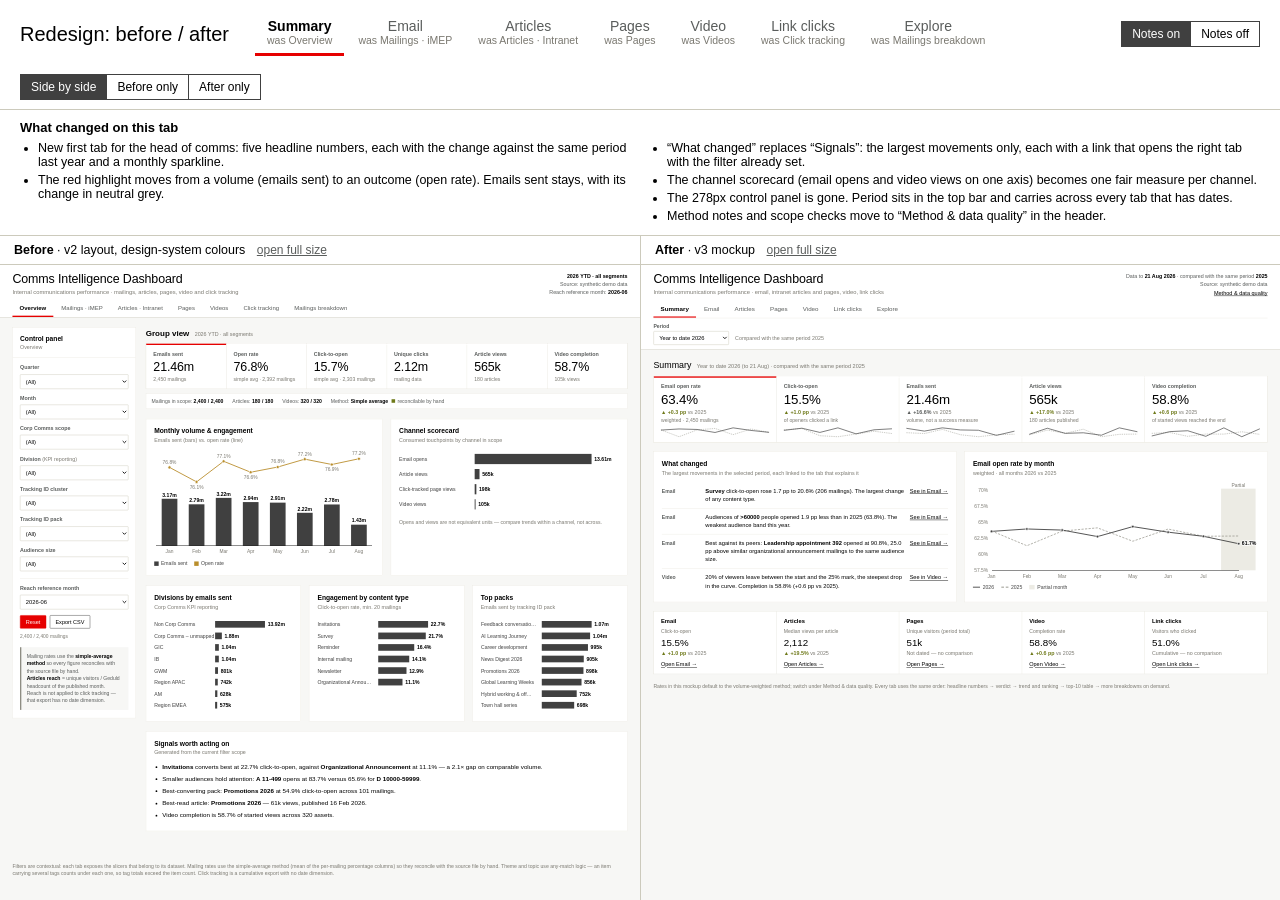
<file: dashboard/compare.html>
<!DOCTYPE html>
<html lang="en">
<head>
<meta charset="utf-8">
<meta name="viewport" content="width=device-width, initial-scale=1">
<title>Dashboard Redesign Compare</title>
<style>
:root{--primary:#E60000;--black:#000;--white:#fff;--grey-1:#CCCABC;--grey-4:#7A7870;--grey-5:#5A5D5C;--grey-6:#404040;--bg:#F7F7F5;--surface:#ECEBE4;
  --font-sans:"Frutiger 45 Light","Frutiger","Helvetica Neue",Helvetica,Arial,"Segoe UI",Roboto,system-ui,sans-serif}
*{box-sizing:border-box}html,body{margin:0;height:100%}
body{font-family:var(--font-sans);background:var(--bg);color:var(--black);display:flex;flex-direction:column;font-size:14px}
button{font-family:inherit}
.bar{background:var(--white);border-bottom:1px solid var(--grey-1);padding:10px 20px 0;display:flex;gap:18px;align-items:flex-end;flex-wrap:wrap}
.bar h1{margin:0 8px 10px 0;font-size:20px;font-weight:300}
.tabs{display:flex;gap:2px}
.tab{border:0;background:none;padding:8px 12px 7px;font-size:14px;color:var(--grey-5);cursor:pointer;border-bottom:3px solid transparent}
.tab:hover{color:var(--black)}.tab.on{color:var(--black);font-weight:600;border-bottom-color:var(--primary)}
.tab small{display:block;font-size:10.5px;color:var(--grey-4);font-weight:400}
.sp{flex:1}
.seg{display:inline-flex;border:1px solid var(--grey-6);margin-bottom:9px}
.seg button{border:0;border-left:1px solid var(--grey-6);background:var(--white);padding:5px 10px;font-size:12px;cursor:pointer}
.seg button:first-child{border-left:0}.seg button.on{background:var(--grey-6);color:var(--white)}
.notes{background:var(--white);border-bottom:1px solid var(--grey-1);padding:10px 20px 12px;font-size:12.5px}
.notes.off{display:none}
.notes h2{margin:0 0 6px;font-size:13px;font-weight:600}
.notes ul{margin:0;padding-left:18px;columns:2;column-gap:36px}.notes li{margin-bottom:4px;break-inside:avoid}
.cols{flex:1;display:grid;grid-template-columns:1fr 1fr;min-height:0}
.cols.only-v3{grid-template-columns:0 1fr}.cols.only-v2{grid-template-columns:1fr 0}
.col{display:flex;flex-direction:column;min-width:0;min-height:0;overflow:hidden;border-left:1px solid var(--grey-1)}
.col:first-child{border-left:0}
.lbl{padding:7px 14px;font-size:12.5px;background:var(--white);border-bottom:1px solid var(--grey-1)}.lbl b{font-weight:600}
.lbl a{color:var(--grey-5);margin-left:8px;font-size:12px}
.frame{flex:1;position:relative;overflow:hidden}
.frame iframe{position:absolute;top:0;left:0;border:0;transform-origin:0 0;background:var(--white)}
</style>
</head>
<body>
<div class="bar">
  <h1>Redesign: before / after</h1>
  <div class="tabs" id="tabs"></div>
  <div class="sp"></div>
  <div class="seg" id="notesSeg"><button class="on" data-v="1">Notes on</button><button data-v="0">Notes off</button></div>
  <div class="seg" id="layout"><button class="on" data-v="both">Side by side</button><button data-v="only-v2">Before only</button><button data-v="only-v3">After only</button></div>
</div>
<div class="notes" id="notes"></div>
<div class="cols" id="cols">
  <div class="col"><div class="lbl"><b>Before</b> &middot; v2 layout, design-system colours <a href="comms-intelligence-dashboard-demo.html" target="_blank">open full size</a></div>
    <div class="frame"><iframe id="f2" src="comms-intelligence-dashboard-demo.html" title="Current dashboard"></iframe></div></div>
  <div class="col"><div class="lbl"><b>After</b> &middot; v3 mockup <a href="comms-intelligence-dashboard-v3-demo.html" target="_blank">open full size</a></div>
    <div class="frame"><iframe id="f3" src="comms-intelligence-dashboard-v3-demo.html" title="Redesign mockup"></iframe></div></div>
</div>
<script>
/* v3 tab → matching v2 tab */
const TABS=[
  {v3:'summary',v2:'overview',l:'Summary',was:'Overview',n:[
    'New first tab for the head of comms: five headline numbers, each with the change against the same period last year and a monthly sparkline.',
    'The red highlight moves from a volume (emails sent) to an outcome (open rate). Emails sent stays, with its change in neutral grey.',
    '“What changed” replaces “Signals”: the largest movements only, each with a link that opens the right tab with the filter already set.',
    'The channel scorecard (email opens and video views on one axis) becomes one fair measure per channel.',
    'The 278px control panel is gone. Period sits in the top bar and carries across every tab that has dates.',
    'Method notes and scope checks move to “Method & data quality” in the header.']},
  {v3:'email',v2:'mailings',l:'Email',was:'Mailings · iMEP',n:[
    'Six headline numbers become four, each with the change vs 2025. Method box and scope line move to the Method panel.',
    'The long interpretation box becomes a verdict badge and one sentence. “Why, and how to report it” opens on demand. The verdict now uses the change vs last year, not fixed cut-offs.',
    'Grouped bars of two rates on one axis become two small line charts: 2026 vs 2025, partial month shaded.',
    'The league table sorted by audience size becomes a peer table: each mailing against the median of its content type and audience band. Toggle for best, weakest or largest.',
    'Content-type bars show n and an average line, and clicking a bar filters the whole tab (chips show what is active).',
    'Twelve sidebar filters become three in the bar plus “More filters”. The bubble chart becomes a table by audience band.',
    'Rates default to volume-weighted (switchable). The click-through sentence is corrected.']},
  {v3:'articles',v2:'articles',l:'Articles',was:'Articles · Intranet',n:[
    'Views compared with 2025, plus median views per article: a fair per-article measure that doesn’t just grow with volume.',
    'The yellow “unique visitors” warning moves into the Method panel. The headline area stays clean.',
    'Themes are ranked by median, not average, with n on every bar, so one viral article can’t carry a theme.',
    'Six charts become two charts and a table. Topics, channels and authors sit behind “More breakdowns”; the author chart is labelled as not like-for-like.']},
  {v3:'pages',v2:'pages',l:'Pages',was:'Pages',n:[
    '.aspx filenames become readable page titles in charts and tables.',
    'The period filter is disabled and says why: this export has no dates.',
    'Why Pages and Link clicks totals differ is explained in the Method panel.',
    'Clicking a visitor-division bar filters every view on the tab.']},
  {v3:'video',v2:'videos',l:'Video',was:'Videos',n:[
    'Completion rate becomes the headline outcome, with the change vs 2025.',
    'The drop-off curve moves first, because it carries the key insight. The verdict names the steepest drop.',
    'The engagement score is explained in a tooltip instead of a long box.',
    'Owner charts sit behind “More breakdowns”; clicking an owner filters the tab.']},
  {v3:'clicks',v2:'clicks',l:'Link clicks',was:'Click tracking',n:[
    'CTVR and UCTUVR are renamed “Click rate per view” and “Visitors who clicked”. The old names are kept in tooltips.',
    'The full-URL destination table becomes a “most-clicked links” chart, with domains in the tooltip.',
    'The Downloads column only appears when there are downloads.',
    'Clicking a page bar focuses the tab on that page.']},
  {v3:'explore',v2:'breakdown',l:'Explore',was:'Mailings breakdown',n:[
    'A minimum-mailings threshold hides tiny groups. Every bar shows n and there is an average line.',
    'Explore follows the Email filters and the rate method, so the numbers match the Email tab.']}];
let cur=TABS[0];
const f2=document.getElementById('f2'),f3=document.getElementById('f3');
function send(){try{f2.contentWindow.postMessage({tab:cur.v2},'*');f3.contentWindow.postMessage({tab:cur.v3},'*');}catch(e){}}
function renderTabs(){document.getElementById('tabs').innerHTML=TABS.map((t,i)=>`<button class="tab${t===cur?' on':''}" data-i="${i}">${t.l}<small>was ${t.was}</small></button>`).join('');
  document.querySelectorAll('#tabs .tab').forEach(b=>b.addEventListener('click',()=>{cur=TABS[+b.dataset.i];renderTabs();send();}));
  document.getElementById('notes').innerHTML=`<h2>What changed on this tab</h2><ul>${cur.n.map(x=>`<li>${x}</li>`).join('')}</ul>`;
  fit();}
/* render each dashboard at desktop width, then scale it to its column */
const DESK=1440;
function fit(){[f2,f3].forEach(f=>{const box=f.parentElement,w=box.clientWidth,h=box.clientHeight;if(!w)return;const s=Math.min(1,w/DESK);
  f.style.width=DESK+'px';f.style.height=(h/s)+'px';f.style.transform=`scale(${s})`;});}
[f2,f3].forEach(f=>f.addEventListener('load',()=>setTimeout(send,150)));
document.querySelectorAll('#layout button').forEach(b=>b.addEventListener('click',()=>{
  document.querySelectorAll('#layout button').forEach(x=>x.classList.toggle('on',x===b));
  const c=document.getElementById('cols');c.className='cols'+(b.dataset.v==='both'?'':' '+b.dataset.v);fit();}));
document.querySelectorAll('#notesSeg button').forEach(b=>b.addEventListener('click',()=>{
  document.querySelectorAll('#notesSeg button').forEach(x=>x.classList.toggle('on',x===b));
  document.getElementById('notes').classList.toggle('off',b.dataset.v==='0');fit();}));
window.addEventListener('resize',fit);
renderTabs();
</script>
</body>
</html>
</file>
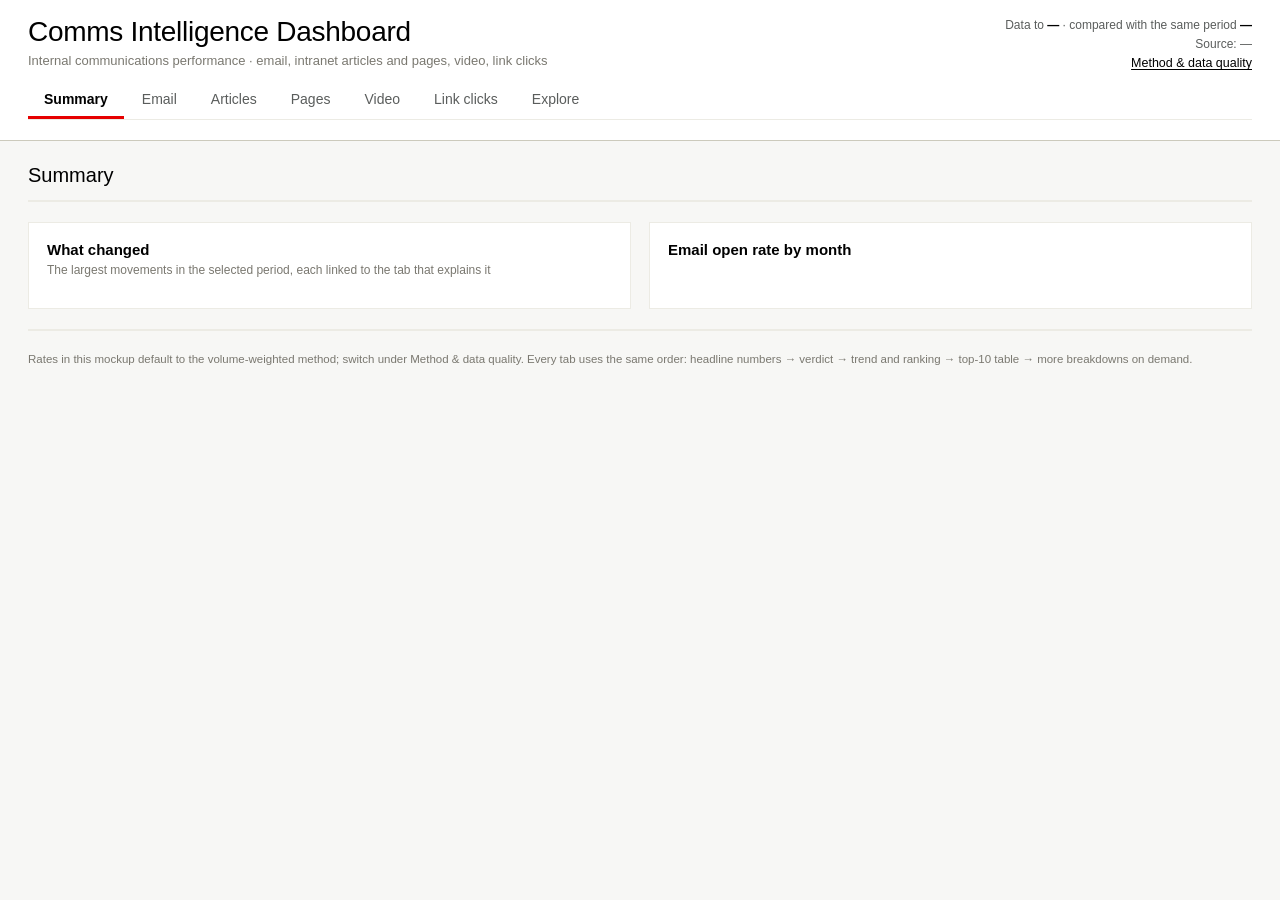
<file: dashboard/template-v3.html>
<!DOCTYPE html>
<html lang="en">
<head>
<meta charset="utf-8">
<meta name="viewport" content="width=device-width, initial-scale=1">
<title>Comms Intelligence Dashboard</title>
<style>
/* Tokens mirrored from Arbeit/00-design-system/corporate-design-system.css — do not retype hex values elsewhere */
:root{
  --primary:#E60000;--primary-dark:#8A000A;--white:#FFFFFF;--black:#000000;
  --grey-1:#CCCABC;--grey-2:#B8B3A2;--grey-3:#8E8D83;--grey-4:#7A7870;--grey-5:#5A5D5C;--grey-6:#404040;
  --bordeaux-1:#BD000C;--bronze-1:#B98E2C;--bronze-2:#946F29;
  --bg:#F7F7F5;--surface:#ECEBE4;--surface-alt:#F5F0E1;--row-alt:#F8F7F2;
  --success:#6F7A1A;--warning:#E4A911;--danger:#BD000C;
  --radius:2px;
  --font-sans:"Frutiger 45 Light","Frutiger","Helvetica Neue",Helvetica,Arial,"Segoe UI",Roboto,system-ui,sans-serif;
  --card:var(--white);--line:var(--grey-1);--line-soft:var(--surface);
  --s1:var(--grey-6);   /* current year, every single-series bar */
  --s-ctx:var(--grey-3);/* context: prior year, non-selected bars */
}
*{box-sizing:border-box}html,body{margin:0;padding:0}
body{background:var(--bg);color:var(--black);font-family:var(--font-sans);font-size:14px;line-height:1.45;-webkit-font-smoothing:antialiased}
button{font-family:inherit}
.topbar{position:sticky;top:0;z-index:20;background:var(--white);border-bottom:1px solid var(--line)}
.wrap{max-width:1480px;margin:0 auto;padding-left:28px;padding-right:28px}
.hwrap{padding-top:16px;padding-bottom:6px;display:flex;gap:22px;align-items:flex-start}
.brand h1{margin:0;font-size:28px;font-weight:300;letter-spacing:-.01em;line-height:1.15}
.brand p{margin:4px 0 0;color:var(--grey-4);font-size:13px}
.hmeta{margin-left:auto;text-align:right;font-size:12px;color:var(--grey-5);line-height:1.6}.hmeta b{color:var(--black);font-weight:600}
.tabwrap{display:flex;gap:2px;overflow-x:auto}
.tab{padding:11px 16px 9px;font-size:14px;color:var(--grey-5);cursor:pointer;border:0;background:none;border-bottom:3px solid transparent;white-space:nowrap}
.tab:hover{color:var(--black)}.tab.active{color:var(--black);border-bottom-color:var(--primary);font-weight:600}
/* filter bar — replaces the 278px control panel */
.fbar{border-top:1px solid var(--line-soft);padding-top:10px;padding-bottom:10px;display:flex;gap:10px 14px;align-items:flex-end;flex-wrap:wrap}
.fctl label{display:block;font-size:11.5px;color:var(--grey-5);font-weight:600;margin-bottom:3px}
.fctl select{min-width:150px;max-width:220px}
.fctl.per select{min-width:170px}
.fctl .cmpnote{font-size:12px;color:var(--grey-4);padding:7px 0}
.fsp{flex:1}
select,input[type=search]{width:100%;padding:6px 8px;border:1px solid var(--line);background:var(--white);font-family:inherit;font-size:13px;color:var(--black);border-radius:var(--radius)}
select:disabled{background:var(--bg);color:var(--grey-4);cursor:not-allowed}
select:focus,input:focus,.btn:focus-visible,.tab:focus-visible,.lnk:focus-visible{outline:2px solid var(--grey-6);outline-offset:-2px}
.btn{border:1px solid var(--grey-6);background:var(--white);color:var(--black);padding:6px 12px;font-size:12.5px;cursor:pointer;border-radius:var(--radius);white-space:nowrap}
.btn:hover{background:var(--surface)}
.btn b{display:inline-block;min-width:17px;padding:0 4px;margin-left:5px;background:var(--grey-6);color:var(--white);font-size:11px;font-weight:600}
.lnk{border:0;background:none;padding:0;color:var(--black);font-size:12.5px;cursor:pointer;text-decoration:underline;text-underline-offset:2px}
.lnk:hover{color:var(--grey-5)}
.chips{display:flex;gap:6px;flex-wrap:wrap;align-items:center;padding-bottom:10px;font-size:12px;color:var(--grey-4)}
.chips:empty{display:none}
.chip{display:inline-flex;align-items:center;gap:4px;background:var(--surface);padding:3px 3px 3px 9px;font-size:12px;color:var(--black)}
.chip button{border:0;background:none;cursor:pointer;font-size:14px;line-height:1;padding:0 5px;color:var(--grey-5)}.chip button:hover{color:var(--black)}
main{padding-top:20px;padding-bottom:48px}
.panel{display:none}.panel.active{display:block}
.sect{margin-bottom:20px}
.sect-h{display:flex;align-items:baseline;gap:12px;margin:0 0 10px;flex-wrap:wrap}.sect-h h3{margin:0;font-size:20px;font-weight:300}.sect-h span{font-size:12.5px;color:var(--grey-4)}
/* KPI tiles: max five, change vs prior year + sparkline */
.kpis{display:grid;grid-template-columns:repeat(auto-fit,minmax(180px,1fr));gap:1px;background:var(--line-soft);border:1px solid var(--line-soft)}
.kpi{background:var(--card);padding:12px 16px 10px;border-top:3px solid var(--card);position:relative}
.kpi.hl{border-top-color:var(--primary)}
.k-l{font-size:12px;color:var(--grey-5);font-weight:600}
.k-v{font-size:30px;font-weight:300;letter-spacing:-.01em;margin-top:2px;line-height:1.15}
.k-d{font-size:12px;margin-top:3px;min-height:18px}.k-d:empty{display:none}.k-s{font-size:11.5px;color:var(--grey-4);margin-top:1px}
.dl{font-weight:600}.dl.up{color:var(--success)}.dl.down{color:var(--danger)}.dl.flat{color:var(--grey-5)}.dl.na{color:var(--grey-4);font-weight:400}
.dl .vs{font-weight:400;color:var(--grey-4)}
svg.spark{display:block;width:100%;height:24px;margin-top:6px;overflow:visible}
.sp-cur{fill:none;stroke:var(--s1);stroke-width:1.5}.sp-prev{fill:none;stroke:var(--s-ctx);stroke-width:1;stroke-dasharray:3 2}
.info{display:inline-block;width:14px;height:14px;line-height:13px;text-align:center;border:1px solid var(--grey-3);color:var(--grey-5);font-size:10px;font-weight:600;cursor:help;margin-left:3px;vertical-align:1px;border-radius:50%}
/* verdict line: one sentence, details on demand */
.vline{background:var(--card);border:1px solid var(--line-soft);border-left:3px solid var(--primary);padding:12px 16px}
.vline .vh{display:flex;gap:10px;align-items:baseline;flex-wrap:wrap}
.vline .vt{font-size:14px;flex:1;min-width:280px}
.verdict{font-size:11.5px;font-weight:600;padding:2px 8px;background:var(--surface);color:var(--black);white-space:nowrap}
.verdict.good{background:var(--success);color:var(--white)}.verdict.warn{background:var(--warning);color:var(--black)}.verdict.bad{background:var(--danger);color:var(--white)}
details.why{margin-top:6px}
details.why>summary,details.more>summary{cursor:pointer;font-size:12.5px;color:var(--grey-5);list-style:none;user-select:none}
details.why>summary::-webkit-details-marker,details.more>summary::-webkit-details-marker{display:none}
details.why>summary::before,details.more>summary::before{content:'▸';display:inline-block;width:14px;color:var(--grey-5)}
details[open].why>summary::before,details[open].more>summary::before{content:'▾'}
details.why>summary:hover,details.more>summary:hover{color:var(--black)}
.whyb{padding:12px 0 2px 14px;font-size:12.5px}
.whyb ul{margin:8px 0;padding-left:18px}.whyb li{margin-bottom:5px}
.cmp{display:grid;grid-template-columns:1fr 1fr;gap:1px;background:var(--line-soft);border:1px solid var(--line-soft);margin-bottom:10px}
.cmp>div{background:var(--card);padding:10px 13px}
.m-l{font-size:12px;font-weight:600;color:var(--grey-5)}.m-v{font-size:22px;font-weight:300;margin:2px 0}
.m-q{font-size:11.5px;color:var(--grey-5);font-style:italic}.m-f{font-size:11px;color:var(--grey-4);margin-top:3px}
.rep{background:var(--surface);padding:9px 12px;margin-top:10px}.rep b{display:block;font-size:11.5px;color:var(--grey-5);margin-bottom:2px;font-weight:600}
.grid2{display:grid;grid-template-columns:1fr 1fr;gap:18px}.grid3{display:grid;grid-template-columns:1fr 1fr 1fr;gap:18px}
@media(max-width:1180px){.grid2,.grid3{grid-template-columns:1fr}}
.card{background:var(--card);border:1px solid var(--line-soft);padding:16px 18px 16px;min-width:0}
.card h4{margin:0 0 2px;font-size:15px;font-weight:600}.card .sub{font-size:12px;color:var(--grey-4);margin-bottom:12px}
.card-h{display:flex;gap:14px;align-items:flex-start;flex-wrap:wrap;margin-bottom:10px}.card-h>div:first-child{flex:1;min-width:260px}.card-h .sub{margin-bottom:0}
.sm2{display:grid;grid-template-columns:1fr 1fr;gap:16px}.smt{font-size:12px;font-weight:600;color:var(--grey-5);margin-bottom:2px}
svg{display:block;width:100%;overflow:visible}
.g-lbl{font-size:11.5px;fill:var(--grey-6)}.g-val{font-size:11.5px;fill:var(--black);font-weight:600;paint-order:stroke;stroke:var(--white);stroke-width:3px;stroke-linejoin:round}.g-ax{font-size:11px;fill:var(--grey-4)}.g-n{font-size:11px;fill:var(--grey-4);font-weight:400;paint-order:stroke;stroke:var(--white);stroke-width:3px}
.bar{fill:var(--s1)}.bar.ctx{fill:var(--s-ctx)}.bar.dim{fill:var(--grey-2)}
.row.click{cursor:pointer}.row.click:hover .bar{fill:var(--black)}.row.click:hover .g-lbl{fill:var(--black);text-decoration:underline}
.axis{stroke:var(--black);stroke-width:1;shape-rendering:crispEdges}
.avgline{stroke:var(--grey-5);stroke-width:1.25;stroke-dasharray:4 3}
.ln{fill:none;stroke-width:2}.ln.cur{stroke:var(--s1)}.ln.prev{stroke:var(--s-ctx);stroke-width:1.5;stroke-dasharray:5 3}
.dot{fill:var(--s1);stroke:var(--white);stroke-width:1.5}
.blk{fill:var(--surface)}
.hov{fill:transparent}.hov:hover{fill:rgba(64,64,64,.06)}
.legend{display:flex;gap:16px;font-size:11.5px;color:var(--grey-6);margin-top:8px;flex-wrap:wrap}
.legend i{display:inline-block;width:16px;height:0;margin-right:6px;vertical-align:3px;border-top:2px solid var(--s1)}
.legend i.prev{border-top:2px dashed var(--s-ctx)}.legend i.blk{width:12px;height:10px;border:0;background:var(--surface);vertical-align:-1px}
.legend i.avg{border-top:1.5px dashed var(--grey-5)}
.note{font-size:11.5px;color:var(--grey-4);margin-top:8px}
table{width:100%;border-collapse:collapse;font-size:12.5px}
.tbl{border-top:1px solid var(--black);border-bottom:1px solid var(--black)}
.tbl.scroll{max-height:560px;overflow:auto}
th{text-align:left;font-size:11.5px;font-weight:600;color:var(--black);padding:7px 8px 6px;white-space:nowrap;background:var(--white);box-shadow:inset 0 -1px 0 var(--black)}
.tbl.scroll thead th{position:sticky;top:0;z-index:2}
th.num,td.num{text-align:right}
td{padding:7px 8px;border-bottom:1px solid var(--line-soft);vertical-align:top}
tbody tr:last-child td{border-bottom:0}tbody tr:hover{background:var(--row-alt)}
td.t{max-width:320px}td .s{display:block;font-size:11px;color:var(--grey-4);margin-top:1px}
.tag{display:inline-block;font-size:11px;padding:0 6px;border:1px solid var(--line);color:var(--grey-6);margin:0 4px 2px 0}
.tag.top{background:var(--surface);border-color:var(--surface);color:var(--black)}
.tfoot{display:flex;justify-content:space-between;align-items:center;margin-top:8px;font-size:11.5px;color:var(--grey-4)}
.seg{display:inline-flex;border:1px solid var(--grey-6)}
.seg button{border:0;background:var(--white);padding:5px 10px;font-size:12px;cursor:pointer;border-left:1px solid var(--grey-6)}
.seg button:first-child{border-left:0}.seg button:hover{background:var(--surface)}.seg button.on{background:var(--grey-6);color:var(--white)}
details.more{background:var(--card);border:1px solid var(--line-soft);padding:12px 18px}
details.more>summary{font-size:14px;font-weight:600;color:var(--black)}
details.more>summary span{font-weight:400;font-size:12px;color:var(--grey-4);margin-left:8px}
details.more>.mb{padding-top:14px}
details.more .card{border:0;padding:0}
/* summary */
.sig{list-style:none;margin:4px 0 0;padding:0}
.sig li{display:grid;grid-template-columns:86px 1fr auto;gap:12px;align-items:baseline;padding:10px 0;border-top:1px solid var(--line-soft);font-size:13px}
.sig li:first-child{border-top:0}
.sig .k{font-size:11.5px;font-weight:600;color:var(--grey-5)}
.chan{display:grid;grid-template-columns:repeat(5,1fr);gap:1px;background:var(--line-soft);border:1px solid var(--line-soft)}
@media(max-width:1180px){.chan{grid-template-columns:repeat(2,1fr)}}
.chan>div{background:var(--card);padding:12px 16px}
.chan .cn{font-size:13px;font-weight:600}.chan .cm{font-size:11.5px;color:var(--grey-4);margin-top:6px}
.chan .cv{font-size:22px;font-weight:300;margin-top:1px}.chan .cd{font-size:12px;min-height:18px}
.chan .lnk{margin-top:8px;display:inline-block}
/* drawer — method, data quality, secondary filters */
.drawer{position:fixed;top:0;right:0;bottom:0;width:min(480px,100vw);background:var(--white);border-left:1px solid var(--grey-6);z-index:50;
  transform:translateX(102%);transition:transform .18s ease;overflow-y:auto;padding:18px 22px 40px}
.drawer.open{transform:none}
.dh{display:flex;align-items:baseline;gap:10px;margin-bottom:14px}.dh h2{margin:0;font-size:20px;font-weight:300;flex:1}
.dh button{border:0;background:none;font-size:22px;line-height:1;cursor:pointer;color:var(--grey-5)}
.ds{border-top:1px solid var(--line-soft);padding:12px 0}.ds h5{margin:0 0 6px;font-size:13px;font-weight:600}
.ds p{margin:5px 0;font-size:12.5px;color:var(--grey-6)}
.ds .fgroup{margin-bottom:11px}.ds .fgroup label{display:block;font-size:12px;color:var(--grey-5);font-weight:600;margin-bottom:4px}
.chk{display:flex;flex-direction:column;gap:3px;font-size:12px}.chk div{display:flex;justify-content:space-between;gap:10px;padding:3px 0;border-bottom:1px solid var(--line-soft)}
.chk b{font-weight:600}
.rag{display:inline-block;width:8px;height:8px;margin-right:6px}.rag.ok{background:var(--success)}.rag.warn{background:var(--warning)}
.radio{display:flex;flex-direction:column;gap:6px;font-size:12.5px;margin:6px 0}.radio label{display:flex;gap:8px;align-items:flex-start;cursor:pointer}
.mrow{display:grid;grid-template-columns:1fr 1fr;gap:1px;background:var(--line-soft);border:1px solid var(--line-soft);margin:8px 0}
.mrow>div{background:var(--card);padding:9px 11px}.mrow .v1{font-size:17px;font-weight:300}.mrow .t1{font-size:11.5px;font-weight:600;color:var(--grey-5)}
code{background:var(--bg);padding:1px 5px;font-family:Consolas,monospace;font-size:11.5px}
.exctl{display:flex;gap:14px;flex-wrap:wrap;align-items:flex-end;margin-bottom:14px}
.exctl label{display:block;font-size:12px;color:var(--grey-5);font-weight:600;margin-bottom:4px}
footer{padding-bottom:40px;font-size:11.5px;color:var(--grey-4)}
.tt{position:fixed;pointer-events:none;background:var(--grey-6);color:var(--white);font-size:11.5px;padding:6px 9px;z-index:99;display:none;max-width:320px}
</style>
</head>
<body>
<div class="topbar">
  <header><div class="wrap hwrap">
    <div class="brand"><h1>Comms Intelligence Dashboard</h1>
      <p>Internal communications performance &middot; email, intranet articles and pages, video, link clicks</p></div>
    <div class="hmeta">Data to <b id="hAsOf">—</b> &middot; compared with the same period <b id="hPy">—</b><br>Source: <span id="hSrc">—</span><br>
      <button class="lnk" id="bMethod">Method &amp; data quality</button></div>
  </div></header>
  <nav class="tabs"><div class="wrap tabwrap">
    <button class="tab active" data-p="summary">Summary</button>
    <button class="tab" data-p="email">Email</button>
    <button class="tab" data-p="articles">Articles</button>
    <button class="tab" data-p="pages">Pages</button>
    <button class="tab" data-p="video">Video</button>
    <button class="tab" data-p="clicks">Link clicks</button>
    <button class="tab" data-p="explore">Explore</button>
  </div></nav>
  <div class="wrap"><div class="fbar" id="fbar"></div><div class="chips" id="chips"></div></div>
</div>

<main class="wrap">
<!-- ======================= SUMMARY ======================= -->
<section class="panel active" id="p-summary">
  <div class="sect-h"><h3>Summary</h3><span id="smScope"></span></div>
  <div class="sect"><div class="kpis" id="smKpi"></div></div>
  <div class="grid2 sect">
    <div class="card"><h4>What changed</h4><div class="sub">The largest movements in the selected period, each linked to the tab that explains it</div><ul class="sig" id="smSig"></ul></div>
    <div class="card"><h4>Email open rate by month</h4><div class="sub" id="smTrendSub"></div><div id="cSmTrend"></div>
      <div class="legend" id="smLeg"></div></div>
  </div>
  <div class="sect"><div class="chan" id="smChan"></div></div>
</section>

<!-- ======================= EMAIL ======================= -->
<section class="panel" id="p-email">
  <div class="sect-h"><h3>Email</h3><span id="emScope"></span></div>
  <div class="sect"><div class="kpis" id="emKpi"></div></div>
  <div class="sect" id="emVerdict"></div>
  <div class="grid2 sect">
    <div class="card"><h4>Open rate and click-to-open by month</h4><div class="sub" id="emTrendSub"></div>
      <div class="sm2"><div><div class="smt">Open rate</div><div id="cEmOpen"></div></div><div><div class="smt">Click-to-open</div><div id="cEmCto"></div></div></div>
      <div class="legend" id="emLeg"></div></div>
    <div class="card"><h4>Click-to-open by content type</h4><div class="sub">Click a bar to filter the tab &middot; n = mailings</div><div id="cEmCt"></div></div>
  </div>
  <div class="card sect"><div class="card-h"><div><h4>Mailings compared with their peers</h4>
      <div class="sub">Peers = mailings of the same content type and audience size band, year to date &middot; mailings under 50 recipients left out</div></div>
      <div class="seg" id="emSeg"></div></div>
    <div class="tbl" id="emTblWrap"><table id="tEm"></table></div><div class="tfoot"><span id="emTblNote"></span><button class="lnk" id="emMore"></button></div></div>
  <details class="more sect"><summary>More breakdowns<span>Audience size &middot; packs &middot; divisions</span></summary><div class="mb grid3">
    <div class="card"><h4>By audience size</h4><div class="sub">Compare mailings within a band, not across bands</div><div class="tbl"><table id="tEmBand"></table></div></div>
    <div class="card"><h4>Click-to-open by pack</h4><div class="sub">Tracking ID pack, min. 3 mailings &middot; n = mailings</div><div id="cEmPack"></div></div>
    <div class="card"><h4>Emails sent by division</h4><div class="sub">Corp Comms KPI reporting &middot; click to filter</div><div id="cEmDiv"></div></div>
  </div></details>
</section>

<!-- ======================= ARTICLES ======================= -->
<section class="panel" id="p-articles">
  <div class="sect-h"><h3>Articles</h3><span id="arScope"></span></div>
  <div class="sect"><div class="kpis" id="arKpi"></div></div>
  <div class="sect" id="arVerdict"></div>
  <div class="grid2 sect">
    <div class="card"><h4>Views by publishing month</h4><div class="sub" id="arTrendSub"></div><div id="cArTrend"></div><div class="legend" id="arLeg"></div></div>
    <div class="card"><h4>Median unique visitors per article, by theme</h4><div class="sub">Median, so one viral article cannot carry a theme &middot; click a bar to filter &middot; n = articles</div><div id="cArTheme"></div></div>
  </div>
  <div class="card sect"><div class="card-h"><div><h4>Most-read articles</h4><div class="sub">Reach = unique visitors &divide; internal headcount of the publishing month</div></div></div>
    <div class="tbl" id="arTblWrap"><table id="tAr"></table></div><div class="tfoot"><span id="arTblNote"></span><button class="lnk" id="arMore"></button></div></div>
  <details class="more sect"><summary>More breakdowns<span>Topic tags &middot; news channels &middot; authors</span></summary><div class="mb grid3">
    <div class="card"><h4>Topic tags</h4><div class="sub">Median unique visitors, min. 2 articles &middot; any-match</div><div id="cArTopic"></div></div>
    <div class="card"><h4>News channels</h4><div class="sub">Median unique visitors, min. 3 articles</div><div id="cArChan"></div></div>
    <div class="card"><h4>Authors</h4><div class="sub">Median unique visitors, min. 3 articles</div><div id="cArAuthor"></div>
      <div class="note">Not like-for-like: executive messages, features and HR notices reach different audiences. Use for context, not ranking people.</div></div>
  </div></details>
</section>

<!-- ======================= PAGES ======================= -->
<section class="panel" id="p-pages">
  <div class="sect-h"><h3>Pages</h3><span id="pgScope"></span></div>
  <div class="sect"><div class="kpis" id="pgKpi"></div></div>
  <div class="sect" id="pgVerdict"></div>
  <div class="grid2 sect">
    <div class="card"><h4>Top pages by unique visitors</h4><div class="sub">Page titles, period total</div><div id="cPgTop"></div></div>
    <div class="card"><h4>Who visits &mdash; by division</h4><div class="sub">Unique visitors &middot; click a bar to filter every view on this tab</div><div id="cPgDiv"></div></div>
  </div>
  <div class="card sect"><div class="card-h"><div><h4>Pages</h4><div class="sub">Views per visitor shows how often people come back</div></div></div>
    <div class="tbl" id="pgTblWrap"><table id="tPg"></table></div><div class="tfoot"><span id="pgTblNote"></span><button class="lnk" id="pgMore"></button></div></div>
  <details class="more sect"><summary>More breakdowns<span>Visitor region &middot; theme &middot; content type</span></summary><div class="mb grid3">
    <div class="card"><h4>Who visits &mdash; by region</h4><div class="sub">Unique visitors &middot; click to filter</div><div id="cPgReg"></div></div>
    <div class="card"><h4>Theme</h4><div class="sub">Average unique visitors per page &middot; n = pages</div><div id="cPgTheme"></div></div>
    <div class="card"><h4>Content type</h4><div class="sub">Average unique visitors per page &middot; n = pages</div><div id="cPgCt"></div></div>
  </div></details>
</section>

<!-- ======================= VIDEO ======================= -->
<section class="panel" id="p-video">
  <div class="sect-h"><h3>Video</h3><span id="vdScope"></span></div>
  <div class="sect"><div class="kpis" id="vdKpi"></div></div>
  <div class="sect" id="vdVerdict"></div>
  <div class="grid2 sect">
    <div class="card"><h4>Where viewers drop off</h4><div class="sub">Share of started views still watching at each point</div><div id="cVdFunnel"></div></div>
    <div class="card"><h4>Views by publishing month</h4><div class="sub" id="vdTrendSub"></div><div id="cVdTrend"></div><div class="legend" id="vdLeg"></div></div>
  </div>
  <div class="card sect"><div class="card-h"><div><h4>Most-watched videos</h4><div class="sub">Completion = views reaching the end &divide; started views</div></div></div>
    <div class="tbl" id="vdTblWrap"><table id="tVd"></table></div><div class="tfoot"><span id="vdTblNote"></span><button class="lnk" id="vdMore"></button></div></div>
  <details class="more sect"><summary>More breakdowns<span>By owner</span></summary><div class="mb grid2">
    <div class="card"><h4>Completion rate by owner</h4><div class="sub">Min. 5 videos &middot; click to filter &middot; n = videos</div><div id="cVdDiv"></div></div>
    <div class="card"><h4>Engagement score by owner</h4><div class="sub">Average platform score, min. 5 videos</div><div id="cVdEng"></div></div>
  </div></details>
</section>

<!-- ======================= LINK CLICKS ======================= -->
<section class="panel" id="p-clicks">
  <div class="sect-h"><h3>Link clicks</h3><span id="clScope"></span></div>
  <div class="sect"><div class="kpis" id="clKpi"></div></div>
  <div class="sect" id="clVerdict"></div>
  <div class="grid2 sect">
    <div class="card"><h4>Top pages by views</h4><div class="sub">Click a bar to focus on one page</div><div id="cClPages"></div></div>
    <div class="card"><h4>Most-clicked links</h4><div class="sub">Where people go from these pages</div><div id="cClLinks"></div></div>
  </div>
  <div class="card sect"><div class="card-h"><div><h4>Pages</h4><div class="sub">Click rate per view = clicks &divide; views &middot; visitors who clicked = unique clickers &divide; unique visitors</div></div></div>
    <div class="tbl" id="clTblWrap"><table id="tCl"></table></div><div class="tfoot"><span id="clTblNote"></span><button class="lnk" id="clMore"></button></div></div>
</section>

<!-- ======================= EXPLORE ======================= -->
<section class="panel" id="p-explore">
  <div class="sect-h"><h3>Explore email</h3><span>Pivot mailing performance on any dimension &middot; uses the Email filters</span></div>
  <div class="card sect">
    <div class="exctl">
      <div style="min-width:210px"><label for="exDim">Break down by</label><select id="exDim"></select></div>
      <div style="min-width:190px"><label for="exMetric">Metric</label><select id="exMetric"></select></div>
      <div style="min-width:120px"><label for="exTop">Show</label><select id="exTop"><option value="10">Top 10</option><option value="15" selected>Top 15</option><option value="25">Top 25</option><option value="999">All</option></select></div>
      <div style="min-width:140px"><label for="exMin">Min. mailings</label><select id="exMin"><option value="1">1</option><option value="5" selected>5</option><option value="20">20</option></select></div>
    </div>
    <div id="cEx"></div><div class="note" id="exNote"></div>
  </div>
  <div class="card sect"><h4>Detail</h4><div class="sub">Full metric set for the selected dimension</div><div class="tbl scroll"><table id="tEx"></table></div></div>
</section>

<footer>Rates in this mockup default to the volume-weighted method; switch under Method &amp; data quality. Every tab uses the same order: headline numbers &rarr; verdict &rarr; trend and ranking &rarr; top-10 table &rarr; more breakdowns on demand.</footer>
</main>

<aside class="drawer" id="drawer" aria-hidden="true"></aside>
<div class="tt" id="tt"></div>

<script>const DATA = /*__DATA__*/null;</script>
<script>
const $=s=>document.querySelector(s),$$=s=>Array.from(document.querySelectorAll(s));
/* 999,500+ rounds to 1.00m, never "1000k" */
const fmt=n=>{n=+n||0;const a=Math.abs(n);if(a>=1e9)return(n/1e9).toFixed(1)+'bn';if(a>=999500)return(n/1e6).toFixed(2)+'m';if(a>=1e4)return Math.round(n/1e3)+'k';return Math.round(n).toLocaleString('en-GB');};
const full=n=>Math.round(+n||0).toLocaleString('en-GB');
const pctAx=v=>{const x=v*100;return(Math.abs(x-Math.round(x))<1e-6?x.toFixed(0):x.toFixed(1))+'%';};
const pct=(n,d=1)=>n==null||isNaN(n)?'n/a':((+n||0)*100).toFixed(d)+'%';
const esc=s=>String(s==null?'':s).replace(/[&<>"]/g,c=>({'&':'&amp;','<':'&lt;','>':'&gt;','"':'&quot;'}[c]));
const MN=['','Jan','Feb','Mar','Apr','May','Jun','Jul','Aug','Sep','Oct','Nov','Dec'];
const trunc=(s,n)=>{s=String(s==null?'':s);return s.length>n?s.slice(0,n-1)+'…':s;};
const isDim=l=>/^\(|^unknown$/i.test(String(l));
const uniq=a=>[...new Set(a)].filter(x=>x!=null&&x!=='').sort((x,y)=>String(x).localeCompare(String(y),undefined,{numeric:true}));
const uniqTags=l=>[...new Set(l.flat())].filter(Boolean).sort((a,b)=>a.localeCompare(b));
const sum=(a,f)=>a.reduce((s,x)=>s+f(x),0);
const mean=a=>a.length?a.reduce((x,y)=>x+y,0)/a.length:null;
const median=a=>{if(!a.length)return null;const s=a.slice().sort((x,y)=>x-y),h=s.length>>1;return s.length%2?s[h]:(s[h-1]+s[h])/2;};
const tt=$('#tt');
function bindTip(el,html){el.addEventListener('mousemove',e=>{tt.innerHTML=html;tt.style.display='block';
  tt.style.left=Math.min(e.clientX+14,window.innerWidth-340)+'px';tt.style.top=(e.clientY+16)+'px';});
  el.addEventListener('mouseleave',()=>tt.style.display='none');}
const SVGNS='http://www.w3.org/2000/svg';
function el(t,a={},p){const n=document.createElementNS(SVGNS,t);for(const k in a)n.setAttribute(k,a[k]);if(p)p.appendChild(n);return n;}
function svgBox(host,h){host.innerHTML='';const w=host.clientWidth||600;const s=el('svg',{viewBox:`0 0 ${w} ${h}`,height:h},host);return{s,w,h};}
const empty=s=>{el('text',{x:0,y:24,class:'g-lbl'},s).textContent='No data in scope';};
/* page titles instead of .aspx filenames; domains instead of full tracking URLs */
const pageTitle=u=>{const s=decodeURIComponent(String(u).split('?')[0].replace(/\/$/,'').split('/').pop()||u).replace(/\.aspx$/i,'').replace(/[-_]+/g,' ').trim();return s.charAt(0).toUpperCase()+s.slice(1);};
const shortUrl=u=>{const m=String(u).match(/^https?:\/\/([^/?#]+)(\/[^?#]*)?/);if(!m)return u;const p=(m[2]||'').split('/').filter(Boolean);return m[1]+(p.length?(p.length>1?'/…/':'/')+p[p.length-1]:'');};

/* ==================== time basis ==================== */
const Y=DATA.year||2026,PY=DATA.prior?DATA.prior.year:null;
const AS_OF=DATA.asOf?new Date(DATA.asOf+'T00:00:00'):null;
const PARTIAL=AS_OF&&AS_OF.getDate()<new Date(AS_OF.getFullYear(),AS_OF.getMonth()+1,0).getDate()?AS_OF.getMonth()+1:null;
const mkMail=P=>({M:P,N:P.es.length,DIM:P.dims});
const CUR={ml:mkMail(DATA.mailP),arts:DATA.arts,vids:DATA.vids};
const PRV=DATA.prior?{ml:mkMail(DATA.prior.mailP),arts:DATA.prior.arts||[],vids:DATA.prior.vids||[]}:null;
const MONTHS=uniq(CUR.ml.M.m).map(Number);

/* ==================== state ==================== */
const ML0={cc:'all',div:'all',ct:'all',th:'all',tp:'all',tm:'all',cl:'all',pk:'all',tcl:'all',tid:''};
const S={period:'ytd',method:'w',tab:'summary',drawer:null,
  ml:{...ML0},
  ar:{name:'all',au:'all',ov:'all',th:'all',tp:'all',ts:'all',rg:'all',ch:'all',pk:'all',tcl:'all'},
  vd:{div:'all',lang:'all',name:''},
  pg:{site:'all',div:'all',ct:'all',th:'all',tp:'all',org:'all',rg:'all',vdiv:'all',vreg:'all'},
  cl:{site:'all',url:'all',dest:'',link:''},
  more:{},emSort:'bestO'};
/* one cut-off for every dataset, so tabs never disagree (a later export must not add months the others lack) */
const CUTOFF=AS_OF?AS_OF.getMonth()+1:Math.max(...MONTHS);
const inPer=m=>{if(m>CUTOFF)return false;const p=S.period;if(p==='ytd')return true;if(p[0]==='q')return Math.ceil(m/3)===+p.slice(1);return m===+p.slice(1);};
const perMonths=()=>MONTHS.filter(inPer);
function periodLabel(){const p=S.period,asof=AS_OF?`${AS_OF.getDate()} ${MN[AS_OF.getMonth()+1]}`:'';
  if(p==='ytd')return`Year to date ${Y}${asof?' (to '+asof+')':''}`;
  if(p[0]==='q'){const q=+p.slice(1),ms=MONTHS.filter(m=>Math.ceil(m/3)===q);return`Q${q} ${Y}${ms.includes(PARTIAL)?' (to '+asof+')':''}`;}
  const m=+p.slice(1);return`${MN[m]} ${Y}${m===PARTIAL?' (to '+asof+', partial)':''}`;}

/* ==================== rate method ==================== */
const R=(a,k)=>!a||!a.n?null:(S.method==='w'?{open:a.wOpen,cto:a.wCto,ctr:a.wCtr}:{open:a.open,cto:a.cto,ctr:a.ctr})[k];
const methodLbl=()=>S.method==='w'?'weighted':'simple average';

/* ==================== change vs prior year ==================== */
const dRate=(c,p)=>c==null||p==null?null:{v:(c-p)*100,k:'pp'};
const dCount=(c,p)=>!p?null:{v:(c/p-1)*100,k:'%'};
const dPts=(c,p)=>c==null||p==null?null:{v:c-p,k:'pts'};
function dHtml(d,o={}){if(!d)return`<span class="dl na">${esc(o.na||('No '+(PY||'prior-year')+' data'))}</span>`;
  const tol=d.k==='pp'?0.3:d.k==='pts'?0.5:1,flat=Math.abs(d.v)<tol,up=d.v>0;
  const cls=o.neutral||flat?'flat':(up===(o.good!=='down')?'up':'down');
  const unit=d.k==='pp'?' pp':d.k==='pts'?' pts':'%';
  return`<span class="dl ${cls}">${flat?'':up?'▲ ':'▼ '}${up?'+':''}${d.v.toFixed(1)}${unit}<span class="vs"> vs ${PY}</span></span>`;}
const dTxt=d=>!d?'':`${d.v>0?'+':''}${d.v.toFixed(1)}${d.k==='pp'?' pp':d.k==='pts'?' pts':'%'} vs ${PY}`;

/* ==================== charts ==================== */
function niceStep(r){const e=Math.pow(10,Math.floor(Math.log10(r||1))),f=r/e;return(f<=1?1:f<=2?2:f<=2.5?2.5:f<=5?5:10)*e;}
function niceScale(lo,hi,n=4){if(hi===lo)hi=lo+(Math.abs(lo)||1)*0.1;const st=niceStep((hi-lo)/n),a=Math.floor(lo/st)*st,b=Math.ceil(hi/st)*st,t=[];
  for(let v=a;v<=b+st/2;v+=st)t.push(+v.toFixed(10));return{lo:a,hi:b,ticks:t};}

/* ranked bars: n next to every value, dashed average line, selected bar dark / others context grey, click to filter */
function hBar(id,rows,o={}){const host=$('#'+id);if(!host)return;rows=rows.slice(0,o.limit||10);
  const rowH=o.rowH||26,pad=4,top=o.avg!=null?18:0,h=Math.max(60,top+rows.length*rowH+pad*2);const{s,w}=svgBox(host,h);
  if(!rows.length)return empty(s);
  const f=o.fmt||fmt,hasN=rows.some(r=>r.n!=null),labelW=Math.min(o.labelW||170,w*0.42),valW=hasN?104:64;
  const max=Math.max(...rows.map(r=>Math.abs(r.v)),o.avg||0)||1,bw0=w-labelW-valW;
  if(o.avg!=null){const x=labelW+(o.avg/max)*bw0;el('line',{x1:x,x2:x,y1:top-3,y2:h-pad,class:'avgline'},s);
    const anc=x>w-90?'end':x<labelW+60?'start':'middle';
    el('text',{x,y:11,class:'g-ax','text-anchor':anc},s).textContent=`Average = ${f(o.avg)}`;}
  rows.forEach((r,i)=>{const y=top+pad+i*rowH,g=el('g',{class:'row'+(o.onClick?' click':'')},s),maxCh=Math.max(8,Math.floor(labelW/6.3));
    const t=el('text',{x:0,y:y+rowH/2+4,class:'g-lbl'},g);t.textContent=trunc(r.l,maxCh);
    const bw=Math.max(1,(Math.abs(r.v)/max)*bw0);
    el('rect',{x:labelW,y:y+5,width:bw,height:rowH-11,class:'bar'+(isDim(r.l)?' dim':(o.sel&&o.sel!==r.l?' ctx':''))},g);
    const vt=el('text',{x:labelW+bw+6,y:y+rowH/2+4,class:'g-val'},g);vt.textContent=f(r.v);
    if(r.n!=null){const n=el('tspan',{class:'g-n',dx:5},vt);n.textContent='n='+full(r.n);}
    el('rect',{x:0,y,width:w,height:rowH,fill:'transparent'},g);
    bindTip(g,`<b>${esc(r.l)}</b><br>${f(r.v)}${r.n!=null?' · n = '+full(r.n):''}${r.note?'<br>'+esc(r.note):''}${o.onClick?'<br><i>Click to '+(o.sel===r.l?'clear filter':'filter')+'</i>':''}`);
    if(o.onClick)g.addEventListener('click',()=>{tt.style.display='none';o.onClick(r);});});
}

/* line chart: this year solid, prior year dashed, partial month shaded (Pastel block), labelled end value */
function lineChart(id,cats,series,o={}){const host=$('#'+id);if(!host)return;const h=o.h||210;const{s,w}=svgBox(host,h);
  const vals=series.flatMap(x=>x.v).filter(v=>v!=null);if(!cats.length||!vals.length)return empty(s);
  const f=o.fmt||fmt,ml=o.ml||42,mr=o.mr||46,mt=18,mb=22,iw=w-ml-mr,ih=h-mt-mb;
  /* minSpan keeps small wobbles from looking dramatic (rates: at least 10 points on the axis) */
  let vlo=o.zero?0:Math.min(...vals),vhi=Math.max(...vals);if(o.minSpan&&vhi-vlo<o.minSpan){const c=(vhi+vlo)/2;vlo=Math.max(0,c-o.minSpan/2);vhi=vlo+o.minSpan;}
  const sc=niceScale(vlo,vhi,o.ticks||4),lo=sc.lo,hi=sc.hi;
  const step=cats.length>1?iw/(cats.length-1):iw,X=i=>ml+(cats.length>1?i*step:iw/2),Yp=v=>mt+ih-(v-lo)/((hi-lo)||1)*ih;
  (o.blocks||[]).forEach(b=>{if(b.i0==null||b.i0<0)return;const x0=Math.max(ml-6,X(b.i0)-step/2),x1=Math.min(ml+iw+mr-8,X(b.i1)+step/2);
    el('rect',{x:x0,y:mt-4,width:Math.max(8,x1-x0),height:ih+4,class:'blk'},s);
    el('text',{x:(x0+x1)/2,y:mt-7,class:'g-ax','text-anchor':'middle'},s).textContent=b.label;});
  sc.ticks.forEach(t=>el('text',{x:ml-8,y:Yp(t)+4,class:'g-ax','text-anchor':'end'},s).textContent=(o.fmtAxis||f)(t));
  el('line',{x1:ml,x2:ml+iw,y1:mt+ih,y2:mt+ih,class:'axis'},s);
  cats.forEach((c,i)=>el('text',{x:X(i),y:h-5,class:'g-ax','text-anchor':'middle'},s).textContent=c);
  series.slice().reverse().forEach(sr=>{let d='';sr.v.forEach((v,i)=>{if(v==null)return;d+=(d&&sr.v[i-1]!=null?'L':'M')+X(i)+' '+Yp(v);});
    if(d)el('path',{d,class:'ln '+sr.cls},s);
    if(sr.cls==='cur'){sr.v.forEach((v,i)=>{if(v!=null)el('circle',{cx:X(i),cy:Yp(v),r:3,class:'dot'},s);});
      let li=-1;sr.v.forEach((v,i)=>{if(v!=null)li=i;});
      if(li>=0)el('text',{x:X(li)+7,y:Yp(sr.v[li])+4,class:'g-val'},s).textContent=f(sr.v[li]);}});
  cats.forEach((c,i)=>{const r=el('rect',{x:X(i)-step/2,y:mt,width:Math.max(10,step),height:ih,class:'hov'},s);
    bindTip(r,`<b>${esc(c)}</b>`+series.map(sr=>`<br>${esc(sr.name)}: ${sr.v[i]==null?'—':f(sr.v[i])}`).join('')+(o.tipExtra?o.tipExtra(i):''));});}

function sparkSvg(cur,prev){const all=[...cur,...(prev||[])].filter(v=>v!=null);if(all.length<3)return'';
  const lo=Math.min(...all),hi=Math.max(...all),r=(hi-lo)||1,n=cur.length,X=i=>n>1?i/(n-1)*100:50,Yp=v=>22-((v-lo)/r)*20;
  const pts=a=>a.map((v,i)=>v==null?null:X(i).toFixed(1)+','+Yp(v).toFixed(1)).filter(Boolean).join(' ');
  return`<svg class="spark" viewBox="0 0 100 24" preserveAspectRatio="none">${prev?`<polyline points="${pts(prev)}" class="sp-prev" vector-effect="non-scaling-stroke"/>`:''}<polyline points="${pts(cur)}" class="sp-cur" vector-effect="non-scaling-stroke"/></svg>`;}

function kpis(id,items){$('#'+id).innerHTML=items.map(k=>`<div class="kpi${k.hl?' hl':''}"><div class="k-l">${k.l}${k.info?` <span class="info" data-tip="${esc(k.info)}">i</span>`:''}</div>
  <div class="k-v">${k.v}</div><div class="k-d">${k.d||''}</div><div class="k-s">${k.s||''}</div>${k.spark||''}</div>`).join('');
  $$('#'+id+' [data-tip]').forEach(e=>bindTip(e,esc(e.dataset.tip)));}

function verdictLine(host,{verdict,cls,text,why}){$('#'+host).innerHTML=`<div class="vline"><div class="vh"><span class="verdict${cls?' '+cls:''}">${esc(verdict)}</span><div class="vt">${text}</div></div>
  ${why?`<details class="why"><summary>Why, and how to report it</summary><div class="whyb">${why}</div></details>`:''}</div>`;}

function table(id,cols,rows,o={}){const lim=S.more[id]?(o.max||100):(o.limit||10),shown=rows.slice(0,lim);
  $('#'+id).innerHTML='<thead><tr>'+cols.map(c=>`<th class="${c.num?'num':''}">${c.h}</th>`).join('')+'</tr></thead><tbody>'+
    (shown.length?shown.map(r=>'<tr>'+cols.map(c=>`<td class="${c.num?'num':''}${c.cls?' '+c.cls:''}">${c.f(r)}</td>`).join('')+'</tr>').join('')
    :`<tr><td colspan="${cols.length}" style="color:var(--grey-4);padding:18px 8px">Nothing matches the current filters.</td></tr>`)+'</tbody>';
  const wrap=$('#'+id+'Wrap')||$('#'+id).parentElement;wrap.classList.toggle('scroll',!!S.more[id]);
  const note=$('#'+(o.noteId||'')),more=$('#'+(o.moreId||''));
  if(note)note.textContent=`Showing ${full(shown.length)} of ${full(rows.length)}${o.noteExtra?' · '+o.noteExtra:''}`;
  if(more){more.style.display=rows.length>(o.limit||10)?'':'none';more.textContent=S.more[id]?'Show top 10':`Show all ${full(Math.min(rows.length,o.max||100))}`;
    more.onclick=()=>{S.more[id]=!S.more[id];render();};}}

/* ==================== mail model ==================== */
function mailIdx(D,f,ignore){const out=[],{M,DIM,N}=D,tq=(f.tid||'').toLowerCase(),ig=ignore||{};
  for(let i=0;i<N;i++){
    if(!ig.period&&!inPer(M.m[i]))continue;
    if(f.cc!=='all'&&DIM.cc[M.cols.cc[i]]!==f.cc)continue;
    if(!ig.div&&f.div!=='all'&&DIM.div[M.cols.div[i]]!==f.div)continue;
    if(!ig.ct&&f.ct!=='all'&&DIM.ct[M.cols.ct[i]]!==f.ct)continue;
    if(f.th!=='all'&&!M.th[i].includes(f.th))continue;
    if(f.tp!=='all'&&!M.tp[i].includes(f.tp))continue;
    if(f.tm!=='all'&&DIM.tm[M.cols.tm[i]]!==f.tm)continue;
    if(!ig.cl&&f.cl!=='all'&&DIM.cl[M.cols.cl[i]]!==f.cl)continue;
    if(f.pk!=='all'){const p=DIM.pk[M.cols.pk[i]];if(f.pk==='__blank__'?p:p!==f.pk)continue;}
    if(f.tcl!=='all'){const c=DIM.tcl[M.cols.tcl[i]];if(f.tcl==='__blank__'?c:c!==f.tcl)continue;}
    if(tq&&!String(DIM.tid[M.cols.tid[i]]||'').toLowerCase().includes(tq))continue;
    out.push(i);}
  return out;}
function aggOf(o){return{...o,n:o.n,open:mean(o.po),cto:mean(o.pc),ctr:mean(o.pu),nOpen:o.po.length,nCto:o.pc.length,
  wOpen:o.es?o.op/o.es:0,wCto:o.op?o.uc/o.op:0,wCtr:o.es?o.uc/o.es:0};}
function mailAgg(D,idx){const{M}=D,o={es:0,op:0,uc:0,ms:0,n:idx.length,po:[],pc:[],pu:[]};
  idx.forEach(i=>{o.es+=M.es[i];o.op+=M.op[i];o.uc+=M.uc[i];o.ms+=M.ms[i];
    if(M.po[i]!=null)o.po.push(M.po[i]);if(M.pc[i]!=null)o.pc.push(M.pc[i]);if(M.pu[i]!=null)o.pu.push(M.pu[i]);});
  return aggOf(o);}
const TAGDIM={th:1,tp:1};
function groupMail(D,idx,dim){const{M,DIM}=D,g={};
  const add=(k,i)=>{const o=g[k]=g[k]||{es:0,op:0,uc:0,ms:0,n:0,po:[],pc:[],pu:[]};
    o.es+=M.es[i];o.op+=M.op[i];o.uc+=M.uc[i];o.ms+=M.ms[i];o.n++;
    if(M.po[i]!=null)o.po.push(M.po[i]);if(M.pc[i]!=null)o.pc.push(M.pc[i]);if(M.pu[i]!=null)o.pu.push(M.pu[i]);};
  idx.forEach(i=>{if(dim==='month')return add(M.m[i],i);
    if(TAGDIM[dim]){const l=M[dim][i];if(!l.length)add('(Untagged)',i);else l.forEach(t=>add(t,i));return;}
    let k=DIM[dim][M.cols[dim][i]];if(!k&&(dim==='pk'))k='(No pack)';if(!k&&(dim==='tcl'||dim==='tid'))k='(No tracking ID)';add(k,i);});
  return Object.entries(g).map(([l,v])=>({l,...aggOf(v)}));}
const monthly=(D,idx,fn)=>{const g=groupMail(D,idx,'month');return MONTHS.map(m=>{const r=g.find(x=>+x.l===m);return r?fn(r):null;});};
/* peer benchmark: median of the same content type × audience band, all mailings of the current year */
const PEER=(()=>{const{M,N}=CUR.ml,g={};for(let i=0;i<N;i++){const k=M.cols.ct[i]+'|'+M.cols.cl[i],o=g[k]=g[k]||{o:[],c:[]};
  if(M.po[i]!=null)o.o.push(M.po[i]);if(M.pc[i]!=null)o.c.push(M.pc[i]);}
  const out={};for(const k in g)out[k]={o:median(g[k].o),c:median(g[k].c),n:g[k].o.length};return out;})();

/* ==================== other datasets ==================== */
const artsF=(arr,ig)=>{const f=S.ar,x=ig||{};return arr.filter(a=>inPer(a.m)&&(f.name==='all'||a.t===f.name)&&(f.au==='all'||a.au===f.au)&&
  (f.ov==='all'||a.ov===f.ov)&&(x.th||f.th==='all'||a.th===f.th)&&(f.tp==='all'||a.tp.includes(f.tp))&&(f.ts==='all'||a.ts===f.ts)&&
  (f.rg==='all'||a.rg===f.rg)&&(f.ch==='all'||a.ch===f.ch)&&(f.pk==='all'||(f.pk==='__blank__'?!a.pk:a.pk===f.pk))&&
  (f.tcl==='all'||(f.tcl==='__blank__'?!a.tcl:a.tcl===f.tcl)));};
const vidsF=(arr,ig)=>{const f=S.vd,q=(f.name||'').toLowerCase(),x=ig||{};
  return arr.filter(v=>inPer(v.m)&&(x.div||f.div==='all'||v.div===f.div)&&(f.lang==='all'||v.lang===f.lang)&&(!q||v.t.toLowerCase().includes(q)));};
function pgAttr(p){const f=S.pg;return(f.site==='all'||p.site===f.site)&&(f.div==='all'||p.div===f.div)&&(f.ct==='all'||p.ct===f.ct)&&
  (f.th==='all'||p.th===f.th)&&(f.tp==='all'||p.tp.includes(f.tp))&&(f.org==='all'||p.org===f.org)&&(f.rg==='all'||p.rg===f.rg);}
function pgAllowed(ig){ig=ig||{};let set=null;
  if(!ig.vdiv&&S.pg.vdiv!=='all')set=new Set(DATA.pgDiv.filter(p=>p.sp===S.pg.vdiv).map(p=>p.url));
  if(!ig.vreg&&S.pg.vreg!=='all'){const r=new Set(DATA.pgReg.filter(p=>p.sp===S.pg.vreg).map(p=>p.url));set=set?new Set([...set].filter(u=>r.has(u))):r;}
  return set;}
const pgLevelF=ig=>{const a=pgAllowed(ig);return DATA.pgLevel.filter(p=>pgAttr(p)&&(!a||a.has(p.url)));};
const pgDivF=()=>{const a=pgAllowed({vdiv:1});return DATA.pgDiv.filter(p=>pgAttr(p)&&(!a||a.has(p.url)));};
const pgRegF=()=>{const a=pgAllowed({vreg:1});return DATA.pgReg.filter(p=>pgAttr(p)&&(!a||a.has(p.url)));};
function linksF(){const f=S.cl,lq=(f.link||'').toLowerCase(),dq=(f.dest||'').toLowerCase();
  const sp=new Set(DATA.pages.filter(p=>f.site==='all'||p.site===f.site).map(p=>p.url));
  return DATA.links.filter(l=>sp.has(l.url)&&(f.url==='all'||l.url===f.url)&&(!lq||l.t.toLowerCase().includes(lq))&&(!dq||l.dest.toLowerCase().includes(dq)));}
function pagesF(ig){const f=S.cl;let P=DATA.pages.filter(p=>(f.site==='all'||p.site===f.site)&&((ig&&ig.url)||f.url==='all'||p.url===f.url));
  if(f.link||f.dest){const ok=new Set(linksF().map(l=>l.url));P=P.filter(p=>ok.has(p.url));}return P;}

/* ==================== filters: period + up to 3 primary + "More filters" drawer + chips ==================== */
const vv=v=>[v,v];
const FDEF={
  'ml.cc':{l:'Corp Comms scope',o:()=>uniq(CUR.ml.DIM.cc).map(vv)},
  'ml.div':{l:'Division',o:()=>uniq(CUR.ml.DIM.div).map(vv)},
  'ml.ct':{l:'Content type',o:()=>uniq(CUR.ml.DIM.ct).map(vv)},
  'ml.cl':{l:'Audience size',o:()=>uniq(CUR.ml.DIM.cl).map(vv)},
  'ml.th':{l:'Theme',hint:'any match',o:()=>uniqTags(CUR.ml.M.th).map(vv)},
  'ml.tp':{l:'Topic',hint:'any match',o:()=>uniqTags(CUR.ml.M.tp).map(vv)},
  'ml.tm':{l:'Template',o:()=>uniq(CUR.ml.DIM.tm).map(vv)},
  'ml.pk':{l:'Pack',o:()=>uniq(CUR.ml.DIM.pk).map(vv),blank:'(No pack)'},
  'ml.tcl':{l:'Tracking ID cluster',o:()=>uniq(CUR.ml.DIM.tcl).map(vv),blank:'(No tracking ID)'},
  'ml.tid':{l:'Tracking ID',search:'Search tracking ID…'},
  'ar.th':{l:'Theme',o:()=>uniq(DATA.arts.map(a=>a.th)).map(vv)},
  'ar.ch':{l:'News channel',o:()=>uniq(DATA.arts.map(a=>a.ch)).map(vv)},
  'ar.ts':{l:'Top story',o:()=>[['Yes','Top stories only']]},
  'ar.au':{l:'Author',o:()=>uniq(DATA.arts.map(a=>a.au)).map(vv)},
  'ar.ov':{l:'Overtitle',o:()=>uniq(DATA.arts.map(a=>a.ov)).map(vv)},
  'ar.tp':{l:'Topic tag',hint:'any match',o:()=>uniqTags(DATA.arts.map(a=>a.tp)).map(vv)},
  'ar.rg':{l:'Region (personalisation)',o:()=>uniq(DATA.arts.map(a=>a.rg)).map(vv)},
  'ar.pk':{l:'Pack',o:()=>uniq(DATA.arts.map(a=>a.pk)).map(vv),blank:'(No pack)'},
  'ar.tcl':{l:'Tracking ID cluster',o:()=>uniq(DATA.arts.map(a=>a.tcl)).map(vv),blank:'(No tracking ID)'},
  'ar.name':{l:'Article',o:()=>uniq(DATA.arts.map(a=>a.t)).map(vv)},
  'vd.div':{l:'Owner',o:()=>uniq(DATA.vids.map(v=>v.div)).map(vv)},
  'vd.lang':{l:'Language',o:()=>uniq(DATA.vids.map(v=>v.lang)).map(vv)},
  'vd.name':{l:'Video name',search:'Search video name…'},
  'pg.site':{l:'Site',o:()=>uniq(DATA.pgLevel.map(p=>p.site)).map(vv)},
  'pg.vdiv':{l:'Visitor division',o:()=>uniq(DATA.pgDiv.map(p=>p.sp)).map(vv)},
  'pg.vreg':{l:'Visitor region',o:()=>uniq(DATA.pgReg.map(p=>p.sp)).map(vv)},
  'pg.div':{l:'Owning division',o:()=>uniq(DATA.pgLevel.map(p=>p.div)).map(vv)},
  'pg.ct':{l:'Content type',o:()=>uniq(DATA.pgLevel.map(p=>p.ct)).map(vv)},
  'pg.th':{l:'Theme',o:()=>uniq(DATA.pgLevel.map(p=>p.th)).map(vv)},
  'pg.tp':{l:'Topic tag',hint:'any match',o:()=>uniqTags(DATA.pgLevel.map(p=>p.tp)).map(vv)},
  'pg.org':{l:'Target organisation',o:()=>uniq(DATA.pgLevel.map(p=>p.org)).map(vv)},
  'pg.rg':{l:'Target region',o:()=>uniq(DATA.pgLevel.map(p=>p.rg)).map(vv)},
  'cl.site':{l:'Site',o:()=>uniq(DATA.pages.map(p=>p.site)).map(vv)},
  'cl.url':{l:'Page',o:()=>DATA.pages.slice().sort((a,b)=>a.p.localeCompare(b.p)).map(p=>[p.url,p.p])},
  'cl.dest':{l:'Destination contains',search:'e.g. learning…'},
  'cl.link':{l:'Link title contains',search:'Search link title…'}};
const FSPEC={summary:{ns:null,p:[],m:[]},
  email:{ns:'ml',p:['div','ct','cl'],m:['cc','th','tp','tm','pk','tcl','tid']},
  explore:{ns:'ml',p:['div','ct','cl'],m:['cc','th','tp','tm','pk','tcl','tid']},
  articles:{ns:'ar',p:['th','ch','ts'],m:['au','ov','tp','rg','pk','tcl','name']},
  video:{ns:'vd',p:['div','lang'],m:['name']},
  pages:{ns:'pg',p:['site','vdiv','vreg'],m:['div','ct','th','tp','org','rg']},
  clicks:{ns:'cl',p:['site','url'],m:['dest','link']}};
const DATED={summary:1,email:1,explore:1,articles:1,video:1};
const isOn=(ns,k)=>{const v=S[ns][k];return v!=null&&v!==''&&v!=='all';};
function ctlHtml(ns,k,compact){const d=FDEF[ns+'.'+k],id=`f_${ns}_${k}`,v=S[ns][k];
  const lab=`${esc(d.l)}${d.hint&&!compact?` <span style="font-weight:400;color:var(--grey-4)">(${esc(d.hint)})</span>`:''}`;
  if(d.search)return`<div class="${compact?'fctl':'fgroup'}"><label for="${id}">${lab}</label><input type="search" id="${id}" data-ns="${ns}" data-k="${k}" placeholder="${esc(d.search)}" value="${esc(v)}"></div>`;
  const opts=d.o().map(([a,b])=>`<option value="${esc(a)}"${String(a)===String(v)?' selected':''}>${esc(b)}</option>`).join('');
  return`<div class="${compact?'fctl':'fgroup'}"><label for="${id}">${lab}</label><select id="${id}" data-ns="${ns}" data-k="${k}"><option value="all">All</option>${d.blank?`<option value="__blank__"${v==='__blank__'?' selected':''}>${esc(d.blank)}</option>`:''}${opts}</select></div>`;}
function wireCtl(root){root.querySelectorAll('select[data-ns]').forEach(s=>s.addEventListener('change',e=>{S[e.target.dataset.ns][e.target.dataset.k]=e.target.value;S.more={};sync();}));
  root.querySelectorAll('input[data-ns]').forEach(i=>i.addEventListener('input',e=>{clearTimeout(window._sq);
    window._sq=setTimeout(()=>{S[e.target.dataset.ns][e.target.dataset.k]=e.target.value;buildChips();render();},250);}));}
function buildBar(){const sp=FSPEC[S.tab],dated=DATED[S.tab];
  const popts=[['ytd',`Year to date`]].concat(uniq(MONTHS.map(m=>Math.ceil(m/3))).map(q=>['q'+q,`Q${q}`])).concat(MONTHS.map(m=>['m'+m,`${MN[m]}${m===PARTIAL?' (partial)':''}`]));
  let h=`<div class="fctl per"><label for="fPer">Period</label><select id="fPer"${dated?'':' disabled'}>${popts.map(([v,l])=>`<option value="${v}"${v===S.period?' selected':''}>${l} ${Y}</option>`).join('')}</select></div>`;
  h+=`<div class="fctl"><div class="cmpnote">${dated?(PY?`Compared with the same period ${PY}`:'No prior-year data loaded'):'This export has no dates &mdash; figures are period totals'}</div></div>`;
  if(sp.ns)h+=sp.p.map(k=>ctlHtml(sp.ns,k,true)).join('');
  h+='<div class="fsp"></div>';
  if(sp.ns&&sp.m.length){const n=sp.m.filter(k=>isOn(sp.ns,k)).length;h+=`<button class="btn" id="bMore">More filters${n?`<b>${n}</b>`:''}</button>`;}
  $('#fbar').innerHTML=h;
  $('#fPer').addEventListener('change',e=>{S.period=e.target.value;S.more={};sync();});
  wireCtl($('#fbar'));
  $('#bMore')&&$('#bMore').addEventListener('click',()=>openDrawer('filters'));
  buildChips();}
function buildChips(){const sp=FSPEC[S.tab];if(!sp.ns){$('#chips').innerHTML='';return;}
  const on=[...sp.p,...sp.m].filter(k=>isOn(sp.ns,k));
  if(!on.length){$('#chips').innerHTML='';return;}
  $('#chips').innerHTML='Filtered by '+on.map(k=>{const d=FDEF[sp.ns+'.'+k],v=S[sp.ns][k];
    const txt=v==='__blank__'?d.blank:(d.search?`“${v}”`:(k==='url'?pageTitle(v):v));
    return`<span class="chip">${esc(d.l)}: <b>${esc(trunc(txt,40))}</b><button data-k="${k}" aria-label="Remove filter">&times;</button></span>`;}).join('')+
    ' <button class="lnk" id="bClear">Clear all</button>';
  $$('#chips .chip button').forEach(b=>b.addEventListener('click',()=>{const k=b.dataset.k;S[sp.ns][k]=FDEF[sp.ns+'.'+k].search?'':'all';S.more={};sync();}));
  $('#bClear').addEventListener('click',()=>{[...sp.p,...sp.m].forEach(k=>S[sp.ns][k]=FDEF[sp.ns+'.'+k].search?'':'all');S.more={};sync();});}
function toggleF(ns,k,v){S[ns][k]=S[ns][k]===v?'all':v;S.more={};sync();}
function sync(){buildBar();if(S.drawer)renderDrawer();render();}

/* ==================== drawer ==================== */
function openDrawer(mode){S.drawer=mode;renderDrawer();$('#drawer').classList.add('open');$('#drawer').setAttribute('aria-hidden','false');}
function closeDrawer(){S.drawer=null;$('#drawer').classList.remove('open');$('#drawer').setAttribute('aria-hidden','true');}
const NAMES={summary:'Summary',email:'Email',articles:'Articles',pages:'Pages',video:'Video',clicks:'Link clicks',explore:'Explore'};
function renderDrawer(){const d=$('#drawer');
  if(S.drawer==='filters'){const sp=FSPEC[S.tab];
    d.innerHTML=`<div class="dh"><h2>More filters</h2><button id="dX" aria-label="Close">&times;</button></div>
      <div class="ds" style="border-top:0;padding-top:0"><p>${esc(NAMES[S.tab])} &middot; applied as you choose. Active filters show as chips under the filter bar.</p></div>
      <div class="ds">${sp.ns?sp.m.map(k=>ctlHtml(sp.ns,k,false)).join(''):'<p>No further filters on this tab.</p>'}</div>`;
    wireCtl(d);}
  else{d.innerHTML=`<div class="dh"><h2>Method &amp; data quality</h2><button id="dX" aria-label="Close">&times;</button></div>${methodHtml()}`;wireMethod();}
  $('#dX').addEventListener('click',closeDrawer);}
const chk=rows=>`<div class="chk">${rows.map(([l,v,ok])=>`<div><span>${ok!=null?`<i class="rag ${ok?'ok':'warn'}"></i>`:''}${l}</span><b>${v}</b></div>`).join('')}</div>`;
function methodHtml(){const t=S.tab;let h=`<div class="ds" style="border-top:0;padding-top:0"><p>Tab: <b>${esc(NAMES[t])}</b> &middot; ${esc(DATED[t]?periodLabel():'undated export')}</p></div>`;
  if(t==='summary'||t==='email'||t==='explore'){const D=CUR.ml,idx=mailIdx(D,t==='summary'?ML0:S.ml),a=mailAgg(D,idx);
    h+=`<div class="ds"><h5>Rate method</h5><div class="radio">
      <label><input type="radio" name="meth" value="w"${S.method==='w'?' checked':''}><span><b>Volume-weighted</b> (recommended) &mdash; all opens &divide; all emails sent. The share of the audience that actually opened. Matches the workbook's Dashboard sheet.</span></label>
      <label><input type="radio" name="meth" value="s"${S.method==='s'?' checked':''}><span><b>Simple average</b> &mdash; mean of the per-mailing % columns. Reconciles row by row with the file, but many tiny mailings can push it up.</span></label></div>
      <div class="mrow"><div><div class="t1">Weighted</div><div class="v1">${pct(a.wOpen)} open &middot; ${pct(a.wCto)} CTO</div></div><div><div class="t1">Simple average</div><div class="v1">${pct(a.open)} open &middot; ${pct(a.cto)} CTO</div></div></div>
      <p>Click-through (share of all recipients who clicked): weighted ${pct(a.wCtr,2)} = open rate &times; click-to-open exactly. The simple-average click-through (${pct(a.ctr,2)}) is averaged per mailing, so it does <b>not</b> equal ${pct(a.open)} &times; ${pct(a.cto)}.</p></div>
      <div class="ds"><h5>Scope checks</h5>${chk([['Mailings in scope',`${full(idx.length)} / ${full(D.N)}`],
        ['Blank open % (skipped in simple average)',full(a.n-a.nOpen),a.n===a.nOpen],['Blank CTO % (skipped in simple average)',full(a.n-a.nCto),a.n===a.nCto],
        ['Prior-year mailings loaded',PRV?full(PRV.ml.N):'none',!!PRV]])}</div>
      <div class="ds"><h5>Benchmarks</h5><p><b>vs ${PY||'prior year'}</b>: same filters, same months of the prior year. Changes under ±0.3 pp count as steady.</p>
      <p><b>vs peers</b>: each mailing against the median of mailings with the same content type and audience size band this year (${Object.keys(PEER).length} peer groups).</p></div>`;}
  if(t==='articles'){const A=artsF(CUR.arts);
    h+=`<div class="ds"><h5>Why there is no total for unique visitors</h5><p>Unique visitors can't be added across articles: someone who reads three articles would count three times. They're shown per article and used for reach, never summed. A de-duplicated total would have to come from the source platform.</p></div>
      <div class="ds"><h5>Reach</h5><p>Reach = unique visitors &divide; internal headcount (Geduld) of the <b>publishing month</b>. Articles without a headcount for their month show “—”.</p>
<p>v2 measured the “best reach” KPI against a separately chosen reference month, so the same article could show two different reach figures on one screen. v3 always uses the publishing month.</p></div>
      <div class="ds"><h5>Scope checks</h5>${chk([['Articles in scope',`${full(A.length)} / ${full(DATA.arts.length)}`],['Sum of unique visitors','suppressed — not additive',false],['Prior-year articles loaded',PRV?full(PRV.arts.length):'none',!!PRV]])}</div>`;}
  if(t==='video'){const V=vidsF(CUR.vids);
    h+=`<div class="ds"><h5>Definitions</h5><p><b>Completion rate</b> = views reaching 100% &divide; started views (views reaching 1%), matching the workbook.</p>
      <p><b>Engagement score</b> is the platform's composite of watch depth and completion. Higher is better; it isn't a percentage. Compare videos with each other, not with other channels.</p></div>
      <div class="ds"><h5>Scope checks</h5>${chk([['Videos in scope',`${full(V.length)} / ${full(DATA.vids.length)}`],['Tracking ID / pack','not in the video export',false],['Published after the data cut-off (excluded)',full(DATA.vids.filter(x=>x.m>CUTOFF).length),!DATA.vids.some(x=>x.m>CUTOFF)],['Prior-year videos loaded',PRV?full(PRV.vids.length):'none',!!PRV]])}</div>`;}
  if(t==='pages'){const P=pgLevelF(),pv=sum(P,x=>x.v),cv=sum(DATA.pages,x=>x.v);
    h+=`<div class="ds"><h5>Period basis</h5><p>The page-level export is a period total without dates, so the period filter and year-on-year comparison don't apply. YTD columns are kept in the CSV export.</p>
      <p>Visitor division and region filters restrict every view on the tab to pages visited by that audience.</p></div>
      <div class="ds"><h5>Reconciliation with Link clicks</h5><p>Pages uses the page-level export (${full(DATA.pgLevel.length)} pages, ${fmt(sum(DATA.pgLevel,x=>x.v))} views). Link clicks uses the click-tracking export (${full(DATA.pages.length)} pages, ${fmt(cv)} views). They cover different page sets, so totals differ by design.</p></div>
      <div class="ds"><h5>Scope checks</h5>${chk([['Pages in scope',`${full(P.length)} / ${full(DATA.pgLevel.length)}`],['Views in scope',fmt(pv)],['Division split rows',full(pgDivF().length)],['Region split rows',full(pgRegF().length)]])}</div>`;}
  if(t==='clicks'){const P=pagesF(),L=linksF();
    h+=`<div class="ds"><h5>Definitions (formerly CTVR / UCTUVR)</h5><p><b>Click rate per view</b> = clicks &divide; page views (was CTVR). How much clicking the page generates overall.</p>
      <p><b>Visitors who clicked</b> = unique clickers &divide; unique visitors (was UCTUVR). The share of people who acted at least once.</p>
      <p>When clicks per view is far above visitors who clicked, a smaller group is clicking repeatedly.</p></div>
      <div class="ds"><h5>Period basis</h5><p>Click tracking is a cumulative export with no date dimension, so the period filter and year-on-year comparison don't apply.</p></div>
      <div class="ds"><h5>Scope checks</h5>${chk([['Pages in scope',`${full(P.length)} / ${full(DATA.pages.length)}`],['Links in scope',`${full(L.length)} / ${full(DATA.links.length)}`],['Downloads on destination links',sum(L,x=>x.d)?full(sum(L,x=>x.d)):'all zero — column hidden',!!sum(L,x=>x.d)]])}</div>`;}
  if(t==='summary')h+=`<div class="ds"><h5>Comparison basis</h5><p>Every change is against the same months of ${PY||'the prior year'}. ${PARTIAL?`${MN[PARTIAL]} is a partial month (data to ${AS_OF.getDate()} ${MN[PARTIAL]}); monthly charts shade it and sparklines leave it out.`:''}</p>
    <p><b>Demo note:</b> the ${PY||'prior-year'} figures are synthetic. Production needs the ${PY||'prior-year'} email, article and video exports in the same schema.</p>
    <p>Pages and Link clicks exports have no dates, so the Summary shows them without a comparison.</p></div>`;
  h+=`<div class="ds"><h5>Export</h5><p>Download the rows behind this tab with the current filters.</p><button class="btn" id="bCsv">Export CSV</button></div>`;
  return h;}
function wireMethod(){$$('#drawer input[name=meth]').forEach(r=>r.addEventListener('change',e=>{S.method=e.target.value;render();renderDrawer();}));
  $('#bCsv')&&$('#bCsv').addEventListener('click',exportCsv);}

/* ==================== shared bits ==================== */
function trendBlocks(){const b=[],pm=perMonths();
  if(S.period!=='ytd'&&pm.length){b.push({i0:MONTHS.indexOf(pm[0]),i1:MONTHS.indexOf(pm[pm.length-1]),label:'Selected'});}
  if(PARTIAL&&MONTHS.includes(PARTIAL)&&!(S.period!=='ytd'&&pm.includes(PARTIAL)))b.push({i0:MONTHS.indexOf(PARTIAL),i1:MONTHS.indexOf(PARTIAL),label:'Partial'});
  return b;}
const legendHtml=(cur,prev)=>`<span><i></i>${cur}</span>${PRV?`<span><i class="prev"></i>${prev}</span>`:''}${PARTIAL?'<span><i class="blk"></i>Partial month</span>':''}`;
const sparkMonths=()=>{const pm=perMonths().filter(m=>m!==PARTIAL);return pm.length>=3?pm:null;};
const sparkOf=(curByM,prevByM)=>{const sm=sparkMonths();if(!sm)return'';const pick=a=>sm.map(m=>a?a[MONTHS.indexOf(m)]:null);return sparkSvg(pick(curByM),prevByM?pick(prevByM):null);};
const cats=()=>MONTHS.map(m=>MN[m]);
function go(tab,patch){if(patch)for(const ns in patch)Object.assign(S[ns],patch[ns]);activate(tab);}

/* ==================== SUMMARY ==================== */
function renderSummary(){
  $('#smScope').textContent=`${periodLabel()}${PY?' · compared with the same period '+PY:''}`;
  const D=CUR.ml,idx=mailIdx(D,ML0),a=mailAgg(D,idx),pidx=PRV?mailIdx(PRV.ml,ML0):null,pa=PRV?mailAgg(PRV.ml,pidx):null;
  const allC=mailIdx(D,ML0,{period:1}),allP=PRV?mailIdx(PRV.ml,ML0,{period:1}):null;
  const mO=monthly(D,allC,r=>R(r,'open')),pO=PRV?monthly(PRV.ml,allP,r=>R(r,'open')):null;
  const mC=monthly(D,allC,r=>R(r,'cto')),pC=PRV?monthly(PRV.ml,allP,r=>R(r,'cto')):null;
  const mE=monthly(D,allC,r=>r.es),pE=PRV?monthly(PRV.ml,allP,r=>r.es):null;
  const A=CUR.arts.filter(x=>inPer(x.m)),PA=PRV?PRV.arts.filter(x=>inPer(x.m)):null;
  const V=CUR.vids.filter(x=>inPer(x.m)),PV=PRV?PRV.vids.filter(x=>inPer(x.m)):null;
  const comp=X=>{const c1=sum(X,x=>x.c1);return c1?sum(X,x=>x.c100)/c1:null;};
  const byM=(X,f)=>MONTHS.map(m=>{const s=X.filter(x=>x.m===m);return s.length?f(s):null;});
  kpis('smKpi',[
    {l:'Email open rate',v:pct(R(a,'open')),d:dHtml(dRate(R(a,'open'),R(pa,'open'))),s:`${methodLbl()} · ${full(a.ms)} mailings`,hl:true,spark:sparkOf(mO,pO)},
    {l:'Click-to-open',v:pct(R(a,'cto')),d:dHtml(dRate(R(a,'cto'),R(pa,'cto'))),s:'of openers clicked a link',spark:sparkOf(mC,pC)},
    {l:'Emails sent',v:fmt(a.es),d:dHtml(dCount(a.es,pa&&pa.es),{neutral:true}),s:'volume, not a success measure',spark:sparkOf(mE,pE)},
    {l:'Article views',v:fmt(sum(A,x=>x.v)),d:dHtml(dCount(sum(A,x=>x.v),PA&&sum(PA,x=>x.v))),s:`${full(A.length)} articles published`,
      spark:sparkOf(byM(CUR.arts,s=>sum(s,x=>x.v)),PRV?byM(PRV.arts,s=>sum(s,x=>x.v)):null)},
    {l:'Video completion',v:pct(comp(V)),d:dHtml(dRate(comp(V),PV&&comp(PV))),s:'of started views reached the end',
      spark:sparkOf(byM(CUR.vids,comp),PRV?byM(PRV.vids,comp):null)}]);
  /* what changed */
  const sig=[];
  if(PRV){const gc=groupMail(D,idx,'ct'),gp=groupMail(PRV.ml,pidx,'ct');
    const mv=gc.filter(r=>r.ms>=25).map(r=>{const p=gp.find(x=>x.l===r.l);return p&&p.ms>=25?{l:r.l,c:R(r,'cto'),d:R(r,'cto')-R(p,'cto'),n:r.ms}:null;})
      .filter(Boolean).sort((x,y)=>Math.abs(y.d)-Math.abs(x.d))[0];
    if(mv&&Math.abs(mv.d)>=0.003)sig.push({k:'Email',t:`<b>${esc(mv.l)}</b> click-to-open ${mv.d>0?'rose':'fell'} ${Math.abs(mv.d*100).toFixed(1)} pp to ${pct(mv.c)} (${full(mv.n)} mailings). The largest change of any content type.`,
      go:()=>go('email',{ml:{...ML0,ct:mv.l}}),cta:'See in Email'});
    const bc=groupMail(D,idx,'cl'),bp=groupMail(PRV.ml,pidx,'cl');
    const bm=bc.filter(r=>r.ms>=25).map(r=>{const p=bp.find(x=>x.l===r.l);return p&&p.ms>=25?{l:r.l,o:R(r,'open'),d:R(r,'open')-R(p,'open'),n:r.ms}:null;})
      .filter(Boolean).sort((x,y)=>x.d-y.d)[0];
    if(bm&&bm.d<-0.003)sig.push({k:'Email',t:`Audiences of <b>${esc(bm.l.replace(/^[A-E] /,''))}</b> people opened ${Math.abs(bm.d*100).toFixed(1)} pp less than in ${PY} (${pct(bm.o)}). The weakest audience band this year.`,
      go:()=>go('email',{ml:{...ML0,cl:bm.l}}),cta:'See in Email'});}
  {const{M,DIM}=D;let best=null;idx.forEach(i=>{if(M.es[i]<500||M.po[i]==null)return;const pr=PEER[M.cols.ct[i]+'|'+M.cols.cl[i]];if(!pr||pr.n<10)return;
      const d=M.po[i]-pr.o;if(!best||d>best.d)best={i,d};});
    if(best){const i=best.i;sig.push({k:'Email',t:`Best against its peers: <b>${esc(M.t[i])}</b> opened at ${pct(M.po[i])}, ${(best.d*100).toFixed(1)} pp above similar ${esc(DIM.ct[M.cols.ct[i]].toLowerCase())} mailings to the same audience size.`,
      go:()=>{S.emSort='bestO';go('email',{ml:{...ML0}});},cta:'See in Email'});}}
  if(V.length){const st=[['start',sum(V,x=>x.c1)],['25%',sum(V,x=>x.c25)],['50%',sum(V,x=>x.c50)],['75%',sum(V,x=>x.c75)],['end',sum(V,x=>x.c100)]];
    const c1=st[0][1]||1;let big=null;for(let i=1;i<st.length;i++){const d=(st[i-1][1]-st[i][1])/c1;if(!big||d>big.d)big={d,from:st[i-1][0],to:st[i][0]};}
    const dc=PV?dRate(comp(V),comp(PV)):null;
    sig.push({k:'Video',t:`${pct(big.d,0)} of viewers leave between the ${big.from} and the ${big.to} mark, the steepest drop in the curve. Completion is ${pct(comp(V))}${dc?` (${dTxt(dc)})`:''}.`,go:()=>go('video'),cta:'See in Video'});}
  $('#smSig').innerHTML=sig.slice(0,4).map((x,i)=>`<li><span class="k">${x.k}</span><span>${x.t}</span><button class="lnk" data-i="${i}">${x.cta} &rarr;</button></li>`).join('')||'<li>No notable changes in this period.</li>';
  $$('#smSig .lnk').forEach(b=>b.addEventListener('click',()=>sig[+b.dataset.i].go()));
  $('#smTrendSub').textContent=`${methodLbl()} · all months ${Y}${PY?' vs '+PY:''}`;
  lineChart('cSmTrend',cats(),[{name:String(Y),v:mO,cls:'cur'}].concat(PRV?[{name:String(PY),v:pO,cls:'prev'}]:[]),{fmt:v=>pct(v),fmtAxis:pctAx,blocks:trendBlocks(),h:220,minSpan:0.1});
  $('#smLeg').innerHTML=legendHtml(Y,PY);
  /* channels: one metric each, no cross-channel bars */
  const P=DATA.pgLevel,C=DATA.pages,uv=sum(C,x=>x.uv),ucl=sum(C,x=>x.ucl);
  const ch=[
    {n:'Email',m:'Click-to-open',v:pct(R(a,'cto')),d:dHtml(dRate(R(a,'cto'),R(pa,'cto'))),t:'email'},
    {n:'Articles',m:'Median views per article',v:full(median(A.map(x=>x.v))||0),d:dHtml(dCount(median(A.map(x=>x.v)),PA&&median(PA.map(x=>x.v)))),t:'articles'},
    {n:'Pages',m:'Unique visitors (period total)',v:fmt(sum(P,x=>x.uv)),d:dHtml(null,{na:'Not dated — no comparison'}),t:'pages'},
    {n:'Video',m:'Completion rate',v:pct(comp(V)),d:dHtml(dRate(comp(V),PV&&comp(PV))),t:'video'},
    {n:'Link clicks',m:'Visitors who clicked',v:pct(uv?ucl/uv:0),d:dHtml(null,{na:'Cumulative — no comparison'}),t:'clicks'}];
  $('#smChan').innerHTML=ch.map(c=>`<div><div class="cn">${c.n}</div><div class="cm">${c.m}</div><div class="cv">${c.v}</div><div class="cd">${c.d}</div><button class="lnk" data-t="${c.t}">Open ${c.n} &rarr;</button></div>`).join('');
  $$('#smChan .lnk').forEach(b=>b.addEventListener('click',()=>go(b.dataset.t)));}

/* ==================== EMAIL ==================== */
function emailVerdict(a,pa){const o=R(a,'open'),c=R(a,'cto');
  const st=(d,t)=>d==null?null:d>t?1:d<-t?-1:0;
  const dO=pa&&pa.n?o-R(pa,'open'):null,dC=pa&&pa.n?c-R(pa,'cto'):null,sO=st(dO,0.003),sC=st(dC,0.003);
  let verdict,cls='',line;
  if(sO==null||sC==null){const hi=o>=0.75,lo=o<0.6;verdict=lo?'Attention problem':hi?'Strong opens':'Steady';cls=lo?'bad':hi?'good':'';line='no prior-year comparison available for this selection';}
  else{const T={'1,1':['Improving on both','good','more people opened and more of them clicked'],'1,0':['More opens','good','attention is up, action is holding'],
    '0,1':['More clicks','good','the content is converting better'],'0,0':['Steady','','no meaningful change on either measure'],
    '1,-1':['Opened, not acted on','warn','more people open, but fewer click. Check the call to action'],'-1,1':['Fewer opens, more action','warn','a smaller audience is opening, but it acts more'],
    '0,-1':['Clicks slipping','warn','people open as before but click less'],'-1,0':['Opens slipping','warn','fewer people open. Look at subject lines, senders and mailing frequency'],
    '-1,-1':['Slipping on both','bad','fewer opens and fewer clicks than last year']}[sO+','+sC];
    [verdict,cls,line]=T;}
  const inTen=Math.round(o*10),oneIn=c?Math.round(1/c):0;
  const text=`<b>${pct(o)}</b> opened${dO!=null?` (${dTxt(dRate(o,o-dO))})`:''} and <b>${pct(c)}</b> of openers clicked${dC!=null?` (${dTxt(dRate(c,c-dC))})`:''}: ${line}.`;
  const why=`<div class="cmp"><div><div class="m-l">Open rate</div><div class="m-v">${pct(o)}</div><div class="m-q">“Of the people we sent to, how many opened?”</div><div class="m-f">Did the message earn attention? · ${methodLbl()}</div></div>
    <div><div class="m-l">Click-to-open</div><div class="m-v">${pct(c)}</div><div class="m-q">“Of the people who opened, how many clicked?”</div><div class="m-f">Did the content earn action? · ${methodLbl()}</div></div></div>
    <ul><li><b>Read them together.</b> A mailing can succeed on one and fail on the other. Announcements and FYI mails often have low click-to-open by design.</li>
    <li><b>Judge a mailing within its class.</b> A 70% open rate to 130,000 people is a different achievement from 70% to 13. Use the peer comparison below.</li>
    <li><b>Click-through</b> (share of all recipients who clicked) is ${pct(R(a,'ctr'),2)}${S.method==='w'?' = open rate × click-to-open':'. Under the simple average it is averaged per mailing, so it does not equal open × click-to-open'}.</li>
    <li><b>Verdict basis:</b> same filters and months in ${PY||'the prior year'}; changes under ±0.3 pp count as steady.</li></ul>
    <div class="rep"><b>How to report it</b>“${inTen} in 10 opened, and 1 in ${oneIn||'–'} of those clicked through${dO!=null?`, ${dO>=0?'up':'down'} ${Math.abs(dO*100).toFixed(1)} points on opens versus ${PY}`:''}.”</div>`;
  return{verdict,cls,text,why};}
function renderEmail(){const D=CUR.ml,f=S.ml,idx=mailIdx(D,f),a=mailAgg(D,idx);
  const pidx=PRV?mailIdx(PRV.ml,f):null,pa=PRV?mailAgg(PRV.ml,pidx):null;
  $('#emScope').textContent=periodLabel()+(PY?` · vs same period ${PY}`:'');
  const allC=mailIdx(D,f,{period:1}),allP=PRV?mailIdx(PRV.ml,f,{period:1}):null;
  const mO=monthly(D,allC,r=>R(r,'open')),pO=PRV?monthly(PRV.ml,allP,r=>R(r,'open')):null;
  const mC=monthly(D,allC,r=>R(r,'cto')),pC=PRV?monthly(PRV.ml,allP,r=>R(r,'cto')):null;
  kpis('emKpi',[
    {l:'Open rate',v:pct(R(a,'open')),d:dHtml(dRate(R(a,'open'),R(pa,'open'))),s:methodLbl(),hl:true,spark:sparkOf(mO,pO)},
    {l:'Click-to-open',v:pct(R(a,'cto')),d:dHtml(dRate(R(a,'cto'),R(pa,'cto'))),s:methodLbl(),spark:sparkOf(mC,pC)},
    {l:'Emails sent',v:fmt(a.es),d:dHtml(dCount(a.es,pa&&pa.es),{neutral:true}),s:`avg ${fmt(a.ms?a.es/a.ms:0)} recipients per mailing`},
    {l:'Mailings',v:full(a.ms),d:dHtml(dCount(a.ms,pa&&pa.ms),{neutral:true}),s:`${full(idx.length)} records`}]);
  if(!idx.length){$('#emVerdict').innerHTML='<div class="vline"><div class="vt">No mailings match the current filters.</div></div>';}
  else verdictLine('emVerdict',emailVerdict(a,pa));
  $('#emTrendSub').textContent=`${methodLbl()} · all months, current filters${PY?' · '+Y+' vs '+PY:''}`;
  const blocks=trendBlocks(),pf=v=>pct(v),pf0=pctAx;
  lineChart('cEmOpen',cats(),[{name:String(Y),v:mO,cls:'cur'}].concat(PRV?[{name:String(PY),v:pO,cls:'prev'}]:[]),{fmt:pf,fmtAxis:pf0,blocks,h:190,mr:40,minSpan:0.1});
  lineChart('cEmCto',cats(),[{name:String(Y),v:mC,cls:'cur'}].concat(PRV?[{name:String(PY),v:pC,cls:'prev'}]:[]),{fmt:pf,fmtAxis:pf0,blocks,h:190,mr:40,minSpan:0.1});
  $('#emLeg').innerHTML=legendHtml(Y,PY);
  const idxNoCt=mailIdx(D,f,{ct:1}),aN=mailAgg(D,idxNoCt);
  hBar('cEmCt',groupMail(D,idxNoCt,'ct').filter(r=>r.ms>=10&&R(r,'cto')!=null).sort((x,y)=>R(y,'cto')-R(x,'cto'))
    .map(r=>({l:r.l,v:R(r,'cto'),n:r.ms,note:`open ${pct(R(r,'open'))} · ${fmt(r.es)} emails`})),
    {fmt:v=>pct(v),labelW:190,avg:R(aN,'cto'),sel:f.ct!=='all'?f.ct:null,onClick:r=>toggleF('ml','ct',r.l)});
  /* peer table */
  const{M,DIM}=D;
  let rows=idx.filter(i=>M.es[i]>=50&&M.po[i]!=null).map(i=>{const pr=PEER[M.cols.ct[i]+'|'+M.cols.cl[i]]||{};
    return{t:M.t[i],div:DIM.div[M.cols.div[i]],ct:DIM.ct[M.cols.ct[i]],cl:DIM.cl[M.cols.cl[i]],m:M.m[i],es:M.es[i],o:M.po[i],c:M.pc[i],
      dO:pr.o!=null?M.po[i]-pr.o:null,dC:pr.c!=null&&M.pc[i]!=null?M.pc[i]-pr.c:null};});
  const SORTS={bestO:['Best opens vs peers',(x,y)=>(y.dO??-9)-(x.dO??-9)],worstO:['Weakest opens vs peers',(x,y)=>(x.dO??9)-(y.dO??9)],
    bestC:['Best clicks vs peers',(x,y)=>(y.dC??-9)-(x.dC??-9)],size:['Largest audience',(x,y)=>y.es-x.es]};
  rows.sort(SORTS[S.emSort][1]);
  $('#emSeg').innerHTML=Object.entries(SORTS).map(([k,[l]])=>`<button class="${k===S.emSort?'on':''}" data-k="${k}">${l}</button>`).join('');
  $$('#emSeg button').forEach(b=>b.addEventListener('click',()=>{S.emSort=b.dataset.k;renderEmail();}));
  const dpp=d=>d==null?'—':`<span class="dl ${Math.abs(d)<0.005?'flat':d>0?'up':'down'}">${d>0?'+':''}${(d*100).toFixed(1)} pp</span>`;
  table('tEm',[{h:'Mailing',cls:'t',f:r=>`${esc(r.t)}<span class="s">${esc(r.div)} · ${MN[r.m]}</span>`},{h:'Type',f:r=>`<span class="tag">${esc(r.ct)}</span>`},
    {h:'Audience band',f:r=>esc(r.cl)},{h:'Emails',num:1,f:r=>full(r.es)},{h:'Open',num:1,f:r=>pct(r.o)},{h:'vs peers',num:1,f:r=>dpp(r.dO)},
    {h:'Click-to-open',num:1,f:r=>pct(r.c)},{h:'vs peers',num:1,f:r=>dpp(r.dC)}],rows,{noteId:'emTblNote',moreId:'emMore'});
  /* more breakdowns */
  const idxNoCl=mailIdx(D,f,{cl:1}),bc=groupMail(D,idxNoCl,'cl').sort((x,y)=>x.l.localeCompare(y.l)),bp=PRV?groupMail(PRV.ml,mailIdx(PRV.ml,f,{cl:1}),'cl'):[];
  $('#tEmBand').innerHTML='<thead><tr><th>Band</th><th class="num">Mailings</th><th class="num">Open</th><th class="num">vs '+(PY||'PY')+'</th><th class="num">CTO</th></tr></thead><tbody>'+
    bc.map(r=>{const p=bp.find(x=>x.l===r.l),d=p?dRate(R(r,'open'),R(p,'open')):null;
      return`<tr style="cursor:pointer" data-l="${esc(r.l)}"><td>${f.cl===r.l?'<b>':''}${esc(r.l)}${f.cl===r.l?'</b>':''}</td><td class="num">${full(r.ms)}</td><td class="num">${pct(R(r,'open'))}</td><td class="num">${d?dHtml(d).replace(/<span class="vs">.*?<\/span>/,''):'—'}</td><td class="num">${pct(R(r,'cto'))}</td></tr>`;}).join('')+'</tbody>';
  $$('#tEmBand tbody tr').forEach(tr=>tr.addEventListener('click',()=>toggleF('ml','cl',tr.dataset.l)));
  hBar('cEmPack',groupMail(D,idx,'pk').filter(r=>r.l!=='(No pack)'&&r.ms>=3&&R(r,'cto')!=null).sort((x,y)=>R(y,'cto')-R(x,'cto'))
    .map(r=>({l:r.l,v:R(r,'cto'),n:r.ms})),{fmt:v=>pct(v),labelW:170,limit:8,avg:R(a,'cto')});
  const idxNoDiv=mailIdx(D,f,{div:1});
  hBar('cEmDiv',groupMail(D,idxNoDiv,'div').sort((x,y)=>y.es-x.es).map(r=>({l:r.l,v:r.es,n:r.ms,note:`open ${pct(R(r,'open'))}`})),
    {labelW:150,limit:8,sel:f.div!=='all'?f.div:null,onClick:r=>toggleF('ml','div',r.l)});}

/* ==================== ARTICLES ==================== */
const hcOf=m=>DATA.hcGeduld[`${Y}-${String(m).padStart(2,'0')}`]||0;
function renderArticles(){const A=artsF(CUR.arts),PA=PRV?artsF(PRV.arts):null,v=sum(A,x=>x.v),pv=PA?sum(PA,x=>x.v):null;
  $('#arScope').textContent=periodLabel()+(PY?` · vs same period ${PY}`:'');
  const med=median(A.map(x=>x.v)),pmed=PA?median(PA.map(x=>x.v)):null;
  /* reach always against the publishing month's headcount — same basis as the table and the verdict */
  const reach=a=>{const h=hcOf(a.m);return h?a.uv/h:null;},best=A.filter(a=>reach(a)!=null).sort((x,y)=>reach(y)-reach(x))[0];
  const byM=(X,f)=>MONTHS.map(m=>{const s=X.filter(x=>x.m===m);return s.length?f(s):null;});
  const fAll=arr=>{const keep=S.period;S.period='ytd';const r=artsF(arr);S.period=keep;return r;};
  const cM=byM(fAll(CUR.arts),s=>sum(s,x=>x.v)),pM=PRV?byM(fAll(PRV.arts),s=>sum(s,x=>x.v)):null;
  kpis('arKpi',[
    {l:'Article views',v:fmt(v),d:dHtml(dCount(v,pv)),s:'all articles in scope',hl:true,spark:sparkOf(cM,pM)},
    {l:'Median views per article',v:full(med||0),d:dHtml(dCount(med,pmed)),s:'the typical article, not the average'},
    {l:'Articles published',v:full(A.length),d:dHtml(dCount(A.length,PA&&PA.length),{neutral:true}),s:'in scope'},
    {l:'Best reach',v:best?pct(reach(best),1):'n/a',d:'',s:best?trunc(best.t,34):'—',info:'Unique visitors of the best-reaching article ÷ internal headcount of its publishing month.'}]);
  if(!A.length){$('#arVerdict').innerHTML='<div class="vline"><div class="vt">No articles match the current filters.</div></div>';}
  else{const d=dCount(v,pv),dm=dCount(med,pmed),top=A.slice().sort((x,y)=>y.v-x.v)[0],th=hcOf(top.m);
    const sv=dm?(dm.v>5?1:dm.v<-5?-1:0):null;
    verdictLine('arVerdict',{verdict:sv==null?'No comparison':sv>0?'More reach per article':sv<0?'Less reach per article':'Steady',cls:sv>0?'good':sv<0?'warn':'',
      text:`<b>${fmt(v)}</b> views from ${full(A.length)} articles${d?` (${dTxt(d)})`:''}. The typical article drew <b>${full(med)}</b> views${dm?` (${dTxt(dm)})`:''}. Most read: <b>${esc(trunc(top.t,60))}</b> with ${fmt(top.v)} views, reaching ${th?pct(top.uv/th):'n/a'} of headcount.`,
      why:`<ul><li><b>Total views</b> rise with the number of articles published. <b>Median views per article</b> shows whether each article works harder, so the verdict uses the median.</li>
        <li><b>Reach</b> = unique visitors ÷ internal headcount of the publishing month. Unique visitors are never added up across articles; see Method &amp; data quality.</li>
        <li>Themes are ranked by the median, so one viral article can't carry a whole theme.</li></ul>
        <div class="rep"><b>How to report it</b>“The typical article reached ${full(med)} readers${dm?`, ${dm.v>=0?'up':'down'} ${Math.abs(dm.v).toFixed(0)}% on ${PY}`:''}; the top story reached ${th?pct(top.uv/th,0):'n/a'} of all employees.”</div>`});}
  $('#arTrendSub').textContent=`Total views of articles published each month · all months, current filters${PY?' · '+Y+' vs '+PY:''}`;
  lineChart('cArTrend',cats(),[{name:String(Y),v:cM,cls:'cur'}].concat(PRV?[{name:String(PY),v:pM,cls:'prev'}]:[]),{zero:true,blocks:trendBlocks(),h:210});
  $('#arLeg').innerHTML=legendHtml(Y,PY);
  const medBy=(X,key,min=1)=>{const g={};X.forEach(a=>{(Array.isArray(a[key])?(a[key].length?a[key]:['(Untagged)']):[a[key]]).forEach(k=>(g[k]=g[k]||[]).push(a.uv));});
    return Object.entries(g).filter(([,l])=>l.length>=min).map(([l,a])=>({l,v:median(a),n:a.length})).sort((x,y)=>y.v-x.v);};
  const An=artsF(CUR.arts,{th:1});
  hBar('cArTheme',medBy(An,'th'),{fmt:full,labelW:170,avg:median(An.map(x=>x.uv)),sel:S.ar.th!=='all'?S.ar.th:null,onClick:r=>toggleF('ar','th',r.l)});
  const rows=A.slice().sort((x,y)=>y.v-x.v);
  table('tAr',[{h:'Article',cls:'t',f:r=>`${esc(r.t)}${r.ts==='Yes'?' <span class="tag top">Top story</span>':''}<span class="s">${esc(r.ch)}</span>`},
    {h:'Published',f:r=>esc(r.ds)},{h:'Theme',f:r=>esc(r.th)},{h:'Views',num:1,f:r=>full(r.v)},{h:'Unique visitors',num:1,f:r=>full(r.uv)},
    {h:'Reach',num:1,f:r=>{const h=hcOf(r.m);return h?pct(r.uv/h,1):'—';}},{h:'Reactions',num:1,f:r=>full(r.li+r.co)}],rows,{noteId:'arTblNote',moreId:'arMore'});
  hBar('cArTopic',medBy(A,'tp',2),{fmt:full,labelW:190,limit:8});
  hBar('cArChan',medBy(A,'ch',3),{fmt:full,labelW:200,limit:8});
  hBar('cArAuthor',medBy(A,'au',3),{fmt:full,labelW:150,limit:8});}

/* ==================== PAGES ==================== */
function renderPages(){const P=pgLevelF(),uv=sum(P,x=>x.uv),v=sum(P,x=>x.v),vis=sum(P,x=>x.vis);
  $('#pgScope').textContent='Period total · page-level export without dates';
  const na='';/* the filter bar already says this export has no dates */
  kpis('pgKpi',[{l:'Unique visitors',v:fmt(uv),d:na,s:'summed per page',hl:true},{l:'Views',v:fmt(v),d:na,s:`${fmt(vis)} visits`},
    {l:'Views per visitor',v:(uv?v/uv:0).toFixed(1),d:na,s:'how often people come back'},{l:'Pages',v:full(P.length),d:na,s:`of ${full(DATA.pgLevel.length)} tracked`}]);
  const D=pgDivF(),byDiv={};D.forEach(p=>byDiv[p.sp]=(byDiv[p.sp]||0)+p.uv);
  const topP=P.slice().sort((a,b)=>b.uv-a.uv)[0],dv=Object.entries(byDiv).sort((a,b)=>b[1]-a[1])[0],dt=sum(Object.values(byDiv),x=>x);
  if(topP)verdictLine('pgVerdict',{verdict:'Period total',text:`<b>${esc(pageTitle(topP.url))}</b> draws ${pct(uv?topP.uv/uv:0,0)} of all unique visitors${dv?`; <b>${esc(dv[0])}</b> makes up ${pct(dt?dv[1]/dt:0,0)} of the audience`:''}. On average people view each page ${(uv?v/uv:0).toFixed(1)} times.`,
    why:`<ul><li>This export has no dates, so there is no period filter or year-on-year comparison. Figures cover the whole export period.</li><li>Unique visitors are summed per page, so a person who visited two pages counts twice in the total.</li><li>Views per visitor above 2 means people come back to the page, typical of hubs and tool pages.</li></ul>`});
  else $('#pgVerdict').innerHTML='<div class="vline"><div class="vt">No pages match the current filters.</div></div>';
  hBar('cPgTop',P.slice().sort((a,b)=>b.uv-a.uv).map(p=>({l:pageTitle(p.url),v:p.uv,note:`${p.site} · ${fmt(p.v)} views · ${(p.uv?p.v/p.uv:0).toFixed(1)} views per visitor`})),{labelW:200});
  const grp=(rows)=>{const g={};rows.forEach(p=>g[p.sp]=(g[p.sp]||0)+p.uv);return Object.entries(g).map(([l,v])=>({l,v})).sort((a,b)=>b.v-a.v);};
  hBar('cPgDiv',grp(D),{labelW:200,sel:S.pg.vdiv!=='all'?S.pg.vdiv:null,onClick:r=>toggleF('pg','vdiv',r.l)});
  hBar('cPgReg',grp(pgRegF()),{labelW:130,sel:S.pg.vreg!=='all'?S.pg.vreg:null,onClick:r=>toggleF('pg','vreg',r.l)});
  const byF=k=>{const g={};P.forEach(p=>{const o=g[p[k]]=g[p[k]]||{uv:0,n:0};o.uv+=p.uv;o.n++;});return Object.entries(g).map(([l,o])=>({l,v:o.uv/o.n,n:o.n})).sort((a,b)=>b.v-a.v);};
  hBar('cPgTheme',byF('th'),{fmt:full,labelW:150,limit:8});hBar('cPgCt',byF('ct'),{fmt:full,labelW:150,limit:8});
  table('tPg',[{h:'Page',cls:'t',f:r=>`${esc(pageTitle(r.url))}<span class="s">${esc(r.site)}</span>`},{h:'Theme',f:r=>esc(r.th)},{h:'Content type',f:r=>esc(r.ct)},
    {h:'Unique visitors',num:1,f:r=>full(r.uv)},{h:'Views',num:1,f:r=>full(r.v)},{h:'Views per visitor',num:1,f:r=>(r.uv?r.v/r.uv:0).toFixed(1)+'×'}],
    P.slice().sort((a,b)=>b.uv-a.uv),{noteId:'pgTblNote',moreId:'pgMore'});}

/* ==================== VIDEO ==================== */
function renderVideo(){const V=vidsF(CUR.vids),PV=PRV?vidsF(PRV.vids):null;
  $('#vdScope').textContent=periodLabel()+(PY?` · vs same period ${PY}`:'');
  const c1=sum(V,x=>x.c1),c100=sum(V,x=>x.c100),comp=c1?c100/c1:null,pc1=PV?sum(PV,x=>x.c1):0,pcomp=pc1?sum(PV,x=>x.c100)/pc1:null;
  const eng=V.length?mean(V.map(x=>x.eng)):null,peng=PV&&PV.length?mean(PV.map(x=>x.eng)):null,views=sum(V,x=>x.v),pviews=PV?sum(PV,x=>x.v):null;
  const fAll=arr=>{const k=S.period;S.period='ytd';const r=vidsF(arr);S.period=k;return r;};
  const byM=(X,f)=>MONTHS.map(m=>{const s=X.filter(x=>x.m===m);return s.length?f(s):null;});
  const compF=s=>{const a=sum(s,x=>x.c1);return a?sum(s,x=>x.c100)/a:null;};
  const VA=fAll(CUR.vids),PVA=PRV?fAll(PRV.vids):null;
  kpis('vdKpi',[
    {l:'Completion rate',v:pct(comp),d:dHtml(dRate(comp,pcomp)),s:'of started views reached the end',hl:true,spark:sparkOf(byM(VA,compF),PVA?byM(PVA,compF):null)},
    {l:'Views',v:fmt(views),d:dHtml(dCount(views,pviews)),s:`${full(V.length)} videos`,spark:sparkOf(byM(VA,s=>sum(s,x=>x.v)),PVA?byM(PVA,s=>sum(s,x=>x.v)):null)},
    {l:'Engagement score',v:eng==null?'n/a':eng.toFixed(1),d:dHtml(dPts(eng,peng)),s:'platform score, higher is better',info:'The platform\'s composite of watch depth and completion. Not a percentage. Compare videos with each other, not with other channels.'},
    {l:'Videos published',v:full(V.length),d:dHtml(dCount(V.length,PV&&PV.length),{neutral:true}),s:'in scope'}]);
  if(!V.length){$('#vdVerdict').innerHTML='<div class="vline"><div class="vt">No videos match the current filters.</div></div>';}
  else{const st=[['start',c1],['25%',sum(V,x=>x.c25)],['50%',sum(V,x=>x.c50)],['75%',sum(V,x=>x.c75)],['end',c100]];
    let big=null;for(let i=1;i<st.length;i++){const d=(st[i-1][1]-st[i][1])/(c1||1);if(!big||d>big.d)big={d,from:st[i-1][0],to:st[i][0]};}
    const dc=dRate(comp,pcomp),s=dc?(dc.v>0.3?1:dc.v<-0.3?-1:0):null,best=V.slice().sort((a,b)=>b.eng-a.eng)[0];
    verdictLine('vdVerdict',{verdict:s==null?'No comparison':s>0?'Holding attention better':s<0?'Losing viewers earlier':'Steady',cls:s>0?'good':s<0?'warn':'',
      text:`<b>${pct(comp)}</b> of started views reached the end${dc?` (${dTxt(dc)})`:''}. The steepest drop is between the ${big.from} and the ${big.to} mark: <b>${pct(big.d,0)}</b> of viewers leave there.`,
      why:`<ul><li><b>Completion</b> is measured against started views (views reaching 1%), matching the workbook.</li>
        <li><b>What to do:</b> if most viewers leave early, put the key message in the opening seconds. If they leave late, the video is probably too long.</li>
        <li><b>Engagement score</b> (${eng.toFixed(1)}) is the platform's composite of watch depth and completion. Use it to compare videos, not channels.</li></ul>
        ${best?`<div class="rep"><b>Best performer in scope</b>${esc(trunc(best.t,90))}: score ${best.eng.toFixed(1)}, ${pct(best.c1?best.c100/best.c1:0,0)} completion</div>`:''}`});}
  const base=c1||1;
  hBar('cVdFunnel',[['Started',c1],['25% watched',sum(V,x=>x.c25)],['50% watched',sum(V,x=>x.c50)],['75% watched',sum(V,x=>x.c75)],['Completed',c100]]
    .map(([l,x])=>({l,v:x/base,note:`${fmt(x)} views`})),{fmt:x=>pct(x,0),rowH:30,labelW:120});
  $('#vdTrendSub').textContent=`Views of videos published each month · all months, current filters${PY?' · '+Y+' vs '+PY:''}`;
  lineChart('cVdTrend',cats(),[{name:String(Y),v:byM(VA,s=>sum(s,x=>x.v)),cls:'cur'}].concat(PVA?[{name:String(PY),v:byM(PVA,s=>sum(s,x=>x.v)),cls:'prev'}]:[]),{zero:true,blocks:trendBlocks(),h:190});
  $('#vdLeg').innerHTML=legendHtml(Y,PY);
  table('tVd',[{h:'Video',cls:'t',f:r=>`${esc(r.t)}<span class="s">${esc(r.div)} · ${esc(r.lang)}</span>`},{h:'Published',f:r=>MN[r.m]},
    {h:'Views',num:1,f:r=>full(r.v)},{h:'Started',num:1,f:r=>full(r.c1)},{h:'Completion',num:1,f:r=>pct(r.c1?r.c100/r.c1:0,0)},{h:'Engagement',num:1,f:r=>(r.eng||0).toFixed(1)}],
    V.slice().sort((a,b)=>b.v-a.v),{noteId:'vdTblNote',moreId:'vdMore'});
  const Vn=vidsF(CUR.vids,{div:1}),d={};Vn.forEach(x=>{const o=d[x.div]=d[x.div]||{c1:0,c:0,n:0,e:0};o.c1+=x.c1;o.c+=x.c100;o.n++;o.e+=x.eng;});
  const ow=Object.entries(d).filter(([,o])=>o.n>=5);
  hBar('cVdDiv',ow.map(([l,o])=>({l,v:o.c1?o.c/o.c1:0,n:o.n})).sort((a,b)=>b.v-a.v),{fmt:x=>pct(x,0),labelW:190,sel:S.vd.div!=='all'?S.vd.div:null,onClick:r=>toggleF('vd','div',r.l)});
  hBar('cVdEng',ow.map(([l,o])=>({l,v:o.e/o.n,n:o.n})).sort((a,b)=>b.v-a.v),{fmt:x=>x.toFixed(1),labelW:190});}

/* ==================== LINK CLICKS ==================== */
function renderClicks(){const P=pagesF(),L=linksF();
  const v=sum(P,x=>x.v),uv=sum(P,x=>x.uv),c=sum(P,x=>x.c),ucl=sum(P,x=>x.ucl),cr=v?c/v:0,vc=uv?ucl/uv:0;
  $('#clScope').textContent='Cumulative export without dates';
  const na='';
  kpis('clKpi',[{l:'Visitors who clicked',v:pct(vc),d:na,s:`${fmt(ucl)} of ${fmt(uv)} visitors`,hl:true,info:'Unique clickers ÷ unique visitors (formerly UCTUVR).'},
    {l:'Click rate per view',v:pct(cr),d:na,s:`${fmt(c)} clicks on ${fmt(v)} views`,info:'Clicks ÷ page views (formerly CTVR).'},
    {l:'Clicks per clicker',v:(ucl?c/ucl:0).toFixed(1),d:na,s:'repeat clicking'},{l:'Page views',v:fmt(v),d:na,s:`${full(P.length)} pages`}]);
  if(!P.length||!uv){$('#clVerdict').innerHTML='<div class="vline"><div class="vt">No pages match the current filters.</div></div>';}
  else{const rel=vc?Math.abs(cr-vc)/vc:0,per=ucl?c/ucl:0;let verdict,text;
    if(rel<0.1){verdict='Balanced';text=`About <b>${Math.round(vc*10)} in 10</b> visitors clicked, roughly once each: a simple, direct journey.`;}
    else if(cr>vc){verdict='Explorers';text=`<b>${pct(vc,0)}</b> of visitors clicked, but those who did clicked <b>${per.toFixed(1)} times</b> each: people are using these pages as a hub.`;}
    else{verdict='One-time action';text=`<b>${pct(vc,0)}</b> of visitors clicked, mostly once: these pages serve one specific need.`;}
    verdictLine('clVerdict',{verdict,text,why:`<ul><li><b>Visitors who clicked</b> shows how many people acted. <b>Click rate per view</b> shows how much clicking the page generates overall. Read them together.</li>
      <li><b>Explorers</b> (click rate well above visitors who clicked) is typical of resource hubs, release notes and download pages. <b>One-time action</b> is typical of forms, registrations and tools.</li>
      <li>This export is cumulative and has no dates, so there is no period filter or comparison.</li></ul>
      <div class="rep"><b>How to report it</b>“${Math.round(vc*10)} in 10 visitors clicked at least once, ${per.toFixed(1)} times on average.”</div>`});}
  hBar('cClPages',pagesF({url:1}).sort((a,b)=>b.v-a.v).map(p=>({l:p.p,v:p.v,note:`${p.site} · visitors who clicked ${pct(p.uv?p.ucl/p.uv:0)}`})),
    {labelW:170,sel:S.cl.url!=='all'?(DATA.pages.find(p=>p.url===S.cl.url)||{}).p:null,onClick:r=>{const p=DATA.pages.find(x=>x.p===r.l);if(p)toggleF('cl','url',p.url);}});
  hBar('cClLinks',L.slice().sort((a,b)=>b.c-a.c).map(l=>({l:l.t,v:l.c,note:`${shortUrl(l.dest)} · ${full(l.ucl)} unique clickers · from ${l.p}`})),{labelW:190});
  const hasD=P.some(p=>p.d>0);
  table('tCl',[{h:'Page',cls:'t',f:r=>`${esc(r.p)}<span class="s">${esc(r.site)}</span>`},{h:'Views',num:1,f:r=>full(r.v)},{h:'Unique visitors',num:1,f:r=>full(r.uv)},
    {h:'Clicks',num:1,f:r=>full(r.c)},{h:'Click rate per view',num:1,f:r=>pct(r.v?r.c/r.v:0)},{h:'Visitors who clicked',num:1,f:r=>pct(r.uv?r.ucl/r.uv:0)}]
    .concat(hasD?[{h:'Downloads',num:1,f:r=>full(r.d)}]:[]),P.slice().sort((a,b)=>b.v-a.v),{noteId:'clTblNote',moreId:'clMore'});}

/* ==================== EXPLORE ==================== */
function renderExplore(){const D=CUR.ml,dim=$('#exDim').value,metric=$('#exMetric').value,top=+$('#exTop').value,min=+$('#exMin').value;
  const idx=mailIdx(D,S.ml),g=groupMail(D,idx,dim).filter(r=>r.ms>=min),isRate=['open','cto','ctr'].includes(metric),val=r=>isRate?R(r,metric):r[metric];
  const rows=g.filter(r=>val(r)!=null).sort((a,b)=>dim==='month'?(+a.l)-(+b.l):val(b)-val(a)).slice(0,top);
  hBar('cEx',rows.map(r=>({l:dim==='month'?MN[+r.l]:r.l,v:val(r),n:r.ms,note:`${fmt(r.es)} emails`})),
    {limit:top,fmt:isRate?(v=>pct(v)):fmt,rowH:24,labelW:250,avg:isRate?R(mailAgg(D,idx),metric):null});
  $('#exNote').innerHTML=(TAGDIM[dim]?`Any-match: a mailing with several ${dim==='th'?'themes':'topics'} counts under each, so rows add up to more than ${full(idx.length)} mailings. `:'')+
    (dim==='div'?'Division uses Corp Comms KPI reporting; rows without a KPI value split into “Non Corp Comms” and “Corp Comms – unmapped”. ':'')+
    (isRate?`Rates are ${methodLbl()}. `:'')+(min>1?`Groups with fewer than ${min} mailings are hidden.`:'');
  $('#tEx').innerHTML=`<thead><tr><th>${esc($('#exDim').selectedOptions[0].text)}</th><th class="num">Mailings</th><th class="num">Emails</th><th class="num">Avg audience</th><th class="num">Open</th><th class="num">Click-to-open</th><th class="num">Click-through</th><th class="num">Unique clicks</th></tr></thead><tbody>`+
    g.slice().sort((a,b)=>dim==='month'?(+a.l)-(+b.l):b.es-a.es).map(r=>`<tr><td class="t" title="${esc(r.l)}">${esc(trunc(dim==='month'?MN[+r.l]:r.l,52))}</td><td class="num">${full(r.ms)}</td><td class="num">${full(r.es)}</td>
    <td class="num">${fmt(r.ms?r.es/r.ms:0)}</td><td class="num">${pct(R(r,'open'))}</td><td class="num">${pct(R(r,'cto'))}</td><td class="num">${pct(R(r,'ctr'),2)}</td><td class="num">${full(r.uc)}</td></tr>`).join('')+'</tbody>';}

/* ==================== export ==================== */
function csv(rows){const blob=new Blob([rows.map(r=>r.map(c=>'"'+String(c==null?'':c).replace(/"/g,'""')+'"').join(',')).join('\n')],{type:'text/csv'});
  const a=document.createElement('a');a.href=URL.createObjectURL(blob);a.download='comms_'+S.tab+'_export.csv';a.click();}
function exportCsv(){const t=S.tab;
  if(t==='articles')csv([['article','published','author','theme','topic_tags','channel','pack','views','unique_visitors','likes','comments']].concat(artsF(CUR.arts).map(a=>[a.t,a.ds,a.au,a.th,a.tp.join('; '),a.ch,a.pk,a.v,a.uv,a.li,a.co])));
  else if(t==='video')csv([['video','owner','language','month','views','started_views','completions','engagement']].concat(vidsF(CUR.vids).map(v=>[v.t,v.div,v.lang,MN[v.m],v.v,v.c1,v.c100,v.eng])));
  else if(t==='clicks')csv([['site','page','page_url','views','unique_visitors','clicks','unique_clicks','downloads']].concat(pagesF().map(p=>[p.site,p.p,p.url,p.v,p.uv,p.c,p.ucl,p.d])));
  else if(t==='pages')csv([['site','page','url','division_owner','content_type','theme','unique_visitors','visits','views','uv_ytd','views_ytd']].concat(pgLevelF().map(p=>[p.site,pageTitle(p.url),p.url,p.div,p.ct,p.th,p.uv,p.vis,p.v,p.uvy,p.vy])));
  else{const dim=t==='explore'?$('#exDim').value:'div';
    csv([['dimension','mailings','emails_sent','opens','unique_clicks','open_rate_weighted_pct','cto_weighted_pct','open_rate_simple_avg_pct','cto_simple_avg_pct']]
      .concat(groupMail(CUR.ml,mailIdx(CUR.ml,t==='summary'?ML0:S.ml),dim).map(r=>[r.l,r.ms,r.es,r.op,r.uc,(r.wOpen*100).toFixed(2),(r.wCto*100).toFixed(2),
        r.open==null?'':(r.open*100).toFixed(2),r.cto==null?'':(r.cto*100).toFixed(2)])));}}

/* ==================== boot ==================== */
const RENDER={summary:renderSummary,email:renderEmail,articles:renderArticles,pages:renderPages,video:renderVideo,clicks:renderClicks,explore:renderExplore};
function render(){RENDER[S.tab]();if(S.drawer==='method')renderDrawer();}
function activate(tab){if(!RENDER[tab])return;S.tab=tab;S.more={};
  $$('.tab').forEach(x=>x.classList.toggle('active',x.dataset.p===tab));$$('.panel').forEach(p=>p.classList.toggle('active',p.id==='p-'+tab));
  if(S.drawer==='filters')closeDrawer();buildBar();render();window.scrollTo(0,0);}
function init(){
  $('#hAsOf').textContent=AS_OF?`${AS_OF.getDate()} ${MN[AS_OF.getMonth()+1]} ${AS_OF.getFullYear()}`:'—';$('#hPy').textContent=PY||'—';$('#hSrc').textContent=DATA.source||'not stated';
  $('#exDim').innerHTML=[['div','Division (KPI reporting)'],['map','Corp Comms new mapping'],['team','Corp Comms team'],['ct','Content type'],
    ['th','Theme (any match)'],['tp','Topic (any match)'],['tm','Template'],['cl','Audience size'],['cc','Corp Comms scope'],['month','Month'],
    ['pk','Tracking ID pack'],['tcl','Tracking ID cluster']].map(([v,l])=>`<option value="${v}">${l}</option>`).join('');
  $('#exMetric').innerHTML=[['cto','Click-to-open'],['open','Open rate'],['ctr','Click-through'],['es','Emails sent'],['ms','Mailings sent'],['uc','Unique clicks']].map(([v,l])=>`<option value="${v}">${l}</option>`).join('');
  ['#exDim','#exMetric','#exTop','#exMin'].forEach(s=>$(s).addEventListener('change',renderExplore));
  $('#bMethod').addEventListener('click',()=>S.drawer==='method'?closeDrawer():openDrawer('method'));
  document.addEventListener('keydown',e=>{if(e.key==='Escape')closeDrawer();});
  $$('.tab').forEach(t=>t.addEventListener('click',()=>activate(t.dataset.p)));
  window.addEventListener('resize',()=>{clearTimeout(window._rz);window._rz=setTimeout(render,200);});
  /* compare.html drives the tab via postMessage; #tab in the URL works too */
  window.addEventListener('message',e=>{if(e.data&&e.data.tab)activate(e.data.tab);});
  const h=location.hash.slice(1);activate(RENDER[h]?h:'summary');}
init();
</script>
</body>
</html>
</file>
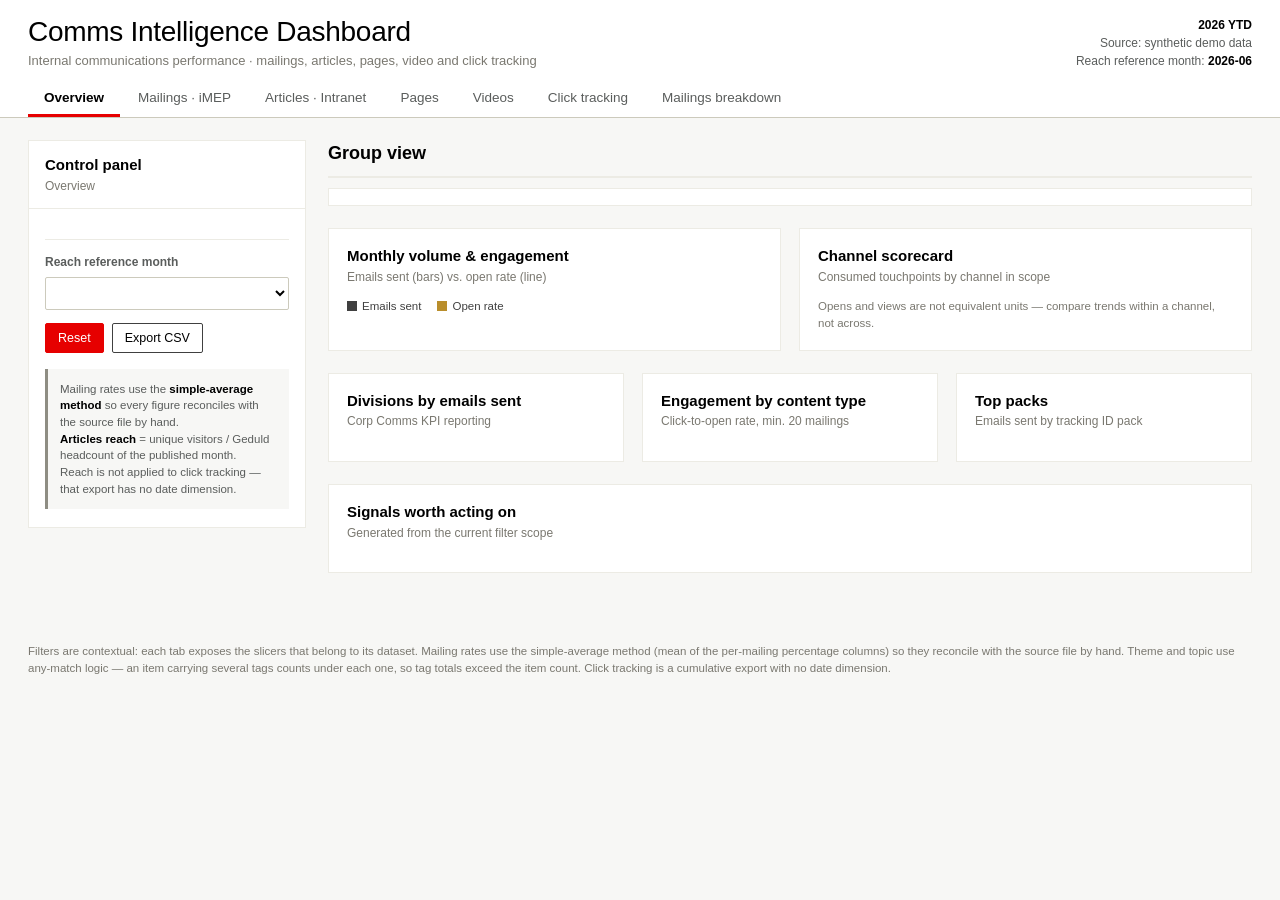
<file: dashboard/template.html>
<!DOCTYPE html>
<html lang="en">
<head>
<meta charset="utf-8">
<meta name="viewport" content="width=device-width, initial-scale=1">
<title>Comms Intelligence Dashboard</title>
<style>
/* Tokens mirrored from Arbeit/00-design-system/corporate-design-system.css — do not retype hex values elsewhere */
:root{
  --primary:#E60000;--primary-dark:#8A000A;--white:#FFFFFF;--black:#000000;
  --grey-1:#CCCABC;--grey-2:#B8B3A2;--grey-3:#8E8D83;--grey-4:#7A7870;--grey-5:#5A5D5C;--grey-6:#404040;
  --bordeaux-1:#BD000C;--bordeaux-2:#8A000A;--bordeaux-3:#620004;
  --bronze-1:#B98E2C;--bronze-2:#946F29;--bronze-3:#6C5312;
  --bg:#F7F7F5;--surface:#ECEBE4;--surface-alt:#F5F0E1;--row-alt:#F8F7F2;
  --success:#6F7A1A;--warning:#E4A911;--danger:#BD000C;--info:#0C7EC6;
  --radius:2px;
  --font-sans:"Frutiger 45 Light","Frutiger","Helvetica Neue",Helvetica,Arial,"Segoe UI",Roboto,system-ui,sans-serif;
  /* dashboard roles */
  --card:var(--white);--line:var(--grey-1);--line-soft:var(--surface);
  --s1:var(--grey-6);   /* series 1 — every single-series bar */
  --s2:var(--bronze-1); /* series 2 — small accent */
}
*{box-sizing:border-box}html,body{margin:0;padding:0}
body{background:var(--bg);color:var(--black);font-family:var(--font-sans);font-size:14px;line-height:1.45;-webkit-font-smoothing:antialiased}
.topbar{position:sticky;top:0;z-index:20;background:var(--white);border-bottom:1px solid var(--line)}
.hwrap{max-width:1480px;margin:0 auto;padding:16px 28px 8px;display:flex;gap:22px;align-items:flex-start}
.brand h1{margin:0;font-size:28px;font-weight:300;letter-spacing:-.01em;line-height:1.15}
.brand p{margin:4px 0 0;color:var(--grey-4);font-size:13px}
.hmeta{margin-left:auto;text-align:right;font-size:12px;color:var(--grey-5);line-height:1.5}.hmeta b{color:var(--black);font-weight:600}
.tabwrap{max-width:1480px;margin:0 auto;padding:0 28px;display:flex;gap:2px;overflow-x:auto}
.tab{padding:11px 16px 9px;font-size:13.5px;color:var(--grey-5);cursor:pointer;border:0;background:none;border-bottom:3px solid transparent;white-space:nowrap;font-family:inherit}
.tab:hover{color:var(--black)}.tab.active{color:var(--black);border-bottom-color:var(--primary);font-weight:600}
main{max-width:1480px;margin:0 auto;padding:22px 28px 48px;display:grid;grid-template-columns:278px minmax(0,1fr);gap:22px;align-items:start}
@media(max-width:1080px){main{grid-template-columns:minmax(0,1fr)}aside{position:static!important}}
aside{background:var(--card);border:1px solid var(--line-soft);position:sticky;top:calc(var(--topH,112px) + 16px)}
.fhead{padding:13px 16px;border-bottom:1px solid var(--line-soft)}.fhead h2{margin:0;font-size:15px;font-weight:600}
.fhead .ctx{font-size:12px;color:var(--grey-4);margin-top:2px}
.fbody{padding:14px 16px 18px;max-height:calc(100vh - var(--topH,112px) - 96px);overflow-y:auto}
.fgroup{margin-bottom:13px}.fgroup label{display:block;font-size:12px;color:var(--grey-5);margin-bottom:5px;font-weight:600}
.fgroup label .hint{font-weight:400;color:var(--grey-4)}
select,input[type=search]{width:100%;padding:7px 8px;border:1px solid var(--line);background:var(--white);font-family:inherit;font-size:13px;color:var(--black);border-radius:var(--radius)}
select:focus,input:focus,.btn:focus-visible,.tab:focus-visible{outline:2px solid var(--grey-6);outline-offset:-2px}
select:disabled{background:var(--bg);color:var(--grey-4);cursor:not-allowed}.fgroup.off label{color:var(--grey-4)}
.na{font-size:11px;color:var(--grey-4);margin-top:3px;font-style:italic}
.fsep{border-top:1px solid var(--line-soft);margin-top:16px;padding-top:14px}
.btn{border:1px solid var(--grey-6);background:var(--white);color:var(--black);padding:7px 12px;font-family:inherit;font-size:12.5px;cursor:pointer;border-radius:var(--radius)}
.btn:hover{background:var(--surface)}
.btn-primary{background:var(--primary);border-color:var(--primary);color:var(--white)}.btn-primary:hover{background:var(--primary-dark);border-color:var(--primary-dark)}
.btn-row{display:flex;gap:8px;margin-top:4px}
.rowcount{font-size:11px;color:var(--grey-4);margin-top:10px}
.scopebox{margin-top:16px;padding:12px;background:var(--bg);border-left:3px solid var(--grey-3);font-size:11.5px;color:var(--grey-5)}.scopebox b{color:var(--black)}
.panel{display:none}.panel.active{display:block}
.sect{margin-bottom:22px}
.sect-h{display:flex;align-items:baseline;gap:12px;margin:0 0 10px;flex-wrap:wrap}.sect-h h3{margin:0;font-size:18px;font-weight:600}.sect-h span{font-size:12px;color:var(--grey-4)}
.kpis{display:grid;grid-template-columns:repeat(auto-fit,minmax(160px,1fr));gap:1px;background:var(--line-soft);border:1px solid var(--line-soft)}
.kpi{background:var(--card);padding:12px 16px 13px;border-top:3px solid var(--card)}
.kpi.hl{border-top-color:var(--primary)}
.kpi .k-l{font-size:12px;color:var(--grey-5);font-weight:600}
.kpi .k-v{font-size:28px;font-weight:300;letter-spacing:-.01em;margin-top:4px;line-height:1.1}
.kpi .k-s{font-size:11.5px;color:var(--grey-4);margin-top:4px}
.vbar{display:flex;gap:6px 20px;flex-wrap:wrap;font-size:11.5px;color:var(--grey-5);margin-top:10px;padding:8px 12px;background:var(--card);border:1px solid var(--line-soft)}
.vbar b{color:var(--black);font-weight:600}
.rag{display:inline-block;width:8px;height:8px;margin:0 5px 0 8px}.rag.ok{background:var(--success)}.rag.warn{background:var(--warning)}.rag.bad{background:var(--danger)}
.grid2{display:grid;grid-template-columns:1fr 1fr;gap:18px}.grid3{display:grid;grid-template-columns:1fr 1fr 1fr;gap:18px}
@media(max-width:1180px){.grid2,.grid3{grid-template-columns:1fr}}
.card{background:var(--card);border:1px solid var(--line-soft);padding:16px 18px 18px;min-width:0}
.card h4{margin:0 0 2px;font-size:15px;font-weight:600}.card .sub{font-size:12px;color:var(--grey-4);margin-bottom:12px}
svg{display:block;width:100%;overflow:visible}
.g-lbl{font-size:11.5px;fill:var(--grey-6)}.g-val{font-size:11.5px;fill:var(--black);font-weight:600}.g-ax{font-size:11px;fill:var(--grey-4)}
.bar{fill:var(--s1)}.bar.s2{fill:var(--s2)}.bar.dim{fill:var(--grey-1)}
.bar:hover{fill:var(--black)}.bar.s2:hover{fill:var(--bronze-2)}
.axis{stroke:var(--black);stroke-width:1;shape-rendering:crispEdges}
.lineS{fill:none;stroke:var(--s2);stroke-width:2}.lineHalo{fill:none;stroke:var(--white);stroke-width:5}
.dot{fill:var(--s2);stroke:var(--white);stroke-width:1.5}
.bub{fill:var(--surface);stroke:var(--grey-6);stroke-width:.75}.bub:hover{stroke:var(--black);stroke-width:1.5}
.legend{display:flex;gap:16px;font-size:11.5px;color:var(--grey-6);margin-top:8px;flex-wrap:wrap}
.legend i{display:inline-block;width:10px;height:10px;margin-right:5px;vertical-align:-1px}.sw1{background:var(--s1)}.sw2{background:var(--s2)}
.note{font-size:11.5px;color:var(--grey-4);margin-top:10px}
table{width:100%;border-collapse:collapse;font-size:12.5px}
.scroll{max-height:520px;overflow:auto;border-top:1px solid var(--black);border-bottom:1px solid var(--black)}
th{text-align:left;font-size:11.5px;font-weight:600;color:var(--black);padding:7px 8px 6px;white-space:nowrap;background:var(--white)}
.scroll thead th{position:sticky;top:0;z-index:2;box-shadow:inset 0 -1px 0 var(--black)}
th.sortable{cursor:pointer}th.sortable:hover{background:var(--surface)}
th.num,td.num{text-align:right}
td{padding:7px 8px;border-bottom:1px solid var(--line-soft);vertical-align:top}
tbody tr:last-child td{border-bottom:0}tbody tr:hover{background:var(--row-alt)}
td.t{max-width:300px}td.u{max-width:280px;font-size:11.5px;color:var(--grey-5);word-break:break-all}
.tag{display:inline-block;font-size:11px;padding:1px 6px;border:1px solid var(--line);color:var(--grey-6);margin:0 4px 2px 0;border-radius:var(--radius)}
.tag.top{background:var(--surface);border-color:var(--surface);color:var(--black)}
.mini{height:4px;background:var(--line-soft);position:relative;min-width:60px;margin-top:5px}.mini i{position:absolute;left:0;top:0;bottom:0;background:var(--grey-3);display:block}
.interp{background:var(--card);border:1px solid var(--line-soft);border-left:3px solid var(--primary);padding:16px 18px}
.interp .ih{display:flex;align-items:baseline;gap:10px;flex-wrap:wrap}.interp .ih h4{margin:0;font-size:15px;font-weight:600}
.verdict{font-size:11.5px;font-weight:600;padding:2px 8px;background:var(--surface);color:var(--black)}
.verdict.good{background:var(--success);color:var(--white)}.verdict.warn{background:var(--warning);color:var(--black)}.verdict.bad{background:var(--danger);color:var(--white)}
.interp .lead{font-size:13.5px;margin:8px 0 12px}
.cmp{display:grid;grid-template-columns:1fr 1fr;gap:1px;background:var(--line-soft);border:1px solid var(--line-soft);margin-bottom:12px}
@media(max-width:820px){.cmp,.mrow{grid-template-columns:1fr!important}}
.cmp>div{background:var(--card);padding:11px 13px;border-top:3px solid var(--card)}.cmp>div.win{border-top-color:var(--grey-6)}
.m-l{font-size:12px;font-weight:600;color:var(--grey-5)}.m-v{font-size:22px;font-weight:300;margin:3px 0 2px}
.m-q{font-size:11.5px;color:var(--grey-5);font-style:italic}.m-f{font-size:11px;color:var(--grey-4);margin-top:4px}
.interp ul{margin:0;padding-left:18px}.interp li{margin-bottom:6px;font-size:12.5px}
.rep{background:var(--surface);padding:10px 13px;margin-top:12px;font-size:12.5px}.rep b{display:block;font-size:11.5px;color:var(--grey-5);margin-bottom:3px;font-weight:600}
.methodbox{background:var(--card);border:1px solid var(--line-soft);border-left:3px solid var(--grey-6);padding:15px 18px}
.methodbox h4{margin:0 0 8px;font-size:14px;font-weight:600}
.mrow{display:grid;grid-template-columns:1fr 1fr;gap:1px;background:var(--line-soft);border:1px solid var(--line-soft);margin:10px 0}
.mrow>div{background:var(--card);padding:11px 13px}
.t1{font-size:12px;font-weight:600;color:var(--grey-5)}.v1{font-size:20px;font-weight:300;margin:3px 0}.d1{font-size:11.5px;color:var(--grey-5)}
.methodbox p{margin:7px 0;font-size:12.5px}
code{background:var(--bg);padding:1px 5px;font-family:Consolas,monospace;font-size:11.5px}
.flag{background:var(--surface-alt);border-left:3px solid var(--bronze-2);padding:9px 12px;font-size:11.5px;color:var(--grey-6);margin-top:10px}
.exctl{display:flex;gap:14px;flex-wrap:wrap;align-items:flex-end;margin-bottom:14px}
.exctl label{display:block;font-size:12px;color:var(--grey-5);font-weight:600;margin-bottom:5px}
footer{max-width:1480px;margin:0 auto;padding:0 28px 40px;font-size:11.5px;color:var(--grey-4)}
.tt{position:fixed;pointer-events:none;background:var(--grey-6);color:var(--white);font-size:11.5px;padding:6px 9px;z-index:99;display:none;max-width:320px}
</style>
</head>
<body>
<div class="topbar">
  <header><div class="hwrap">
    <div class="brand"><h1>Comms Intelligence Dashboard</h1>
      <p>Internal communications performance &middot; mailings, articles, pages, video and click tracking</p></div>
    <div class="hmeta"><b id="hScope">2026 YTD</b><br>Source: synthetic demo data<br>Reach reference month: <b id="hRef">2026-06</b></div>
  </div></header>
  <nav class="tabs"><div class="tabwrap">
    <button class="tab active" data-p="overview">Overview</button>
    <button class="tab" data-p="mailings">Mailings &middot; iMEP</button>
    <button class="tab" data-p="articles">Articles &middot; Intranet</button>
    <button class="tab" data-p="pages">Pages</button>
    <button class="tab" data-p="videos">Videos</button>
    <button class="tab" data-p="clicks">Click tracking</button>
    <button class="tab" data-p="breakdown">Mailings breakdown</button>
  </div></nav>
</div>

<main>
<aside>
  <div class="fhead"><h2>Control panel</h2><div class="ctx" id="fCtx">Overview</div></div>
  <div class="fbody">
    <div id="fDyn"></div>
    <div class="fsep">
      <div class="fgroup"><label for="fRef">Reach reference month</label><select id="fRef"></select></div>
      <div class="btn-row"><button class="btn btn-primary" id="bReset">Reset</button><button class="btn" id="bCsv">Export CSV</button></div>
      <div class="rowcount" id="fCount"></div>
    </div>
    <div class="scopebox">Mailing rates use the <b>simple-average method</b> so every figure reconciles with the source file by hand.<br>
      <b>Articles reach</b> = unique visitors / Geduld headcount of the published month.<br>
      Reach is not applied to click tracking &mdash; that export has no date dimension.</div>
  </div>
</aside>

<div>
<section class="panel active" id="p-overview">
  <div class="sect"><div class="sect-h"><h3>Group view</h3><span id="ovScope"></span></div><div class="kpis" id="ovKpi"></div><div class="vbar" id="ovVal"></div></div>
  <div class="grid2 sect">
    <div class="card"><h4>Monthly volume &amp; engagement</h4><div class="sub">Emails sent (bars) vs. open rate (line)</div><div id="cOvTrend"></div>
      <div class="legend"><span><i class="sw1"></i>Emails sent</span><span><i class="sw2"></i>Open rate</span></div></div>
    <div class="card"><h4>Channel scorecard</h4><div class="sub">Consumed touchpoints by channel in scope</div><div id="cOvMix"></div>
      <div class="note">Opens and views are not equivalent units &mdash; compare trends within a channel, not across.</div></div>
  </div>
  <div class="grid3 sect">
    <div class="card"><h4>Divisions by emails sent</h4><div class="sub">Corp Comms KPI reporting</div><div id="cOvDiv"></div></div>
    <div class="card"><h4>Engagement by content type</h4><div class="sub">Click-to-open rate, min. 20 mailings</div><div id="cOvCto"></div></div>
    <div class="card"><h4>Top packs</h4><div class="sub">Emails sent by tracking ID pack</div><div id="cOvPack"></div></div>
  </div>
  <div class="card sect"><h4>Signals worth acting on</h4><div class="sub">Generated from the current filter scope</div><div id="ovInsights"></div></div>
</section>

<section class="panel" id="p-mailings">
  <div class="sect"><div class="sect-h"><h3>Mailings &middot; iMEP</h3><span id="mlScope"></span></div><div class="kpis" id="mlKpi"></div><div class="vbar" id="mlVal"></div></div>
  <div class="sect" id="mlInterp"></div>
  <div class="sect" id="mlMethod"></div>
  <div class="grid2 sect">
    <div class="card"><h4>Open rate vs. click-to-open by month</h4><div class="sub">Simple average of per-mailing rates</div><div id="cMlRates"></div>
      <div class="legend"><span><i class="sw1"></i>Open rate</span><span><i class="sw2"></i>Click-to-open</span></div></div>
    <div class="card"><h4>Audience size vs. open rate</h4><div class="sub">Each audience size band, bubble = mailings sent</div><div id="cMlCluster"></div></div>
  </div>
  <div class="grid2 sect">
    <div class="card"><h4>Content type performance</h4><div class="sub">Open rate, simple average</div><div id="cMlCT"></div></div>
    <div class="card"><h4>Pack performance</h4><div class="sub">Click-to-open by tracking ID pack</div><div id="cMlPack"></div></div>
  </div>
  <div class="card sect"><h4>Mailing league table</h4><div class="sub">Click a column header to sort &middot; top 40 in scope</div><div class="scroll"><table id="tMl"></table></div></div>
</section>

<section class="panel" id="p-articles">
  <div class="sect"><div class="sect-h"><h3>Articles &middot; Intranet</h3><span id="arScope"></span></div><div class="kpis" id="arKpi"></div>
    <div class="flag" id="arFlag"></div><div class="vbar" id="arVal"></div></div>
  <div class="sect" id="arSel"></div>
  <div class="grid2 sect">
    <div class="card"><h4>Views by publishing month</h4><div class="sub">Total views of articles published each month</div><div id="cArTrend"></div></div>
    <div class="card"><h4>Article reach vs. Geduld headcount</h4><div class="sub">Unique visitors / internal headcount of the publishing month</div><div id="cArReach"></div>
      <div class="legend"><span><i class="sw1"></i>Average article</span><span><i class="sw2"></i>Best article</span></div></div>
  </div>
  <div class="grid2 sect">
    <div class="card"><h4>Theme performance</h4><div class="sub">Average unique visitors per article</div><div id="cArTheme"></div></div>
    <div class="card"><h4>Topic tag performance</h4><div class="sub">Any-match: an article counts under every tag it carries</div><div id="cArTopic"></div></div>
  </div>
  <div class="grid2 sect">
    <div class="card"><h4>Author performance</h4><div class="sub">Average unique visitors per article, min. 3 articles</div><div id="cArAuthor"></div></div>
    <div class="card"><h4>News channel performance</h4><div class="sub">Average unique visitors, min. 3 articles</div><div id="cArChan"></div></div>
  </div>
  <div class="card sect"><h4>Article league table</h4><div class="sub">Top 30 by views in scope &middot; unique visitors shown per article only, never summed</div><div class="scroll"><table id="tAr"></table></div></div>
</section>

<section class="panel" id="p-pages">
  <div class="sect"><div class="sect-h"><h3>Pages</h3><span id="pgScope"></span></div><div class="kpis" id="pgKpi"></div><div class="vbar" id="pgVal"></div></div>
  <div class="grid2 sect">
    <div class="card"><h4>Top pages by unique visitors</h4><div class="sub">Period total, not YTD</div><div id="cPgTop"></div></div>
    <div class="card"><h4>Visit intensity</h4><div class="sub">Views per unique visitor &mdash; how often people come back</div><div id="cPgInt"></div></div>
  </div>
  <div class="grid2 sect">
    <div class="card"><h4>Audience by visitor division</h4><div class="sub">Unique visitors, divisional split</div><div id="cPgDiv"></div></div>
    <div class="card"><h4>Audience by visitor region</h4><div class="sub">Unique visitors, regional split</div><div id="cPgReg"></div></div>
  </div>
  <div class="grid2 sect">
    <div class="card"><h4>Theme performance</h4><div class="sub">Average unique visitors per page</div><div id="cPgTheme"></div></div>
    <div class="card"><h4>Content type performance</h4><div class="sub">Average unique visitors per page</div><div id="cPgCt"></div></div>
  </div>
  <div class="card sect"><h4>Page table</h4><div class="sub">All pages in scope &middot; YTD columns alongside period figures</div><div class="scroll"><table id="tPg"></table></div></div>
</section>

<section class="panel" id="p-videos">
  <div class="sect"><div class="sect-h"><h3>Video</h3><span id="vdScope"></span></div><div class="kpis" id="vdKpi"></div><div class="vbar" id="vdVal"></div></div>
  <div class="sect" id="vdInterp"></div>
  <div class="grid2 sect">
    <div class="card"><h4>Views by month published</h4><div class="sub">Views and completions</div><div id="cVdTrend"></div>
      <div class="legend"><span><i class="sw1"></i>Views</span><span><i class="sw2"></i>Completions (100%)</span></div></div>
    <div class="card"><h4>Drop-off curve</h4><div class="sub">Share of started views reaching each quartile</div><div id="cVdFunnel"></div></div>
  </div>
  <div class="grid2 sect">
    <div class="card"><h4>Completion rate by owner</h4><div class="sub">Completions / started views, min. 5 videos</div><div id="cVdDiv"></div></div>
    <div class="card"><h4>Engagement score by owner</h4><div class="sub">Average score, min. 5 videos</div><div id="cVdEng"></div></div>
  </div>
  <div class="card sect"><h4>Video league table</h4><div class="sub">Top 30 by views in scope</div><div class="scroll"><table id="tVd"></table></div></div>
</section>

<section class="panel" id="p-clicks">
  <div class="sect"><div class="sect-h"><h3>Click tracking &middot; pages &amp; links</h3><span id="clScope"></span></div><div class="kpis" id="clKpi"></div><div class="vbar" id="clVal"></div></div>
  <div class="sect" id="clInterp"></div>
  <div class="grid2 sect">
    <div class="card"><h4>Top pages by views</h4><div class="sub">Intranet click-tracking sites</div><div id="cClPages"></div></div>
    <div class="card"><h4>CTVR vs. UCTUVR by page</h4><div class="sub">Interaction rate against visitor conversion rate</div><div id="cClCtr"></div>
      <div class="legend"><span><i class="sw1"></i>CTVR (interaction)</span><span><i class="sw2"></i>UCTUVR (conversion)</span></div></div>
  </div>
  <div class="card sect"><h4>Page table</h4><div class="sub">CTVR = clicks / views &middot; UCTUVR = unique clicks / unique visitors</div><div class="scroll"><table id="tCl"></table></div></div>
  <div class="card sect"><h4>Destination links</h4><div class="sub">Top 25 in scope by total clicks</div><div class="scroll"><table id="tLk"></table></div></div>
</section>

<section class="panel" id="p-breakdown">
  <div class="sect"><div class="sect-h"><h3>Mailings breakdown</h3><span>Pivot mailings performance on any dimension</span></div>
    <div class="card">
      <div class="exctl">
        <div style="min-width:200px"><label for="exDim">Break down by</label><select id="exDim"></select></div>
        <div style="min-width:190px"><label for="exMetric">Metric</label><select id="exMetric"></select></div>
        <div style="min-width:130px"><label for="exTop">Show</label><select id="exTop"><option value="10">Top 10</option><option value="15" selected>Top 15</option><option value="25">Top 25</option><option value="999">All</option></select></div>
      </div>
      <div id="cEx"></div><div class="note" id="exNote"></div>
    </div></div>
  <div class="card sect"><h4>Breakdown detail</h4><div class="sub">Full metric set for the selected dimension</div><div class="scroll"><table id="tEx"></table></div></div>
</section>
</div>
</main>

<footer>Filters are contextual: each tab exposes the slicers that belong to its dataset. Mailing rates use the simple-average method (mean of the per-mailing percentage columns) so they reconcile with the source file by hand.
Theme and topic use any-match logic &mdash; an item carrying several tags counts under each one, so tag totals exceed the item count. Click tracking is a cumulative export with no date dimension.</footer>
<div class="tt" id="tt"></div>

<script>const DATA = /*__DATA__*/null;</script>
<script>
const $=s=>document.querySelector(s),$$=s=>Array.from(document.querySelectorAll(s));
const fmt=n=>{n=+n||0;const a=Math.abs(n);if(a>=1e9)return(n/1e9).toFixed(1)+'bn';if(a>=1e6)return(n/1e6).toFixed(2)+'m';if(a>=1e4)return Math.round(n/1e3)+'k';return Math.round(n).toLocaleString('en-GB');};
const full=n=>Math.round(+n||0).toLocaleString('en-GB');
const pct=(n,d=1)=>n==null?'n/a':((+n||0)*100).toFixed(d)+'%';
const esc=s=>String(s==null?'':s).replace(/[&<>"]/g,c=>({'&':'&amp;','<':'&lt;','>':'&gt;','"':'&quot;'}[c]));
const MN=['','Jan','Feb','Mar','Apr','May','Jun','Jul','Aug','Sep','Oct','Nov','Dec'];
const tt=$('#tt');
function bindTip(el,html){el.addEventListener('mousemove',e=>{tt.innerHTML=html;tt.style.display='block';
  tt.style.left=Math.min(e.clientX+14,window.innerWidth-340)+'px';tt.style.top=(e.clientY+16)+'px';});
  el.addEventListener('mouseleave',()=>tt.style.display='none');}
const SVGNS='http://www.w3.org/2000/svg';
function el(t,a={},p){const n=document.createElementNS(SVGNS,t);for(const k in a)n.setAttribute(k,a[k]);if(p)p.appendChild(n);return n;}
function svgBox(host,h){host.innerHTML='';const w=host.clientWidth||600;const s=el('svg',{viewBox:`0 0 ${w} ${h}`,height:h},host);return{s,w,h};}
const trunc=(s,n)=>{s=String(s==null?'':s);return s.length>n?s.slice(0,n-1)+'…':s;};
const isDim=l=>/^\(|^unknown$/i.test(String(l));
const empty=(s)=>{el('text',{x:0,y:24,class:'g-lbl'},s).textContent='No data in scope';};

/* ==================== charts — greys carry data, one colour per series ==================== */
function hBar(id,rows,o={}){const host=$('#'+id);if(!host)return;rows=rows.slice(0,o.limit||10);
  const rowH=o.rowH||26,pad=4,h=Math.max(60,rows.length*rowH+pad*2);const{s,w}=svgBox(host,h);
  if(!rows.length)return empty(s);
  const labelW=Math.min(o.labelW||170,w*0.44),valW=62,max=Math.max(...rows.map(r=>Math.abs(r.v)))||1;
  const f=o.fmt||fmt;
  rows.forEach((r,i)=>{const y=pad+i*rowH,maxCh=Math.max(8,Math.floor(labelW/6.4));
    const t=el('text',{x:0,y:y+rowH/2+4,class:'g-lbl'},s);t.textContent=trunc(r.l,maxCh);
    bindTip(t,`<b>${esc(r.l)}</b>${r.note?'<br>'+esc(r.note):''}`);
    const bw=Math.max(1,(Math.abs(r.v)/max)*(w-labelW-valW));
    const b=el('rect',{x:labelW,y:y+5,width:bw,height:rowH-11,class:'bar'+(isDim(r.l)?' dim':'')},s);
    bindTip(b,`<b>${esc(r.l)}</b><br>${f(r.v)}${r.note?'<br>'+esc(r.note):''}`);
    el('text',{x:labelW+bw+6,y:y+rowH/2+4,class:'g-val'},s).textContent=f(r.v);});}

function comboChart(id,cats,bars,line,o={}){const host=$('#'+id);if(!host)return;const h=o.h||240;const{s,w}=svgBox(host,h);
  if(!cats.length)return empty(s);
  const ml=4,mr=4,mb=24,lineBand=line?52:0,mt=line?20:4,barTop=mt+lineBand+(line?36:18),iw=w-ml-mr,ih=h-mb-barTop;
  const bmax=Math.max(...bars)||1,slot=iw/cats.length,bw=Math.min(44,slot*0.58);
  cats.forEach((c,i)=>{const cx=ml+slot*i+slot/2,bh=(bars[i]||0)/bmax*ih;
    const r=el('rect',{x:cx-bw/2,y:h-mb-bh,width:bw,height:bh,class:'bar'},s);
    bindTip(r,`<b>${esc(c)}</b><br>${esc(o.barLabel||'Value')}: ${full(bars[i])}${line&&line[i]!=null?'<br>'+esc(o.lineLabel||'Rate')+': '+pct(line[i]):''}`);
    el('text',{x:cx,y:h-mb-bh-5,class:'g-val','text-anchor':'middle'},s).textContent=fmt(bars[i]);
    el('text',{x:cx,y:h-7,class:'g-ax','text-anchor':'middle'},s).textContent=c;});
  el('line',{x1:ml,x2:ml+iw,y1:h-mb,y2:h-mb,class:'axis'},s);
  if(line){const vals=line.filter(v=>v!=null);if(!vals.length)return;const lo=Math.min(...vals),hi=Math.max(...vals),rng=(hi-lo)||0.01;
    const X=i=>ml+slot*i+slot/2,Y=v=>mt+lineBand-((v-lo)/rng)*lineBand;let d='';
    line.forEach((v,i)=>{if(v==null)return;d+=(d?'L':'M')+X(i)+' '+Y(v);});
    el('path',{d,class:'lineHalo'},s);el('path',{d,class:'lineS'},s);
    line.forEach((v,i)=>{if(v==null)return;const c=el('circle',{cx:X(i),cy:Y(v),r:3.5,class:'dot'},s);
      bindTip(c,`<b>${esc(cats[i])}</b><br>${esc(o.lineLabel||'Rate')}: ${pct(v)}`);
      /* label on the outside of the bend so it never sits on the line */
      const nb=[line[i-1],line[i+1]].filter(x=>x!=null),below=nb.length&&v<Math.min(...nb);
      el('text',{x:X(i),y:below?Y(v)+15:Y(v)-8,class:'g-ax','text-anchor':'middle'},s).textContent=pct(v,1);});}}

function groupCols(id,cats,A,B,o={}){const host=$('#'+id);if(!host)return;const h=o.h||230;const{s,w}=svgBox(host,h);
  if(!cats.length)return empty(s);
  const ml=44,mr=8,mt=12,mb=24,iw=w-ml-mr,ih=h-mt-mb;
  const max=Math.max(...A.filter(x=>x!=null),...B.filter(x=>x!=null))||1;
  [0,.5,1].forEach(f=>el('text',{x:ml-8,y:mt+ih-f*ih+4,class:'g-ax','text-anchor':'end'},s).textContent=o.fmtAxis?o.fmtAxis(max*f):fmt(max*f));
  const slot=iw/cats.length,bw=Math.max(3,Math.min(20,slot*0.32));
  cats.forEach((c,i)=>{const x0=ml+i*slot+slot/2;
    [[A[i],'bar',-bw-1,o.labelA||'A'],[B[i],'bar s2',1,o.labelB||'B']].forEach(([v,cls,off,lab])=>{if(v==null)return;
      const bh=v/max*ih;const r=el('rect',{x:x0+off,y:mt+ih-bh,width:bw,height:Math.max(v?1:0,bh),class:cls},s);
      bindTip(r,`<b>${esc(c)}</b> · ${esc(lab)}<br>${o.fmtTip?o.fmtTip(v):full(v)}`);});
    el('text',{x:x0,y:h-7,class:'g-ax','text-anchor':'middle'},s).textContent=c;});
  el('line',{x1:ml,x2:ml+iw,y1:mt+ih,y2:mt+ih,class:'axis'},s);}

function pairBar(id,rows,o={}){const host=$('#'+id);if(!host)return;rows=rows.slice(0,o.limit||10);
  const rowH=o.rowH||34,pad=4,h=Math.max(60,rows.length*rowH+pad*2);const{s,w}=svgBox(host,h);
  if(!rows.length)return empty(s);
  const labelW=Math.min(o.labelW||190,w*0.42),valW=80,max=Math.max(...rows.flatMap(r=>[r.a,r.b]))||1;
  rows.forEach((r,i)=>{const y=pad+i*rowH,maxCh=Math.max(8,Math.floor(labelW/6.4));
    const t=el('text',{x:0,y:y+rowH/2+4,class:'g-lbl'},s);t.textContent=trunc(r.l,maxCh);bindTip(t,`<b>${esc(r.l)}</b>`);
    const bh=(rowH-12)/2;
    [[r.a,'bar',0,o.labA||'A'],[r.b,'bar s2',bh+2,o.labB||'B']].forEach(([v,cls,off,lab])=>{
      const bw=Math.max(1,(v/max)*(w-labelW-valW));
      bindTip(el('rect',{x:labelW,y:y+5+off,width:bw,height:bh,class:cls},s),`<b>${esc(r.l)}</b><br>${esc(lab)}: ${pct(v)}`);});
    el('text',{x:w-valW+10,y:y+rowH/2+4,class:'g-val'},s).textContent=pct(r.a,0)+' / '+pct(r.b,0);});}

function bubbles(id,pts,o={}){const host=$('#'+id);if(!host)return;const h=o.h||250;const{s,w}=svgBox(host,h);
  if(!pts.length)return empty(s);
  const ml=44,mr=16,mt=24,mb=34,iw=w-ml-mr,ih=h-mt-mb;
  /* log x-scale: audience bands span 10 to 100,000+ recipients */
  const lx=pts.map(p=>Math.log10(Math.max(1,p.x))),xlo=Math.min(...lx),xhi=Math.max(...lx),xr=(xhi-xlo)||1;
  const ys=pts.map(p=>p.y),ylo=Math.max(0,Math.floor((Math.min(...ys)-0.1)*10)/10),yhi=Math.min(1,Math.max(...ys)+0.05),yr=(yhi-ylo)||1;
  const rmax=Math.max(...pts.map(p=>p.r))||1;
  [0,.5,1].forEach(f=>el('text',{x:ml-8,y:mt+ih-f*ih+4,class:'g-ax','text-anchor':'end'},s).textContent=pct(ylo+yr*f,0));
  el('line',{x1:ml,x2:ml+iw,y1:mt+ih,y2:mt+ih,class:'axis'},s);
  const P=pts.map((p,i)=>({...p,cx:ml+30+((lx[i]-xlo)/xr)*(iw-90),cy:mt+ih-((p.y-ylo)/yr)*ih,rr:6+Math.sqrt(p.r/rmax)*16}));
  P.slice().sort((a,b)=>b.rr-a.rr).forEach(p=>bindTip(el('circle',{cx:p.cx,cy:p.cy,r:p.rr,class:'bub'},s),
    `<b>${esc(p.l)}</b><br>Avg audience: ${full(p.x)}<br>Open rate: ${pct(p.y)}<br>Mailings: ${full(p.r)}`));
  P.forEach(p=>{const t=el('text',{x:p.cx,y:p.cy-p.rr-5,class:'g-lbl','text-anchor':'middle'},s);t.textContent=trunc(p.l,16);});
  P.forEach(p=>el('text',{x:p.cx,y:mt+ih+14,class:'g-ax','text-anchor':'middle'},s).textContent=fmt(p.x));
  el('text',{x:ml+iw/2,y:h-4,class:'g-ax','text-anchor':'middle'},s).textContent=(o.xLabel||'Average audience per mailing')+' (log scale)';}

/* ==================== model ==================== */
const M=DATA.mailP,N=M.es.length,DIM=M.dims;
const uniq=a=>[...new Set(a)].filter(x=>x!=null&&x!=='').sort((x,y)=>String(x).localeCompare(String(y),undefined,{numeric:true}));
const uniqTags=l=>[...new Set(l.flat())].filter(Boolean).sort((a,b)=>a.localeCompare(b));
const mean=a=>a.length?a.reduce((x,y)=>x+y,0)/a.length:null;

const S={ml:{q:'all',m:'all',cc:'all',div:'all',ct:'all',th:'all',tp:'all',tm:'all',cl:'all',pk:'all',tcl:'all',tid:''},
  ar:{q:'all',m:'all',name:'all',au:'all',ov:'all',th:'all',tp:'all',ts:'all',rg:'all',ch:'all',pk:'all',tcl:'all'},
  vd:{div:'all',q:'all',m:'all',lang:'all',name:''},
  cl:{site:'all',url:'all',dest:'',link:''},
  pg:{site:'all',div:'all',ct:'all',th:'all',tp:'all',org:'all',rg:'all',vdiv:'all',vreg:'all'},ref:'2026-06'};

const PK_ML=uniq(DIM.pk.filter(p=>p)),PK_AR=uniq(DATA.arts.map(a=>a.pk).filter(p=>p));
const TCL_ML=uniq(DIM.tcl.filter(p=>p)),TCL_AR=uniq(DATA.arts.map(a=>a.tcl).filter(p=>p));
const NA_VID='Not captured in the video export',NA_CLK='Not captured in the click-tracking export';
const vv=v=>[v,v];
const SPEC={
  overview:[
    {ns:'ml',k:'q',label:'Quarter',opts:()=>uniq(M.q).map(v=>[v,'Q'+v])},
    {ns:'ml',k:'m',label:'Month',opts:()=>uniq(M.m).map(v=>[v,MN[v]+' 2026'])},
    {ns:'ml',k:'cc',label:'Corp Comms scope',opts:()=>uniq(DIM.cc).map(vv)},
    {ns:'ml',k:'div',label:'Division',hint:'KPI reporting',opts:()=>uniq(DIM.div).map(vv)},
    {ns:'ml',k:'tcl',label:'Tracking ID cluster',opts:()=>TCL_ML.map(vv),blank:'(No tracking ID)'},
    {ns:'ml',k:'pk',label:'Tracking ID pack',opts:()=>PK_ML.map(vv),blank:'(No pack)'},
    {ns:'ml',k:'cl',label:'Audience size',opts:()=>uniq(DIM.cl).map(vv)}],
  mailings:[
    {ns:'ml',k:'q',label:'Quarter',opts:()=>uniq(M.q).map(v=>[v,'Q'+v])},
    {ns:'ml',k:'m',label:'Month',opts:()=>uniq(M.m).map(v=>[v,MN[v]+' 2026'])},
    {ns:'ml',k:'cc',label:'Corp Comms scope',opts:()=>uniq(DIM.cc).map(vv)},
    {ns:'ml',k:'div',label:'Division',hint:'KPI reporting',opts:()=>uniq(DIM.div).map(vv)},
    {ns:'ml',k:'ct',label:'Content type',opts:()=>uniq(DIM.ct).map(vv)},
    {ns:'ml',k:'th',label:'Theme',hint:'any match',opts:()=>uniqTags(M.th).map(vv)},
    {ns:'ml',k:'tp',label:'Topic',hint:'any match',opts:()=>uniqTags(M.tp).map(vv)},
    {ns:'ml',k:'tm',label:'Template',opts:()=>uniq(DIM.tm).map(vv)},
    {ns:'ml',k:'cl',label:'Audience size',hint:'recipients per mailing',opts:()=>uniq(DIM.cl).map(vv)},
    {ns:'ml',k:'tcl',label:'Tracking ID cluster',opts:()=>TCL_ML.map(vv),blank:'(No tracking ID)'},
    {ns:'ml',k:'pk',label:'Tracking ID pack',opts:()=>PK_ML.map(vv),blank:'(No pack)'},
    {ns:'ml',k:'tid',label:'Tracking ID',type:'search',ph:'Search tracking ID…'}],
  articles:[
    {ns:'ar',k:'name',label:'Article name',opts:()=>uniq(DATA.arts.map(a=>a.t)).map(vv)},
    {ns:'ar',k:'au',label:'Author',opts:()=>uniq(DATA.arts.map(a=>a.au)).map(vv)},
    {ns:'ar',k:'q',label:'Quarter',opts:()=>uniq(DATA.arts.map(a=>a.q)).map(v=>[v,'Q'+v])},
    {ns:'ar',k:'m',label:'Month (published)',opts:()=>uniq(DATA.arts.map(a=>a.m)).map(v=>[v,MN[v]+' 2026'])},
    {ns:'ar',k:'ov',label:'Overtitle',opts:()=>uniq(DATA.arts.map(a=>a.ov)).map(vv)},
    {ns:'ar',k:'th',label:'Theme tag',opts:()=>uniq(DATA.arts.map(a=>a.th)).map(vv)},
    {ns:'ar',k:'tp',label:'Topic tag',hint:'any match',opts:()=>uniqTags(DATA.arts.map(a=>a.tp)).map(vv)},
    {ns:'ar',k:'ts',label:'Top story',opts:()=>uniq(DATA.arts.map(a=>a.ts)).map(vv)},
    {ns:'ar',k:'rg',label:'Region (personalization)',opts:()=>uniq(DATA.arts.map(a=>a.rg)).map(vv)},
    {ns:'ar',k:'ch',label:'News channel',opts:()=>uniq(DATA.arts.map(a=>a.ch)).map(vv)},
    {ns:'ar',k:'tcl',label:'Tracking ID cluster',opts:()=>TCL_AR.map(vv),blank:'(No tracking ID)'},
    {ns:'ar',k:'pk',label:'Tracking ID pack',opts:()=>PK_AR.map(vv),blank:'(No pack)'}],
  pages:[
    {ns:'pg',k:'site',label:'Site name',opts:()=>uniq(DATA.pgLevel.map(p=>p.site)).map(vv)},
    {ns:'pg',k:'div',label:'Business division owner',opts:()=>uniq(DATA.pgLevel.map(p=>p.div)).map(vv)},
    {ns:'pg',k:'ct',label:'Content type tag',opts:()=>uniq(DATA.pgLevel.map(p=>p.ct)).map(vv)},
    {ns:'pg',k:'th',label:'Theme tag',opts:()=>uniq(DATA.pgLevel.map(p=>p.th)).map(vv)},
    {ns:'pg',k:'tp',label:'Topic tag',hint:'any match',opts:()=>uniqTags(DATA.pgLevel.map(p=>p.tp)).map(vv)},
    {ns:'pg',k:'org',label:'Target organization',opts:()=>uniq(DATA.pgLevel.map(p=>p.org)).map(vv)},
    {ns:'pg',k:'rg',label:'Target region',opts:()=>uniq(DATA.pgLevel.map(p=>p.rg)).map(vv)},
    {ns:'pg',k:'vdiv',label:'Visitor division',hint:'restricts all views',opts:()=>uniq(DATA.pgDiv.map(p=>p.sp)).map(vv)},
    {ns:'pg',k:'vreg',label:'Visitor region',hint:'restricts all views',opts:()=>uniq(DATA.pgReg.map(p=>p.sp)).map(vv)}],
  videos:[
    {ns:'vd',k:'div',label:'Business division owner',opts:()=>uniq(DATA.vids.map(v=>v.div)).map(vv)},
    {ns:'vd',k:'q',label:'Quarter',opts:()=>uniq(DATA.vids.map(v=>v.q)).map(v=>[v,'Q'+v])},
    {ns:'vd',k:'m',label:'Month (published)',opts:()=>uniq(DATA.vids.map(v=>v.m)).map(v=>[v,MN[v]+' 2026'])},
    {ns:'vd',k:'lang',label:'Language',opts:()=>uniq(DATA.vids.map(v=>v.lang)).map(vv)},
    {ns:'vd',k:'name',label:'Video name',type:'search',ph:'Search video name…'},
    {ns:'vd',k:'tcl',label:'Tracking ID cluster',disabled:NA_VID},
    {ns:'vd',k:'pk',label:'Tracking ID pack',disabled:NA_VID}],
  clicks:[
    {ns:'cl',k:'site',label:'Site name',opts:()=>uniq(DATA.pages.map(p=>p.site)).map(vv)},
    {ns:'cl',k:'url',label:'Page URL',opts:()=>uniq(DATA.pages.map(p=>p.url)).map(vv)},
    {ns:'cl',k:'dest',label:'Destination URL',type:'search',ph:'Search destination URL…'},
    {ns:'cl',k:'link',label:'Link title',type:'search',ph:'Search link title…'},
    {ns:'cl',k:'tcl',label:'Tracking ID cluster',disabled:NA_CLK},
    {ns:'cl',k:'pk',label:'Tracking ID pack',disabled:NA_CLK}],
  breakdown:null};
SPEC.breakdown=SPEC.mailings;

function mailIdx(){const f=S.ml,out=[],tq=(f.tid||'').toLowerCase();
  for(let i=0;i<N;i++){
    if(f.q!=='all'&&M.q[i]!=+f.q)continue;
    if(f.m!=='all'&&M.m[i]!=+f.m)continue;
    if(f.cc!=='all'&&DIM.cc[M.cols.cc[i]]!==f.cc)continue;
    if(f.div!=='all'&&DIM.div[M.cols.div[i]]!==f.div)continue;
    if(f.ct!=='all'&&DIM.ct[M.cols.ct[i]]!==f.ct)continue;
    if(f.th!=='all'&&!M.th[i].includes(f.th))continue;
    if(f.tp!=='all'&&!M.tp[i].includes(f.tp))continue;
    if(f.tm!=='all'&&DIM.tm[M.cols.tm[i]]!==f.tm)continue;
    if(f.cl!=='all'&&DIM.cl[M.cols.cl[i]]!==f.cl)continue;
    if(f.pk!=='all'){const p=DIM.pk[M.cols.pk[i]];if(f.pk==='__blank__'){if(p)continue;}else if(p!==f.pk)continue;}
    if(f.tcl!=='all'){const c=DIM.tcl[M.cols.tcl[i]];if(f.tcl==='__blank__'){if(c)continue;}else if(c!==f.tcl)continue;}
    if(tq&&!String(DIM.tid[M.cols.tid[i]]||'').toLowerCase().includes(tq))continue;
    out.push(i);}
  return out;}

/* SIMPLE-AVERAGE aggregation — mean of per-mailing stored percentages, blanks excluded */
function mailAgg(idx){let es=0,op=0,uc=0,ms=0;const po=[],pc=[],pu=[];
  idx.forEach(i=>{es+=M.es[i];op+=M.op[i];uc+=M.uc[i];ms+=M.ms[i];
    if(M.po[i]!=null)po.push(M.po[i]);if(M.pc[i]!=null)pc.push(M.pc[i]);if(M.pu[i]!=null)pu.push(M.pu[i]);});
  return{es,op,uc,ms,n:idx.length,open:mean(po),cto:mean(pc),ctr:mean(pu),
    nOpen:po.length,nCto:pc.length,nCtr:pu.length,wOpen:es?op/es:0,wCto:op?uc/op:0,wCtr:es?uc/es:0};}

const TAGDIM={th:1,tp:1};
function groupMail(idx,dim){const g={};
  const add=(k,i)=>{const o=g[k]=g[k]||{es:0,op:0,uc:0,ms:0,n:0,po:[],pc:[],pu:[]};
    o.es+=M.es[i];o.op+=M.op[i];o.uc+=M.uc[i];o.ms+=M.ms[i];o.n++;
    if(M.po[i]!=null)o.po.push(M.po[i]);if(M.pc[i]!=null)o.pc.push(M.pc[i]);if(M.pu[i]!=null)o.pu.push(M.pu[i]);};
  idx.forEach(i=>{
    if(dim==='month')return add(MN[M.m[i]],i);
    if(TAGDIM[dim]){const l=M[dim][i];if(!l.length)add('(Untagged)',i);else l.forEach(t=>add(t,i));return;}
    let k=DIM[dim][M.cols[dim][i]];
    if(dim==='pk'&&!k)k='(No pack)';if(dim==='tcl'&&!k)k='(No tracking ID)';if(dim==='tid'&&!k)k='(No tracking ID)';
    add(k,i);});
  return Object.entries(g).map(([l,v])=>({l,...v,open:mean(v.po),cto:mean(v.pc),ctr:mean(v.pu),
    wOpen:v.es?v.op/v.es:0,wCto:v.op?v.uc/v.op:0}));}

function artsF(){const f=S.ar;
  return DATA.arts.filter(a=>(f.q==='all'||a.q==+f.q)&&(f.m==='all'||a.m==+f.m)&&(f.name==='all'||a.t===f.name)&&
    (f.au==='all'||a.au===f.au)&&(f.ov==='all'||a.ov===f.ov)&&(f.th==='all'||a.th===f.th)&&
    (f.tp==='all'||a.tp.includes(f.tp))&&(f.ts==='all'||a.ts===f.ts)&&(f.rg==='all'||a.rg===f.rg)&&
    (f.ch==='all'||a.ch===f.ch)&&(f.pk==='all'||(f.pk==='__blank__'?!a.pk:a.pk===f.pk))&&
    (f.tcl==='all'||(f.tcl==='__blank__'?!a.tcl:a.tcl===f.tcl)));}
function vidsF(){const f=S.vd,q=(f.name||'').toLowerCase();
  return DATA.vids.filter(v=>(f.div==='all'||v.div===f.div)&&(f.q==='all'||v.q==+f.q)&&
    (f.m==='all'||v.m==+f.m)&&(f.lang==='all'||v.lang===f.lang)&&(!q||v.t.toLowerCase().includes(q)));}
function pagesF(){const f=S.cl;
  let P=DATA.pages.filter(p=>(f.site==='all'||p.site===f.site)&&(f.url==='all'||p.url===f.url));
  if(f.link||f.dest){const ok=new Set(linksF().map(l=>l.url));P=P.filter(p=>ok.has(p.url));}
  return P;}
function linksF(){const f=S.cl,lq=(f.link||'').toLowerCase(),dq=(f.dest||'').toLowerCase();
  const sp=new Set(DATA.pages.filter(p=>f.site==='all'||p.site===f.site).map(p=>p.url));
  return DATA.links.filter(l=>sp.has(l.url)&&(f.url==='all'||l.url===f.url)&&
    (!lq||l.t.toLowerCase().includes(lq))&&(!dq||l.dest.toLowerCase().includes(dq)));}

/* Pages: visitor slicers restrict the page set everywhere */
function pgAttr(p){const f=S.pg;
  return(f.site==='all'||p.site===f.site)&&(f.div==='all'||p.div===f.div)&&(f.ct==='all'||p.ct===f.ct)&&
    (f.th==='all'||p.th===f.th)&&(f.tp==='all'||p.tp.includes(f.tp))&&(f.org==='all'||p.org===f.org)&&
    (f.rg==='all'||p.rg===f.rg);}
function pgAllowedUrls(){let set=null;
  if(S.pg.vdiv!=='all'){set=new Set(DATA.pgDiv.filter(p=>p.sp===S.pg.vdiv).map(p=>p.url));}
  if(S.pg.vreg!=='all'){const r=new Set(DATA.pgReg.filter(p=>p.sp===S.pg.vreg).map(p=>p.url));
    set=set?new Set([...set].filter(u=>r.has(u))):r;}
  return set;}
function pgLevelF(){const allow=pgAllowedUrls();return DATA.pgLevel.filter(p=>pgAttr(p)&&(!allow||allow.has(p.url)));}
function pgDivF(){const allow=pgAllowedUrls();
  return DATA.pgDiv.filter(p=>pgAttr(p)&&(!allow||allow.has(p.url))&&(S.pg.vdiv==='all'||p.sp===S.pg.vdiv));}
function pgRegF(){const allow=pgAllowedUrls();
  return DATA.pgReg.filter(p=>pgAttr(p)&&(!allow||allow.has(p.url))&&(S.pg.vreg==='all'||p.sp===S.pg.vreg));}

/* ==================== filter panel ==================== */
let CURRENT='overview';
const NAMES={overview:'Overview',mailings:'Mailings · iMEP',articles:'Articles · Intranet',pages:'Pages',videos:'Videos',clicks:'Click tracking',breakdown:'Mailings breakdown'};
function buildPanel(tab){const spec=SPEC[tab]||[],host=$('#fDyn');
  host.innerHTML=spec.map((f,n)=>{const id='f_'+f.ns+'_'+f.k,lab=`${esc(f.label)}${f.hint?` <span class="hint">(${esc(f.hint)})</span>`:''}`;
    if(f.disabled)return`<div class="fgroup off"><label for="${id}">${lab}</label><select id="${id}" disabled><option>Not available</option></select><div class="na">${esc(f.disabled)}</div></div>`;
    const val=S[f.ns][f.k];
    if(f.type==='search')return`<div class="fgroup"><label for="${id}">${lab}</label><input id="${id}" type="search" data-ns="${f.ns}" data-k="${f.k}" placeholder="${esc(f.ph||'')}" value="${esc(val)}"></div>`;
    const opts=f.opts().map(([v,l])=>`<option value="${esc(v)}"${String(v)===String(val)?' selected':''}>${esc(l)}</option>`).join('');
    const blank=f.blank?`<option value="__blank__"${val==='__blank__'?' selected':''}>${esc(f.blank)}</option>`:'';
    return`<div class="fgroup"><label for="${id}">${lab}</label><select id="${id}" data-ns="${f.ns}" data-k="${f.k}"><option value="all">(All)</option>${blank}${opts}</select></div>`;}).join('');
  host.querySelectorAll('select[data-ns]').forEach(s=>s.addEventListener('change',e=>{S[e.target.dataset.ns][e.target.dataset.k]=e.target.value;render();}));
  host.querySelectorAll('input[type=search]').forEach(i=>i.addEventListener('input',e=>{clearTimeout(window._sq);
    window._sq=setTimeout(()=>{S[e.target.dataset.ns][e.target.dataset.k]=e.target.value;render();},220);}));
  $('#fCtx').textContent=NAMES[tab]||tab;}
function resetPanel(){(SPEC[CURRENT]||[]).forEach(f=>{if(f.disabled)return;S[f.ns][f.k]=f.type==='search'?'':'all';});buildPanel(CURRENT);render();}
function scopeLabel(){const b=[];
  (SPEC[CURRENT]||[]).forEach(f=>{if(f.disabled)return;const v=S[f.ns][f.k];if(!v||v==='all')return;
    if(f.k==='q')b.push('Q'+v);else if(f.k==='m')b.push(MN[+v]+' 2026');
    else if(v==='__blank__')b.push(f.blank||'(blank)');
    else if(f.type==='search')b.push(`${f.label}: “${v}”`);
    else if(f.k==='name')b.push(trunc(v,46));
    else if(['ts','rg','lang','cc','vdiv','vreg','org','au'].includes(f.k))b.push(`${f.label}: ${v}`);
    else b.push(v);});
  return b.length?b.join(' · '):'2026 YTD · all segments';}
function kpis(id,items){$('#'+id).innerHTML=items.map(k=>
  `<div class="kpi${k.hl?' hl':''}"><div class="k-l">${k.l}</div><div class="k-v">${k.v}</div><div class="k-s">${k.s||''}</div></div>`).join('');}
function valBar(id,parts){$('#'+id).innerHTML=parts.map(p=>
  `<span>${p.l}: <b>${p.v}</b>${p.tag&&p.tagTxt!=='none'?`<i class="rag ${p.tag}"></i>${p.tagTxt}`:''}</span>`).join('');}

/* ==================== method note ==================== */
function methodBox(a){
  return`<div class="methodbox"><h4>How these rates are calculated &mdash; and the alternative we could switch to</h4>
  <p>Every rate on this tab uses the <b>simple-average method</b>, so you can reconcile it by hand against the file.</p>
  <div class="mrow"><div><div class="t1"><span class="tag top">In use</span> Simple average</div><div class="v1">${pct(a.open)} open · ${pct(a.cto)} CTO</div>
    <div class="d1">Average the <code>Avg % unique opens</code> and <code>Avg % click-to-open rate</code> columns across the mailings in scope. Every mailing counts once, whatever its size. Open rate averages ${full(a.nOpen)} of ${full(a.n)} mailings; CTO averages ${full(a.nCto)} &mdash; the rest are blank in the file and are skipped.</div></div>
  <div><div class="t1">Available &mdash; volume-weighted</div><div class="v1">${pct(a.wOpen)} open · ${pct(a.wCto)} CTO</div>
    <div class="d1">Add up all opens and divide by all emails sent: <code>Σ #open ÷ Σ Emails sent</code>. A mailing to 130,000 people then counts 10,000× more than one to 13.</div></div></div>
  <p><b>Why weighted is usually preferred.</b> It answers “across everything we sent, what share was opened?” &mdash; the true experience of the audience. The simple average answers “how did the typical mailing perform?”, which a handful of tiny mailings with near-100% open rates can inflate. The workbook's own Dashboard sheet uses the weighted method, so switching would align the two exactly.</p></div>`;}

/* ==================== interpretation ==================== */
const verdictTag=(v,cls)=>`<span class="verdict${cls?' '+cls:''}">${esc(v)}</span>`;
function interpMail(a){
  if(!a.n||a.open==null)return`<div class="interp"><div class="ih"><h4>What this pattern means</h4>${verdictTag('No signal')}</div><div class="lead">Not enough mailings in scope to read a pattern.</div></div>`;
  const open=a.open,cto=a.cto==null?0:a.cto;
  const inTenOpen=Math.round(open*10),oneInCto=cto?Math.round(1/cto):0;
  let verdict,cls='',lead,points,report;
  const hiOpen=open>=0.75,loOpen=open<0.60,hiCto=cto>=0.15,loCto=cto<0.06;
  if(hiOpen&&hiCto){verdict='Strong on both';cls='good';
    lead=`<b>${pct(open)}</b> of recipients opened, and <b>${pct(cto)}</b> of those who opened went on to click.`;
    points=['<b>Lead with the pattern:</b> the subject line earns the open and the content earns the click &mdash; both halves of the funnel are working.',
      `<b>Relevance:</b> roughly ${inTenOpen} in 10 recipients opened, which says the audience is well targeted rather than over-mailed.`,
      `<b>Action orientation:</b> about 1 in ${oneInCto} openers clicked, so the call to action is visible and worth following.`,
      '<b>What to do:</b> treat this as the template &mdash; reuse the structure, send timing and audience definition on comparable campaigns.'];
    report=`“${inTenOpen} in 10 people opened, and 1 in ${oneInCto} of those clicked through.”`;}
  else if(hiOpen&&loCto){verdict='Read but not acted on';cls='warn';
    lead=`Opens are healthy at <b>${pct(open)}</b>, but only <b>${pct(cto)}</b> of openers clicked.`;
    points=['<b>Lead with the pattern:</b> the subject line is doing its job; the content is not converting attention into action.',
      '<b>Likely cause:</b> the message is being consumed in the preview &mdash; people read it and are done. Common and perfectly acceptable for announcements and FYI updates.',
      `<b>If a click was the goal:</b> only about 1 in ${oneInCto||'–'} openers acted. Check that the call to action sits above the fold and that there is a single clear next step rather than several competing links.`,
      '<b>Question to ask:</b> was this mailing meant to inform or to drive action? Judge it against that intent, not against the click rate alone.'];
    report=`“${inTenOpen} in 10 opened, but the content was largely self-contained &mdash; few needed to click further.”`;}
  else if(loOpen&&hiCto){verdict='Niche but committed';
    lead=`Only <b>${pct(open)}</b> opened, yet <b>${pct(cto)}</b> of those who did went on to click.`;
    points=['<b>Lead with the pattern:</b> a smaller slice of the audience is opening, but that slice is highly engaged &mdash; the content matters to the people it reaches.',
      '<b>Likely cause:</b> the subject line or sender is not signalling relevance to the wider list, or the audience is broader than the topic warrants.',
      '<b>What to do:</b> the content is working. Focus effort on the subject line and on tightening the distribution list rather than on the message itself.'];
    report=`“Fewer people opened, but those who did were ${(cto/Math.max(open,0.001)).toFixed(1)}× more likely to act &mdash; this reached the right people.”`;}
  else if(loOpen){verdict='Attention problem';cls='bad';
    lead=`Open rate is <b>${pct(open)}</b> &mdash; below the level at which a mailing can be relied on to land.`;
    points=['<b>Lead with the pattern:</b> the message is not being seen, so content quality is not yet the question.',
      '<b>Likely causes:</b> subject line not signalling value, unfamiliar sender, send timing, or list fatigue from too-frequent mailing.',
      `<b>Reality check:</b> roughly ${inTenOpen} in 10 recipients opened, so most of the audience never saw the content.`,
      '<b>What to do:</b> test subject lines and send times before reworking the body. Consider whether the whole list needs this message.'];
    report=`“Around ${inTenOpen} in 10 recipients opened &mdash; the message struggled to earn attention.”`;}
  else{verdict='Solid, unremarkable';
    lead=`<b>${pct(open)}</b> opened and <b>${pct(cto)}</b> of openers clicked &mdash; both in the normal working range.`;
    points=['<b>Lead with the pattern:</b> a dependable performance with no clear weak link.',
      `<b>Reach:</b> about ${inTenOpen} in 10 recipients opened${oneInCto?`, and roughly 1 in ${oneInCto} of those clicked`:''}.`,
      '<b>What to do:</b> compare against the content type and audience size bands below to see whether this is strong or weak <em>for its class</em> &mdash; a 70% open to 130,000 people is a very different achievement from 70% to 13.'];
    report=`“${inTenOpen} in 10 opened${oneInCto?`, and 1 in ${oneInCto} of those clicked through`:''}.”`;}
  return`<div class="interp"><div class="ih"><h4>What this pattern means &mdash; email performance</h4>${verdictTag(verdict,cls)}</div>
  <div class="lead">${lead}</div>
  <div class="cmp"><div class="${hiOpen?'win':''}"><div class="m-l">Open rate</div><div class="m-v">${pct(open)}</div>
      <div class="m-q">“Of the people we sent to, how many opened?”</div><div class="m-f">Simple average across ${full(a.nOpen)} mailings · measures whether the message earns attention</div></div>
    <div class="${hiCto?'win':''}"><div class="m-l">Click-to-open</div><div class="m-v">${pct(cto)}</div>
      <div class="m-q">“Of the people who opened, how many clicked?”</div><div class="m-f">Simple average across ${full(a.nCto)} mailings · measures whether the content earns action</div></div></div>
  <ul>${points.map(p=>`<li>${p}</li>`).join('')}</ul>
  <div class="rep"><b>How to report it</b>${report}</div>
  <div class="note">Open rate and click-to-open answer different questions: one is about reach, the other about persuasion. A mailing can succeed on one and fail on the other, so read them together. Click-through (${pct(a.ctr,2)}) multiplies the two &mdash; of everyone sent to, the share who both opened and clicked.</div></div>`;}

function interpVideo(V){
  if(!V.length)return`<div class="interp"><div class="ih"><h4>What the engagement score means</h4>${verdictTag('No signal')}</div><div class="lead">No videos in scope.</div></div>`;
  const eng=V.reduce((s,x)=>s+x.eng,0)/V.length;
  const c1=V.reduce((s,x)=>s+x.c1,0),c100=V.reduce((s,x)=>s+x.c100,0),c50=V.reduce((s,x)=>s+x.c50,0);
  const comp=c1?c100/c1:0,half=c1?c50/c1:0;
  const all=DATA.vids.reduce((s,x)=>s+x.eng,0)/DATA.vids.length;
  const best=V.slice().sort((a,b)=>b.eng-a.eng)[0];
  const d=eng-all,vs=Math.abs(d)<0.25?'in line with':(d>0?'above':'below');
  const cmp=V.length===DATA.vids.length?'the all-video average':`the ${all.toFixed(1)} across all videos`;
  let verdict,cls='',points;
  const lead=`Average engagement score is <b>${eng.toFixed(1)}</b>, ${vs} ${cmp}.`;
  if(eng>=20){verdict='High engagement';cls='good';
    points=['<b>What the score is:</b> a composite of how far through the video people watch and how much of it they actually consume &mdash; not simply how many pressed play.',
      `<b>Reading it here:</b> ${pct(half)} of started views passed the halfway mark, so viewers are staying with the content rather than sampling it.`,
      "<b>What it tells you:</b> length and pacing are matched to the audience's appetite. Videos scoring this well are worth studying for format, not just topic."];}
  else if(eng>=10){verdict='Moderate engagement';
    points=['<b>What the score is:</b> a composite of watch depth and completion &mdash; it rewards videos people stay with, not videos people merely open.',
      `<b>Reading it here:</b> ${pct(half)} of started views reached halfway and ${pct(comp)} reached the end. A normal pattern: people give it a fair chance, and a meaningful share finish.`,
      '<b>What it tells you:</b> the content holds up but has room to improve. Front-load the key message &mdash; the drop-off curve shows where attention is lost.'];}
  else{verdict='Low engagement';cls='warn';
    points=['<b>What the score is:</b> a composite of watch depth and completion, so a low value means people start but do not stay.',
      `<b>Reading it here:</b> only ${pct(half)} of started views reached halfway and ${pct(comp)} reached the end &mdash; attention is being lost early.`,
      '<b>What it tells you:</b> most often a length or opening problem rather than a topic problem. Check the drop-off curve for the exact quartile where viewers leave, and consider a shorter cut.'];}
  return`<div class="interp"><div class="ih"><h4>What the engagement score means</h4>${verdictTag(verdict,cls)}</div>
  <div class="lead">${lead}</div>
  <div class="cmp"><div class="win"><div class="m-l">Engagement score</div><div class="m-v">${eng.toFixed(1)}</div>
      <div class="m-q">“How deeply did people watch, not just how many pressed play?”</div><div class="m-f">Average across ${full(V.length)} videos in scope · all-video average is ${all.toFixed(1)}</div></div>
    <div><div class="m-l">Completion rate</div><div class="m-v">${pct(comp)}</div>
      <div class="m-q">“Of the views that actually started, how many reached the end?”</div><div class="m-f">${fmt(c100)} completions ÷ ${fmt(c1)} started views</div></div></div>
  <ul>${points.map(p=>`<li>${p}</li>`).join('')}</ul>
  ${best?`<div class="rep"><b>Best performer in scope</b>${esc(trunc(best.t,90))} &mdash; score ${best.eng.toFixed(1)}, ${pct(best.c1?best.c100/best.c1:0)} completion</div>`:''}
  <div class="note">Views tell you reach; the engagement score tells you whether that reach was meaningful. A video with fewer views but a high score often did more work than a widely-opened one nobody finished. Completion is measured against <b>started views</b> (views at 1%), matching the workbook's definition.</div></div>`;}

function interpret(ctvr,uctuvr,label,v,c,uv,ucl){
  const gap=ctvr-uctuvr,rel=uctuvr>0?Math.abs(gap)/uctuvr:0;
  const perClicker=ucl>0?c/ucl:0,oneIn=ctvr>0?Math.round(1/ctvr):0,inTen=Math.round(uctuvr*10);
  const head=`<h4>What this pattern means${label?' &mdash; '+esc(label):''}</h4>`;
  if(!v||!uv||(!c&&!ucl))return`<div class="interp"><div class="ih">${head}${verdictTag('No signal')}</div><div class="lead">Too little traffic in scope to read a pattern &mdash; ${fmt(v)} views and ${fmt(uv)} unique visitors.</div></div>`;
  let verdict,lead,points,report;
  if(rel<0.10){verdict='Balanced';
    lead=`Interaction and conversion are effectively level &mdash; <b>${pct(ctvr)}</b> CTVR against <b>${pct(uctuvr)}</b> UCTUVR.`;
    points=['<b>User behaviour:</b> simple and predictable. The page generates a healthy, straightforward interaction pattern.',
      '<b>Decisive action vs. exploration:</b> visitors who engage generally take the intended action without creating large amounts of repeated clicking.',
      '<b>Measuring success:</b> little difference between the number of people taking action and the number of actions generated &mdash; engagement is spread evenly, not concentrated among a few power users.'];
    report=`“Roughly ${inTen} in 10 visitors clicked at least once, and the volume of clicks matches the number of clickers &mdash; around ${perClicker.toFixed(1)} clicks each.”`;}
  else if(gap>0){verdict='Depth — power users';
    lead=`Interaction rate is <b>${pct(ctvr)}</b> against a visitor conversion of <b>${pct(uctuvr)}</b> &mdash; CTVR leads by ${(Math.abs(gap)*100).toFixed(1)} points.`;
    points=['<b>Lead with the pattern:</b> a smaller audience is generating lots of repeat interaction &mdash; power users.',
      '<b>Decisive action vs. exploration:</b> this is exploratory behaviour &mdash; people navigating an ecosystem and accessing multiple resources in one visit.',
      `<b>Measuring success:</b> the page reliably drives action, averaging ${perClicker.toFixed(1)} clicks per clicker. Best read as interaction efficiency &mdash; how consistently views generate clicks.`,
      '<b>Typical of:</b> resource-heavy pages &mdash; articles, talking points, release notes, download hubs.'];
    report=`“About 1 in ${oneIn} views resulted in a click, and those who clicked did so ${perClicker.toFixed(1)} times on average.”`;}
  else{verdict='Breadth — one-time action';
    lead=`Visitor conversion is <b>${pct(uctuvr)}</b> against an interaction rate of <b>${pct(ctvr)}</b> &mdash; UCTUVR leads by ${(Math.abs(gap)*100).toFixed(1)} points.`;
    points=['<b>Lead with the pattern:</b> many first-time visitors clicked. The page serves a specific need once.',
      '<b>Decisive action vs. exploration:</b> a clear, action-oriented one-way journey &mdash; those who came, clicked, and generally did not return.',
      `<b>Measuring success:</b> ${inTen} in 10 visitors took action. For action-oriented pages a higher visitor conversion is the result to celebrate.`,
      '<b>Typical of:</b> forms, login and registration pages, interactive tools. A lower figure here can simply mean users bookmarked the link.'];
    report=`“${inTen} in 10 visitors took action, mostly clicking once rather than exploring further.”`;}
  return`<div class="interp"><div class="ih">${head}${verdictTag(verdict)}</div>
  <div class="lead">${lead}</div>
  <div class="cmp"><div class="${gap>0&&rel>=0.10?'win':''}"><div class="m-l">CTVR · interaction rate</div><div class="m-v">${pct(ctvr)}</div>
      <div class="m-q">“Across all page views, how often did a click happen?”</div><div class="m-f">${fmt(c)} clicks ÷ ${fmt(v)} views · measures how much engagement was generated overall</div></div>
    <div class="${gap<0&&rel>=0.10?'win':''}"><div class="m-l">UCTUVR · visitor conversion rate</div><div class="m-v">${pct(uctuvr)}</div>
      <div class="m-q">“Of the people who visited, how many clicked at least once?”</div><div class="m-f">${fmt(ucl)} unique clicks ÷ ${fmt(uv)} unique visitors · counted once per person however many times they click</div></div></div>
  <ul>${points.map(p=>`<li>${p}</li>`).join('')}</ul>
  <div class="rep"><b>How to report it</b>${report}</div>
  <div class="note">Success is never one metric: interaction rate shows how consistently the page drove action; visitor conversion shows how many people acted.</div></div>`;}

/* ==================== renderers ==================== */
const miniBar=(v,mx)=>`<div class="mini"><i style="width:${(v/mx*100).toFixed(1)}%"></i></div>`;
function renderOverview(){
  const idx=mailIdx(),a=mailAgg(idx),f=S.ml;
  const A=DATA.arts.filter(x=>(f.q==='all'||x.q==+f.q)&&(f.m==='all'||x.m==+f.m)&&
    (f.pk==='all'||(f.pk==='__blank__'?!x.pk:x.pk===f.pk))&&(f.tcl==='all'||(f.tcl==='__blank__'?!x.tcl:x.tcl===f.tcl)));
  const V=DATA.vids.filter(x=>(f.q==='all'||x.q==+f.q)&&(f.m==='all'||x.m==+f.m));
  const av=A.reduce((s,x)=>s+x.v,0),vv_=V.reduce((s,x)=>s+x.v,0),vc1=V.reduce((s,x)=>s+x.c1,0),vc=V.reduce((s,x)=>s+x.c100,0);
  const pv=DATA.pages.reduce((s,x)=>s+x.v,0);
  kpis('ovKpi',[
    {l:'Emails sent',v:fmt(a.es),s:`${full(a.ms)} mailings`,hl:true},
    {l:'Open rate',v:pct(a.open),s:`simple avg · ${full(a.nOpen)} mailings`},
    {l:'Click-to-open',v:pct(a.cto),s:`simple avg · ${full(a.nCto)} mailings`},
    {l:'Unique clicks',v:fmt(a.uc),s:'mailing data'},
    {l:'Article views',v:fmt(av),s:`${full(A.length)} articles`},
    {l:'Video completion',v:pct(vc1?vc/vc1:0),s:`${fmt(vv_)} views`}]);
  $('#ovScope').textContent=scopeLabel();
  valBar('ovVal',[{l:'Mailings in scope',v:`${full(idx.length)} / ${full(DATA.src.mail)}`},
    {l:'Articles',v:`${full(A.length)} / ${full(DATA.src.arts)}`},{l:'Videos',v:`${full(V.length)} / ${full(DATA.src.vids)}`},
    {l:'Method',v:'Simple average',tag:'ok',tagTxt:'reconcilable by hand'}]);
  const byM=groupMail(idx,'month'),order=uniq(M.m).map(m=>MN[m]);
  const rows=order.map(l=>byM.find(r=>r.l===l)||{l,es:0,open:null});
  comboChart('cOvTrend',rows.map(r=>r.l),rows.map(r=>r.es),rows.map(r=>r.open),{barLabel:'Emails sent',lineLabel:'Open rate'});
  const mixTot=a.op+av+vv_+pv||1;
  hBar('cOvMix',[{l:'Email opens',v:a.op,note:pct(a.op/mixTot,1)+' of touchpoints'},
    {l:'Click-tracked page views',v:pv,note:pct(pv/mixTot,1)+' of touchpoints'},
    {l:'Article views',v:av,note:pct(av/mixTot,1)+' of touchpoints'},
    {l:'Video views',v:vv_,note:pct(vv_/mixTot,1)+' of touchpoints'}].sort((x,y)=>y.v-x.v),{rowH:34,labelW:170});
  hBar('cOvDiv',groupMail(idx,'div').sort((x,y)=>y.es-x.es).map(r=>({l:r.l,v:r.es})),{limit:8,labelW:150});
  hBar('cOvCto',groupMail(idx,'ct').filter(r=>r.ms>=20&&r.cto!=null).sort((x,y)=>y.cto-x.cto)
    .map(r=>({l:r.l,v:r.cto,note:`${full(r.ms)} mailings`})),{limit:8,fmt:v=>pct(v),labelW:150});
  hBar('cOvPack',groupMail(idx,'pk').filter(r=>r.l!=='(No pack)').sort((x,y)=>y.es-x.es)
    .map(r=>({l:r.l,v:r.es,note:`${full(r.ms)} mailings · open ${pct(r.open)}`})),{limit:8,labelW:150});
  const ct=groupMail(idx,'ct').filter(r=>r.ms>=25&&r.cto!=null);
  const best=ct.slice().sort((x,y)=>y.cto-x.cto)[0],worst=ct.slice().sort((x,y)=>x.cto-y.cto)[0];
  const cl=groupMail(idx,'cl').filter(r=>r.ms>=20&&r.open!=null).sort((x,y)=>y.open-x.open);
  const pks=groupMail(idx,'pk').filter(r=>r.l!=='(No pack)'&&r.ms>=3&&r.cto!=null).sort((x,y)=>y.cto-x.cto);
  const topArt=A.slice().sort((x,y)=>y.v-x.v)[0];const li=[];
  if(best&&worst&&worst.cto>0&&best!==worst)li.push(`<b>${esc(best.l)}</b> converts best at ${pct(best.cto)} click-to-open, against <b>${esc(worst.l)}</b> at ${pct(worst.cto)} &mdash; a ${(best.cto/worst.cto).toFixed(1)}× gap on comparable volume.`);
  if(cl.length>1)li.push(`Smaller audiences hold attention: <b>${esc(cl[0].l)}</b> opens at ${pct(cl[0].open)} versus ${pct(cl[cl.length-1].open)} for <b>${esc(cl[cl.length-1].l)}</b>.`);
  if(pks.length)li.push(`Best-converting pack: <b>${esc(pks[0].l)}</b> at ${pct(pks[0].cto)} click-to-open across ${full(pks[0].ms)} mailings.`);
  if(topArt)li.push(`Best-read article: <b>${esc(topArt.t)}</b> &mdash; ${fmt(topArt.v)} views, published ${esc(topArt.ds||MN[topArt.m]+' 2026')}.`);
  if(V.length)li.push(`Video completion is ${pct(vc1?vc/vc1:0)} of started views across ${full(V.length)} assets.`);
  $('#ovInsights').innerHTML=li.length?'<ul style="margin:6px 0 0;padding-left:18px">'+li.map(x=>`<li style="margin-bottom:7px">${x}</li>`).join('')+'</ul>':'<div class="note">No signals in the current scope.</div>';}

function renderMailings(){
  const idx=mailIdx(),a=mailAgg(idx);
  $('#mlScope').textContent=scopeLabel();
  kpis('mlKpi',[
    {l:'Mailings sent',v:full(a.ms),s:`${full(idx.length)} records`,hl:true},
    {l:'Emails sent',v:fmt(a.es),s:`avg ${full(a.ms?a.es/a.ms:0)} per mailing`},
    {l:'Open rate',v:pct(a.open),s:`simple avg of ${full(a.nOpen)} mailings`},
    {l:'Click-to-open',v:pct(a.cto),s:`simple avg of ${full(a.nCto)} mailings`},
    {l:'Click-through',v:pct(a.ctr,2),s:`simple avg of ${full(a.nCtr)} mailings`},
    {l:'Unique clicks',v:fmt(a.uc),s:'sum of #unique clicks'}]);
  valBar('mlVal',[{l:'Rows in scope',v:`${full(idx.length)} / ${full(DATA.src.mail)}`},
    {l:'Blank open %',v:full(a.n-a.nOpen),tag:a.n-a.nOpen?'warn':'ok',tagTxt:a.n-a.nOpen?'excluded from average':'none'},
    {l:'Blank CTO %',v:full(a.n-a.nCto),tag:a.n-a.nCto?'warn':'ok',tagTxt:a.n-a.nCto?'excluded from average':'none'},
    {l:'Method',v:'Simple average'}]);
  $('#mlInterp').innerHTML=interpMail(a);
  $('#mlMethod').innerHTML=methodBox(a);
  const byM=groupMail(idx,'month'),order=uniq(M.m).map(m=>MN[m]);
  const rows=order.map(l=>byM.find(r=>r.l===l)||{l,open:null,cto:null});
  groupCols('cMlRates',rows.map(r=>r.l),rows.map(r=>r.open),rows.map(r=>r.cto),{fmtAxis:v=>pct(v,0),fmtTip:v=>pct(v),labelA:'Open rate',labelB:'Click-to-open'});
  bubbles('cMlCluster',groupMail(idx,'cl').filter(r=>r.ms>=5&&r.open!=null).sort((x,y)=>(x.es/x.ms)-(y.es/y.ms))
    .map(r=>({l:r.l,x:r.ms?r.es/r.ms:0,y:r.open,r:r.ms})));
  hBar('cMlCT',groupMail(idx,'ct').filter(r=>r.ms>=10&&r.open!=null).sort((x,y)=>y.open-x.open)
    .map(r=>({l:r.l,v:r.open,note:`${fmt(r.es)} emails · avg of ${full(r.po.length)} mailings`})),{limit:9,fmt:v=>pct(v),labelW:200});
  hBar('cMlPack',groupMail(idx,'pk').filter(r=>r.l!=='(No pack)'&&r.ms>=2&&r.cto!=null).sort((x,y)=>y.cto-x.cto)
    .map(r=>({l:r.l,v:r.cto,note:`${full(r.ms)} mailings · ${fmt(r.es)} emails · open ${pct(r.open)}`})),{limit:9,fmt:v=>pct(v),labelW:230});
  renderMailTable(idx);}
let mlSort={k:'es',dir:-1};
function renderMailTable(idx){idx=idx||mailIdx();
  let rows=idx.map(i=>({t:M.t[i],div:DIM.div[M.cols.div[i]],ct:DIM.ct[M.cols.ct[i]],m:M.m[i],
    pk:DIM.pk[M.cols.pk[i]]||'—',tcl:DIM.tcl[M.cols.tcl[i]]||'—',es:M.es[i],uc:M.uc[i],open:M.po[i],cto:M.pc[i]}));
  rows.sort((x,y)=>{const A=x[mlSort.k],B=y[mlSort.k];if(A==null)return 1;if(B==null)return -1;return(A>B?1:A<B?-1:0)*mlSort.dir;});
  rows=rows.slice(0,40);const mx=Math.max(...rows.map(r=>r.es),1);
  const cols=[['t','Title'],['div','Division'],['ct','Type'],['pk','Pack'],['tcl','Cluster'],['m','Month'],
    ['es','Emails','num'],['open','Open','num'],['cto','CTO','num'],['uc','Unique clicks','num']];
  $('#tMl').innerHTML='<thead><tr>'+cols.map(c=>`<th class="sortable ${c[2]||''}" data-k="${c[0]}">${c[1]}${mlSort.k===c[0]?(mlSort.dir<0?' ↓':' ↑'):''}</th>`).join('')+'</tr></thead><tbody>'+
    rows.map(r=>`<tr><td class="t">${esc(r.t)}${miniBar(r.es,mx)}</td><td>${esc(r.div)}</td><td><span class="tag">${esc(r.ct)}</span></td>
    <td class="t" title="${esc(r.pk)}">${esc(trunc(r.pk,34))}</td><td class="t" title="${esc(r.tcl)}">${esc(trunc(r.tcl,22))}</td><td>${MN[r.m]}</td>
    <td class="num">${full(r.es)}</td><td class="num">${pct(r.open)}</td><td class="num">${pct(r.cto)}</td><td class="num">${full(r.uc)}</td></tr>`).join('')+'</tbody>';
  $$('#tMl th').forEach(th=>th.addEventListener('click',()=>{const k=th.dataset.k;
    mlSort={k,dir:mlSort.k===k?-mlSort.dir:-1};renderMailTable();}));}

function renderArticles(){
  const A=artsF(),v=A.reduce((s,x)=>s+x.v,0),li=A.reduce((s,x)=>s+x.li,0),co=A.reduce((s,x)=>s+x.co,0);
  const hc=DATA.hcGeduld[S.ref]||0,one=A.length===1?A[0]:null;
  const hcOne=one?(DATA.hcGeduld['2026-'+String(one.m).padStart(2,'0')]||0):0;
  $('#arScope').textContent=scopeLabel();
  kpis('arKpi',[
    {l:'Articles published',v:full(A.length),s:'in scope',hl:true},
    {l:'Article views',v:fmt(v),s:`avg ${full(A.length?v/A.length:0)} per article`},
    {l:'Avg views / article',v:full(A.length?v/A.length:0),s:'mean across scope'},
    {l:one?'Reach (this article)':'Best article reach',
      v:one?(hcOne?pct(one.uv/hcOne,2):'n/a'):(hc&&A.length?pct(Math.max(...A.map(x=>x.uv))/hc,2):'n/a'),
      s:one?`UV / HC of ${MN[one.m]} 2026`:`vs HC of ${S.ref}`},
    {l:'Likes',v:full(li),s:'total reactions'},
    {l:'Comments',v:full(co),s:'total replies'}]);
  $('#arFlag').innerHTML='<b>Unique visitors is not shown as a total.</b> Unique visitors cannot be summed across articles &mdash; the same person reading three articles would be counted three times, overstating audience. It is shown per article in the table and used for per-article reach, but never aggregated. A de-duplicated figure would have to come from the source platform.';
  valBar('arVal',[{l:'Rows in scope',v:`${full(A.length)} / ${full(DATA.src.arts)}`},
    {l:'Reach basis',v:one?`${MN[one.m]} 2026 headcount`:`${S.ref} headcount`},
    {l:'Sum of UV',v:'suppressed',tag:'warn',tagTxt:'not additive'}]);
  $('#arSel').innerHTML=one?`<div class="methodbox"><h4>${esc(one.t)}</h4>
    <div class="mrow"><div><div class="t1">Published</div><div class="v1">${esc(one.ds||MN[one.m]+' 2026')}</div>
      <div class="d1">Reach below uses the Geduld internal headcount for <b>${MN[one.m]} 2026</b> (${fmt(hcOne)}), matching the publishing month.</div></div>
    <div><div class="t1">Author</div><div class="v1" style="font-size:15px">${esc(one.au)}</div><div class="d1">${esc(one.th)}${one.pk?' · pack: '+esc(one.pk):''}</div></div></div>
    <p style="margin-bottom:0"><b>${fmt(one.v)}</b> views · <b>${fmt(one.uv)}</b> unique visitors · reach <b>${hcOne?pct(one.uv/hcOne,2):'n/a'}</b> of internal headcount · ${full(one.li)} likes, ${full(one.co)} comments.</p></div>`:'';
  const months=uniq(A.map(a=>a.m)),agg=m=>A.filter(a=>a.m===m);
  comboChart('cArTrend',months.map(m=>MN[m]),months.map(m=>agg(m).reduce((s,x)=>s+x.v,0)),null,{barLabel:'Views'});
  const avgR=[],bestR=[];
  months.forEach(m=>{const h=DATA.hcGeduld['2026-'+String(m).padStart(2,'0')]||0,set=agg(m);
    avgR.push(h&&set.length?set.reduce((s,x)=>s+x.uv,0)/set.length/h:0);
    bestR.push(h&&set.length?Math.max(...set.map(x=>x.uv))/h:0);});
  groupCols('cArReach',months.map(m=>MN[m]),avgR,bestR,{fmtAxis:x=>pct(x,0),fmtTip:x=>pct(x,2),labelA:'Average article',labelB:'Best article'});
  const byF=(k,min=1)=>{const g={};A.forEach(a=>{const o=g[a[k]]=g[a[k]]||{uv:0,n:0};o.uv+=a.uv;o.n++;});
    return Object.entries(g).filter(([,o])=>o.n>=min).map(([l,o])=>({l,v:o.uv/o.n,note:`${o.n} articles`})).sort((x,y)=>y.v-x.v);};
  const byTag=(min=1)=>{const g={};A.forEach(a=>(a.tp.length?a.tp:['(Untagged)']).forEach(t=>{const o=g[t]=g[t]||{uv:0,n:0};o.uv+=a.uv;o.n++;}));
    return Object.entries(g).filter(([,o])=>o.n>=min).map(([l,o])=>({l,v:o.uv/o.n,note:`${o.n} articles`})).sort((x,y)=>y.v-x.v);};
  hBar('cArTheme',byF('th'),{limit:8,fmt:x=>full(x),labelW:180});
  hBar('cArTopic',byTag(2),{limit:8,fmt:x=>full(x),labelW:210});
  hBar('cArAuthor',byF('au',3),{limit:8,fmt:x=>full(x),labelW:180});
  hBar('cArChan',byF('ch',3),{limit:8,fmt:x=>full(x),labelW:230});
  const rows=A.slice().sort((a,b)=>b.v-a.v).slice(0,30),mx=Math.max(...rows.map(r=>r.v),1);
  $('#tAr').innerHTML='<thead><tr><th>Article</th><th>Published</th><th>Author</th><th>Theme</th><th>Topic tags</th><th>Pack</th><th class="num">Views</th><th class="num">Unique (per article)</th><th class="num">Reach</th><th class="num">Reactions</th></tr></thead><tbody>'+
    rows.map(r=>{const h=DATA.hcGeduld['2026-'+String(r.m).padStart(2,'0')]||0;
      return`<tr><td class="t">${esc(r.t)}${r.ts==='Yes'?' <span class="tag top">Top story</span>':''}${miniBar(r.v,mx)}</td>
      <td>${esc(r.ds||MN[r.m]+' 2026')}</td><td>${esc(r.au)}</td><td>${esc(r.th)}</td>
      <td class="t">${r.tp.length?r.tp.map(t=>`<span class="tag">${esc(t)}</span>`).join(''):'—'}</td><td class="t">${esc(trunc(r.pk||'—',28))}</td>
      <td class="num">${full(r.v)}</td><td class="num">${full(r.uv)}</td><td class="num">${h?pct(r.uv/h,2):'—'}</td><td class="num">${full(r.li+r.co)}</td></tr>`;}).join('')+'</tbody>';}

const short=u=>{const s=String(u).replace(/^https?:\/\//,'').replace(/\/$/,'');const p=s.split('/');return decodeURIComponent(p[p.length-1]||p[p.length-2]||s);};
function renderPages(){
  const P=pgLevelF(),D=pgDivF(),R=pgRegF();
  const uv=P.reduce((s,x)=>s+x.uv,0),v=P.reduce((s,x)=>s+x.v,0),vis=P.reduce((s,x)=>s+x.vis,0);
  const uvy=P.reduce((s,x)=>s+x.uvy,0),vy=P.reduce((s,x)=>s+x.vy,0);
  $('#pgScope').textContent=scopeLabel();
  kpis('pgKpi',[
    {l:'Pages in scope',v:full(P.length),s:'page-level records',hl:true},
    {l:'Unique visitors',v:fmt(uv),s:`${fmt(uvy)} YTD`},
    {l:'Views',v:fmt(v),s:`${fmt(vy)} YTD`},
    {l:'Visits',v:fmt(vis),s:`${(uv?vis/uv:0).toFixed(1)} per visitor`},
    {l:'Views per visitor',v:(uv?v/uv:0).toFixed(1),s:'repeat-visit intensity'}]);
  const vr=S.pg.vreg!=='all',vd=S.pg.vdiv!=='all';
  const srcReg=vr?DATA.pgReg.filter(p=>p.sp===S.pg.vreg).length:DATA.pgReg.length;
  const srcDiv=vd?DATA.pgDiv.filter(p=>p.sp===S.pg.vdiv).length:DATA.pgDiv.length;
  valBar('pgVal',[{l:'Pages in scope',v:`${full(P.length)} / ${full(DATA.src.pgLevel)}`},
    {l:'Regional split rows',v:`${full(R.length)} / ${full(srcReg)}`,tag:R.length===srcReg?'ok':'warn',tagTxt:R.length===srcReg?'matches source':'filtered further'},
    {l:'Divisional split rows',v:`${full(D.length)} / ${full(srcDiv)}`,tag:D.length===srcDiv?'ok':'warn',tagTxt:D.length===srcDiv?'matches source':'filtered further'},
    {l:'Visitor slicers',v:vr||vd?'restricting all views':'not applied'}]);
  hBar('cPgTop',P.slice().sort((a,b)=>b.uv-a.uv).map(p=>({l:short(p.url),v:p.uv,note:`${p.th} · ${fmt(p.v)} views`})),{limit:10,labelW:210});
  hBar('cPgInt',P.filter(p=>p.uv>=50).map(p=>({l:short(p.url),v:p.v/p.uv,note:`${fmt(p.uv)} UV · ${fmt(p.v)} views`})).sort((a,b)=>b.v-a.v),
    {limit:10,fmt:x=>x.toFixed(1)+'×',labelW:210});
  const grp=rows=>{const g={};rows.forEach(p=>g[p.sp]=(g[p.sp]||0)+p.uv);return Object.entries(g).map(([l,v])=>({l,v})).sort((a,b)=>b.v-a.v);};
  hBar('cPgDiv',grp(D),{limit:8,labelW:200});hBar('cPgReg',grp(R),{limit:8,labelW:180});
  const byF=k=>{const g={};P.forEach(p=>{const o=g[p[k]]=g[p[k]]||{uv:0,n:0};o.uv+=p.uv;o.n++;});
    return Object.entries(g).map(([l,o])=>({l,v:o.uv/o.n,note:`${o.n} pages`})).sort((a,b)=>b.v-a.v);};
  hBar('cPgTheme',byF('th'),{limit:8,fmt:x=>full(x),labelW:190});
  hBar('cPgCt',byF('ct'),{limit:8,fmt:x=>full(x),labelW:190});
  const rows=P.slice().sort((a,b)=>b.uv-a.uv),mx=Math.max(...rows.map(r=>r.uv),1);
  $('#tPg').innerHTML='<thead><tr><th>Page</th><th>Division owner</th><th>Theme</th><th>Content type</th><th>Target region</th><th class="num">Unique</th><th class="num">Visits</th><th class="num">Views</th><th class="num">Views/UV</th><th class="num">UV YTD</th><th class="num">Views YTD</th></tr></thead><tbody>'+
    rows.map(r=>`<tr><td class="t" title="${esc(r.url)}">${esc(short(r.url))}${miniBar(r.uv,mx)}</td><td>${esc(r.div)}</td><td>${esc(r.th)}</td><td>${esc(r.ct)}</td><td>${esc(r.rg)}</td>
    <td class="num">${full(r.uv)}</td><td class="num">${full(r.vis)}</td><td class="num">${full(r.v)}</td><td class="num">${(r.uv?r.v/r.uv:0).toFixed(1)}×</td>
    <td class="num">${full(r.uvy)}</td><td class="num">${full(r.vy)}</td></tr>`).join('')+'</tbody>';}

function renderVideos(){
  const V=vidsF(),v=V.reduce((s,x)=>s+x.v,0),uv=V.reduce((s,x)=>s+x.uv,0);
  const c100=V.reduce((s,x)=>s+x.c100,0),c1=V.reduce((s,x)=>s+x.c1,0);
  const eng=V.length?V.reduce((s,x)=>s+x.eng,0)/V.length:0;
  $('#vdScope').textContent=scopeLabel();
  kpis('vdKpi',[
    {l:'Videos in scope',v:full(V.length),s:'assets',hl:true},
    {l:'Video views',v:fmt(v),s:`${fmt(uv)} unique visitors`},
    {l:'Started views',v:fmt(c1),s:'views reaching 1%'},
    {l:'Completions',v:fmt(c100),s:'views at 100%'},
    {l:'Completion rate',v:pct(c1?c100/c1:0),s:'of started views'},
    {l:'Avg engagement score',v:eng.toFixed(1),s:'platform metric'}]);
  const gc1=DATA.vids.reduce((s,x)=>s+x.c1,0),gc100=DATA.vids.reduce((s,x)=>s+x.c100,0);
  valBar('vdVal',[{l:'Rows in scope',v:`${full(V.length)} / ${full(DATA.src.vids)}`},
    {l:'Completion basis',v:'views at 1% (started)',tag:'ok',tagTxt:'matches workbook'},
    {l:'Group benchmark',v:pct(gc1?gc100/gc1:0)}]);
  $('#vdInterp').innerHTML=interpVideo(V);
  const months=uniq(V.map(x=>x.m));
  groupCols('cVdTrend',months.map(m=>MN[m]),months.map(m=>V.filter(x=>x.m===m).reduce((s,x)=>s+x.v,0)),
    months.map(m=>V.filter(x=>x.m===m).reduce((s,x)=>s+x.c100,0)),{labelA:'Views',labelB:'Completions'});
  const base=c1||1;
  hBar('cVdFunnel',[['Started (1%)',c1],['25% watched',V.reduce((s,x)=>s+x.c25,0)],['50% watched',V.reduce((s,x)=>s+x.c50,0)],
    ['75% watched',V.reduce((s,x)=>s+x.c75,0)],['Completed',c100]].map(([l,val])=>({l,v:val/base,note:`${fmt(val)} views`})),
    {fmt:x=>pct(x,1),rowH:30,limit:5,labelW:130});
  const d={};V.forEach(x=>{const o=d[x.div]=d[x.div]||{c1:0,c:0,n:0,e:0};o.c1+=x.c1;o.c+=x.c100;o.n++;o.e+=x.eng;});
  hBar('cVdDiv',Object.entries(d).filter(([,o])=>o.n>=5).map(([l,o])=>({l,v:o.c1?o.c/o.c1:0,note:`${o.n} videos · ${fmt(o.c1)} started`})).sort((a,b)=>b.v-a.v),
    {limit:8,fmt:x=>pct(x,0),labelW:180});
  hBar('cVdEng',Object.entries(d).filter(([,o])=>o.n>=5).map(([l,o])=>({l,v:o.e/o.n,note:`${o.n} videos`})).sort((a,b)=>b.v-a.v),
    {limit:8,fmt:x=>x.toFixed(1),labelW:180});
  const rows=V.slice().sort((a,b)=>b.v-a.v).slice(0,30),mx=Math.max(...rows.map(r=>r.v),1);
  $('#tVd').innerHTML='<thead><tr><th>Video</th><th>Owner</th><th>Lang</th><th>Month</th><th class="num">Views</th><th class="num">Started</th><th class="num">Completion</th><th class="num">Engagement</th></tr></thead><tbody>'+
    rows.map(r=>`<tr><td class="t">${esc(r.t)}${miniBar(r.v,mx)}</td><td>${esc(r.div)}</td><td>${esc(r.lang)}</td><td>${MN[r.m]}</td>
    <td class="num">${full(r.v)}</td><td class="num">${full(r.c1)}</td><td class="num">${pct(r.c1?r.c100/r.c1:0,0)}</td><td class="num">${(r.eng||0).toFixed(1)}</td></tr>`).join('')+'</tbody>';}

function renderClicks(){
  const P=pagesF(),L=linksF();
  const v=P.reduce((s,x)=>s+x.v,0),uv=P.reduce((s,x)=>s+x.uv,0),c=P.reduce((s,x)=>s+x.c,0),ucl=P.reduce((s,x)=>s+x.ucl,0),d=P.reduce((s,x)=>s+x.d,0);
  const ctvr=v?c/v:0,uctuvr=uv?ucl/uv:0;
  $('#clScope').textContent=scopeLabel()+' · cumulative export, no date dimension';
  kpis('clKpi',[
    {l:'Page views',v:fmt(v),s:`${full(P.length)} pages`,hl:true},
    {l:'Unique visitors',v:fmt(uv),s:`${(uv?v/uv:0).toFixed(1)} views each`},
    {l:'CTVR',v:pct(ctvr),s:`${fmt(c)} clicks / ${fmt(v)} views`},
    {l:'UCTUVR',v:pct(uctuvr),s:`${fmt(ucl)} unique clicks / ${fmt(uv)} UV`},
    {l:'Downloads',v:fmt(d),s:'documents pulled'},
    {l:'Tracked links',v:full(L.length),s:`${fmt(L.reduce((s,x)=>s+x.c,0))} clicks`}]);
  valBar('clVal',[{l:'Pages in scope',v:`${full(P.length)} / ${full(DATA.src.pages)}`},
    {l:'Links in scope',v:`${full(L.length)} / ${full(DATA.src.links)}`},
    {l:'Reach',v:'not applied',tag:'ok',tagTxt:'no date dimension'}]);
  const single=S.cl.url!=='all'||P.length===1;
  $('#clInterp').innerHTML=P.length?interpret(ctvr,uctuvr,single?P[0].p:'',v,c,uv,ucl)
    :'<div class="interp"><div class="lead">No pages match the current filters.</div></div>';
  hBar('cClPages',P.slice().sort((a,b)=>b.v-a.v).map(p=>({l:p.p,v:p.v,note:p.site})),{limit:10,labelW:190});
  pairBar('cClCtr',P.filter(p=>p.uv>=500).map(p=>({l:p.p,a:p.v?p.c/p.v:0,b:p.uv?p.ucl/p.uv:0}))
    .sort((x,y)=>Math.max(y.a,y.b)-Math.max(x.a,x.b)),{limit:9,labA:'CTVR',labB:'UCTUVR',labelW:200});
  const rows=P.slice().sort((a,b)=>b.v-a.v);
  $('#tCl').innerHTML='<thead><tr><th>Site</th><th>Page</th><th>Page URL</th><th class="num">Views</th><th class="num">Unique</th><th class="num">Clicks</th><th class="num">Unique clicks</th><th class="num">Downloads</th><th class="num">CTVR</th><th class="num">UCTUVR</th></tr></thead><tbody>'+
    rows.map(r=>`<tr><td>${esc(r.site)}</td><td>${esc(r.p)}</td><td class="u">${esc(r.url)}</td>
    <td class="num">${full(r.v)}</td><td class="num">${full(r.uv)}</td><td class="num">${full(r.c)}</td><td class="num">${full(r.ucl)}</td><td class="num">${full(r.d)}</td>
    <td class="num">${pct(r.v?r.c/r.v:0)}</td><td class="num">${pct(r.uv?r.ucl/r.uv:0)}</td></tr>`).join('')+'</tbody>';
  const LT=L.slice().sort((a,b)=>b.c-a.c).slice(0,25);
  $('#tLk').innerHTML='<thead><tr><th>Link title</th><th>Page</th><th>Destination URL</th><th class="num">Clicks</th><th class="num">Unique</th><th class="num">Downloads</th></tr></thead><tbody>'+
    (LT.length?LT.map(r=>`<tr><td class="t">${esc(r.t)}</td><td>${esc(r.p)}</td><td class="u">${esc(r.dest)}</td>
    <td class="num">${full(r.c)}</td><td class="num">${full(r.ucl)}</td><td class="num">${full(r.d)}</td></tr>`).join('')
    :'<tr><td colspan="6" style="color:var(--grey-4);padding:20px">No links match the current filters.</td></tr>')+'</tbody>';}

function renderBreakdown(){
  const dim=$('#exDim').value,metric=$('#exMetric').value,top=+$('#exTop').value;
  const idx=mailIdx(),g=groupMail(idx,dim),isRate=['open','cto','ctr'].includes(metric);
  $('#bkScope')&&($('#bkScope').textContent=scopeLabel());
  hBar('cEx',g.filter(r=>r[metric]!=null).sort((a,b)=>b[metric]-a[metric]).slice(0,top)
    .map(r=>({l:r.l,v:r[metric],note:`${full(r.ms)} mailings · ${fmt(r.es)} emails`})),
    {limit:top,fmt:isRate?(v=>pct(v)):(v=>fmt(v)),rowH:24,labelW:250});
  $('#exNote').innerHTML=TAGDIM[dim]
    ?`Any-match: a mailing carrying several ${dim==='th'?'themes':'topics'} counts under each one, so rows sum to more than the ${full(idx.length)} mailings in scope.`
    :(dim==='div'?'Division uses <b>Corp Comms KPI reporting</b>. Rows with no KPI value split into “Non Corp Comms” and “Corp Comms – unmapped”.'
    :(dim==='pk'||dim==='tcl'?'Pack and cluster names come from the long-term plan pack list, joined on tracking ID.':''));
  const all=g.slice().sort((a,b)=>b.es-a.es);
  $('#tEx').innerHTML=`<thead><tr><th>${esc($('#exDim').selectedOptions[0].text)}</th><th class="num">Mailings</th><th class="num">Emails</th><th class="num">Avg audience</th><th class="num">Open</th><th class="num">CTO</th><th class="num">CTR</th><th class="num">Unique clicks</th></tr></thead><tbody>`+
    all.map(r=>`<tr><td class="t" title="${esc(r.l)}">${esc(trunc(r.l,52))}</td><td class="num">${full(r.ms)}</td><td class="num">${full(r.es)}</td>
    <td class="num">${fmt(r.ms?r.es/r.ms:0)}</td><td class="num">${pct(r.open)}</td><td class="num">${pct(r.cto)}</td><td class="num">${pct(r.ctr,2)}</td><td class="num">${full(r.uc)}</td></tr>`).join('')+'</tbody>';}

/* ==================== export ==================== */
function csv(rows){const blob=new Blob([rows.map(r=>r.map(c=>'"'+String(c==null?'':c).replace(/"/g,'""')+'"').join(',')).join('\n')],{type:'text/csv'});
  const a=document.createElement('a');a.href=URL.createObjectURL(blob);a.download='comms_'+CURRENT+'_export.csv';a.click();}
function exportCsv(){
  if(CURRENT==='articles'){
    csv([['article','published','author','overtitle','theme','topic_tags','top_story','region','channel','pack','cluster','tracking_id','views','unique_visitors_per_article','likes','comments']]
      .concat(artsF().map(a=>[a.t,a.ds||MN[a.m]+' 2026',a.au,a.ov,a.th,a.tp.join('; '),a.ts,a.rg,a.ch,a.pk,a.tcl,a.tid,a.v,a.uv,a.li,a.co])));}
  else if(CURRENT==='videos'){
    csv([['video','owner','language','month','views','started_views','completions','completion_rate_of_started_pct','engagement']]
      .concat(vidsF().map(v=>[v.t,v.div,v.lang,MN[v.m],v.v,v.c1,v.c100,(v.c1?v.c100/v.c1*100:0).toFixed(2),(v.eng||0).toFixed(2)])));}
  else if(CURRENT==='clicks'){
    csv([['site','page','page_url','views','unique_visitors','clicks','unique_clicks','downloads','ctvr_pct','uctuvr_pct']]
      .concat(pagesF().map(p=>[p.site,p.p,p.url,p.v,p.uv,p.c,p.ucl,p.d,(p.v?p.c/p.v*100:0).toFixed(2),(p.uv?p.ucl/p.uv*100:0).toFixed(2)])));}
  else if(CURRENT==='pages'){
    csv([['site','division_owner','page_url','content_type','overtitle','theme','topic_tags','target_org','target_region','unique_visitors','visits','views','views_per_uv','uv_ytd','views_ytd','likes','comments']]
      .concat(pgLevelF().map(p=>[p.site,p.div,p.url,p.ct,p.ov,p.th,p.tp.join('; '),p.org,p.rg,p.uv,p.vis,p.v,(p.uv?p.v/p.uv:0).toFixed(2),p.uvy,p.vy,p.li,p.co])));}
  else{const dim=CURRENT==='breakdown'?$('#exDim').value:'div';
    csv([['dimension','mailings','emails_sent','opens','unique_clicks','open_rate_simple_avg_pct','click_to_open_simple_avg_pct','click_through_simple_avg_pct','open_rate_weighted_pct','cto_weighted_pct']]
      .concat(groupMail(mailIdx(),dim).map(r=>[r.l,r.ms,r.es,r.op,r.uc,r.open==null?'':(r.open*100).toFixed(2),r.cto==null?'':(r.cto*100).toFixed(2),
        r.ctr==null?'':(r.ctr*100).toFixed(2),(r.wOpen*100).toFixed(2),(r.wCto*100).toFixed(2)])));}}

/* ==================== boot ==================== */
function rowCount(){
  if(CURRENT==='articles')return full(artsF().length)+' / '+full(DATA.src.arts)+' articles';
  if(CURRENT==='videos')return full(vidsF().length)+' / '+full(DATA.src.vids)+' videos';
  if(CURRENT==='clicks')return full(pagesF().length)+' / '+full(DATA.src.pages)+' pages';
  if(CURRENT==='pages')return full(pgLevelF().length)+' / '+full(DATA.src.pgLevel)+' pages';
  return full(mailIdx().length)+' / '+full(DATA.src.mail)+' mailings';}
function render(){$('#fCount').textContent=rowCount();$('#hScope').textContent=scopeLabel();$('#hRef').textContent=S.ref;
  ({overview:renderOverview,mailings:renderMailings,articles:renderArticles,pages:renderPages,
    videos:renderVideos,clicks:renderClicks,breakdown:renderBreakdown})[CURRENT]();}
function setTopH(){document.documentElement.style.setProperty('--topH',$('.topbar').offsetHeight+'px');}
function init(){
  const refs=Object.keys(DATA.hcDash).filter(k=>DATA.hcGeduld[k]).sort();
  if(!refs.includes(S.ref))S.ref=refs[refs.length-1]||S.ref;
  $('#fRef').innerHTML=refs.map(k=>`<option value="${k}"${k===S.ref?' selected':''}>${k}</option>`).join('');
  $('#fRef').addEventListener('change',e=>{S.ref=e.target.value;render();});
  $('#exDim').innerHTML=[['div','Division (KPI reporting)'],['map','Corp Comms new mapping'],['team','Corp Comms team'],['ct','Content type'],
    ['th','Theme (any match)'],['tp','Topic (any match)'],['tm','Template'],['cl','Audience size'],['cc','Corp Comms scope'],['month','Month'],
    ['pk','Tracking ID pack'],['tcl','Tracking ID cluster']].map(([v,l])=>`<option value="${v}">${l}</option>`).join('');
  $('#exMetric').innerHTML=[['es','Emails sent'],['ms','Mailings sent'],['open','Open rate (simple avg)'],
    ['cto','Click-to-open (simple avg)'],['ctr','Click-through (simple avg)'],['uc','Unique clicks']].map(([v,l])=>`<option value="${v}">${l}</option>`).join('');
  ['#exDim','#exMetric','#exTop'].forEach(s=>$(s).addEventListener('change',renderBreakdown));
  $('#bReset').addEventListener('click',resetPanel);$('#bCsv').addEventListener('click',exportCsv);
  $$('.tab').forEach(t=>t.addEventListener('click',()=>{
    $$('.tab').forEach(x=>x.classList.remove('active'));t.classList.add('active');
    $$('.panel').forEach(p=>p.classList.remove('active'));
    CURRENT=t.dataset.p;$('#p-'+CURRENT).classList.add('active');buildPanel(CURRENT);render();}));
  window.addEventListener('resize',()=>{clearTimeout(window._rz);window._rz=setTimeout(()=>{setTopH();render();},200);});
  setTopH();buildPanel(CURRENT);render();}
init();
</script>
</body>
</html>
</file>
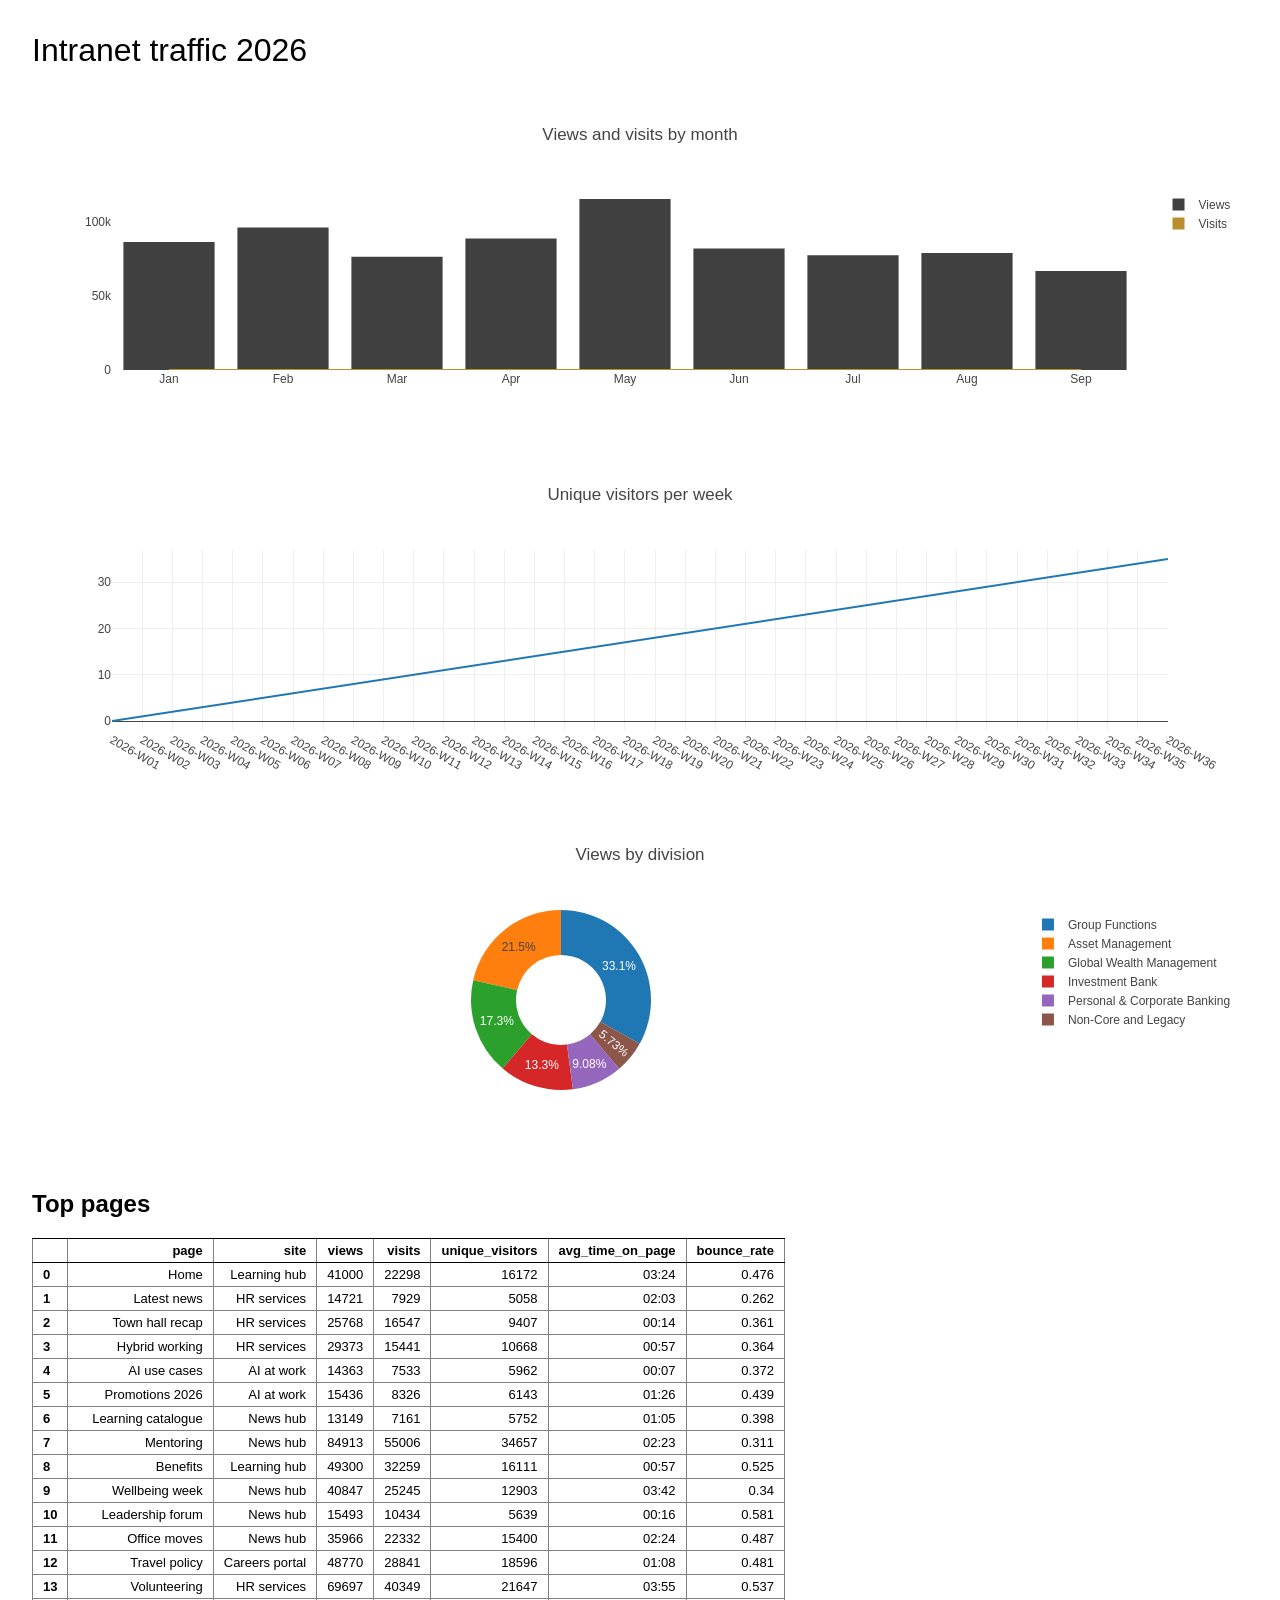
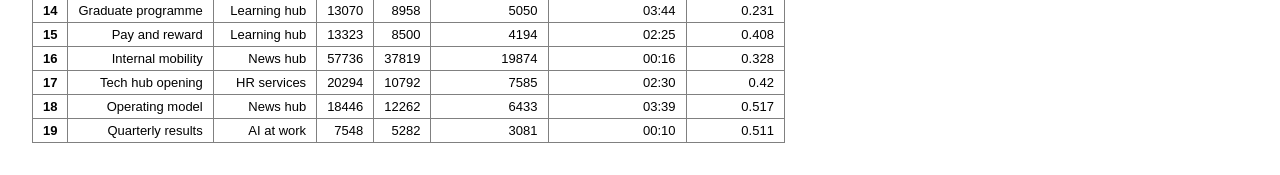
<file: test-dashboards/01-intranet-plotly.html>
<!DOCTYPE html>
<html lang="en"><head><meta charset="utf-8"><title>Intranet traffic 2026</title><script src="https://cdn.plot.ly/plotly-2.35.2.min.js" charset="utf-8"></script>
<style>body{font-family:Arial,sans-serif;margin:32px;color:#000;background:#fff}h1{font-weight:400}
table{border-collapse:collapse;font-size:13px}th,td{padding:4px 10px;text-align:right}th:first-child,td:first-child{text-align:left}
thead th{border-top:1px solid #000;border-bottom:1px solid #000}.kpis{display:flex;gap:32px;margin:16px 0}
.kpi-label{color:#7A7870;font-size:12px}.kpi-value{font-size:28px}.chart{width:720px;height:320px;margin:12px 0 28px}</style>
</head><body>
<h1>Intranet traffic 2026</h1>
<div id="5c1f0a2e-7b41-4b8a-9d8e-1f2a3b4c5d6e" class="plotly-graph-div" style="height:360px; width:100%;"></div><script type="text/javascript">window.PLOTLYENV=window.PLOTLYENV || {};if (document.getElementById("5c1f0a2e-7b41-4b8a-9d8e-1f2a3b4c5d6e")) { Plotly.newPlot("5c1f0a2e-7b41-4b8a-9d8e-1f2a3b4c5d6e", [{"name": "Views", "type": "bar", "x": ["Jan", "Feb", "Mar", "Apr", "May", "Jun", "Jul", "Aug", "Sep"], "y": [86001, 95750, 76180, 88415, 114999, 81757, 77128, 78683, 66575], "marker": {"color": "#404040"}}, {"name": "Visits", "type": "bar", "x": ["Jan", "Feb", "Mar", "Apr", "May", "Jun", "Jul", "Aug", "Sep"], "y": {"dtype": "i4", "bdata": "gKQAAMioAABZqwAAM60AAHXzAAAdsAAArZEAADClAAA0dQAA"}, "marker": {"color": "#B98E2C"}}], {"title": {"text": "Views and visits by month"}, "template": {"data": {"bar": [{"type": "bar"}]}}, "height": 360}, {"responsive": true})};</script>
<div id="8a9b0c1d-2e3f-4a5b-8c7d-9e0f1a2b3c4d" class="plotly-graph-div" style="height:360px; width:100%;"></div><script type="text/javascript">window.PLOTLYENV=window.PLOTLYENV || {};if (document.getElementById("8a9b0c1d-2e3f-4a5b-8c7d-9e0f1a2b3c4d")) { Plotly.newPlot("8a9b0c1d-2e3f-4a5b-8c7d-9e0f1a2b3c4d", [{"name": "Unique visitors", "type": "scatter", "mode": "lines", "x": ["2026-W01", "2026-W02", "2026-W03", "2026-W04", "2026-W05", "2026-W06", "2026-W07", "2026-W08", "2026-W09", "2026-W10", "2026-W11", "2026-W12", "2026-W13", "2026-W14", "2026-W15", "2026-W16", "2026-W17", "2026-W18", "2026-W19", "2026-W20", "2026-W21", "2026-W22", "2026-W23", "2026-W24", "2026-W25", "2026-W26", "2026-W27", "2026-W28", "2026-W29", "2026-W30", "2026-W31", "2026-W32", "2026-W33", "2026-W34", "2026-W35", "2026-W36"], "y": {"dtype": "f8", "bdata": "mpmZmRlyykBmZmZm5svGQDMzMzMzUsBAzczMzIyBw0CamZmZmWe/QGZmZmYmLMRAzczMzAw1xkBmZmZmpiDKQM3MzMxMPsJAAAAAAIBZv0CamZmZ2XfFQM3MzMzMSsRAzczMzAwvw0AAAAAAQBHKQAAAAACAGcBAAAAAAACDwEAzMzMz8x/[base64]"}}], {"title": {"text": "Unique visitors per week"}, "template": {"data": {"bar": [{"type": "bar"}]}}, "height": 360}, {"responsive": true})};</script>
<div id="0f1e2d3c-4b5a-4968-8776-5a4b3c2d1e0f" class="plotly-graph-div" style="height:360px; width:100%;"></div><script type="text/javascript">window.PLOTLYENV=window.PLOTLYENV || {};if (document.getElementById("0f1e2d3c-4b5a-4968-8776-5a4b3c2d1e0f")) { Plotly.newPlot("0f1e2d3c-4b5a-4968-8776-5a4b3c2d1e0f", [{"type": "pie", "labels": ["Group Functions", "Global Wealth Management", "Personal & Corporate Banking", "Investment Bank", "Asset Management", "Non-Core and Legacy"], "values": [90381, 47274, 24813, 36422, 58725, 15667], "hole": 0.5}], {"title": {"text": "Views by division"}, "template": {"data": {"bar": [{"type": "bar"}]}}, "height": 360}, {"responsive": true})};</script>
<h2>Top pages</h2>
<table border="1" class="dataframe">
  <thead>
    <tr style="text-align: right;">
      <th></th><th>page</th><th>site</th><th>views</th><th>visits</th><th>unique_visitors</th><th>avg_time_on_page</th><th>bounce_rate</th></tr>
  </thead>
  <tbody><tr><th>0</th><td>Home</td><td>Learning hub</td><td>41000</td><td>22298</td><td>16172</td><td>03:24</td><td>0.476</td></tr><tr><th>1</th><td>Latest news</td><td>HR services</td><td>14721</td><td>7929</td><td>5058</td><td>02:03</td><td>0.262</td></tr><tr><th>2</th><td>Town hall recap</td><td>HR services</td><td>25768</td><td>16547</td><td>9407</td><td>00:14</td><td>0.361</td></tr><tr><th>3</th><td>Hybrid working</td><td>HR services</td><td>29373</td><td>15441</td><td>10668</td><td>00:57</td><td>0.364</td></tr><tr><th>4</th><td>AI use cases</td><td>AI at work</td><td>14363</td><td>7533</td><td>5962</td><td>00:07</td><td>0.372</td></tr><tr><th>5</th><td>Promotions 2026</td><td>AI at work</td><td>15436</td><td>8326</td><td>6143</td><td>01:26</td><td>0.439</td></tr><tr><th>6</th><td>Learning catalogue</td><td>News hub</td><td>13149</td><td>7161</td><td>5752</td><td>01:05</td><td>0.398</td></tr><tr><th>7</th><td>Mentoring</td><td>News hub</td><td>84913</td><td>55006</td><td>34657</td><td>02:23</td><td>0.311</td></tr><tr><th>8</th><td>Benefits</td><td>Learning hub</td><td>49300</td><td>32259</td><td>16111</td><td>00:57</td><td>0.525</td></tr><tr><th>9</th><td>Wellbeing week</td><td>News hub</td><td>40847</td><td>25245</td><td>12903</td><td>03:42</td><td>0.34</td></tr><tr><th>10</th><td>Leadership forum</td><td>News hub</td><td>15493</td><td>10434</td><td>5639</td><td>00:16</td><td>0.581</td></tr><tr><th>11</th><td>Office moves</td><td>News hub</td><td>35966</td><td>22332</td><td>15400</td><td>02:24</td><td>0.487</td></tr><tr><th>12</th><td>Travel policy</td><td>Careers portal</td><td>48770</td><td>28841</td><td>18596</td><td>01:08</td><td>0.481</td></tr><tr><th>13</th><td>Volunteering</td><td>HR services</td><td>69697</td><td>40349</td><td>21647</td><td>03:55</td><td>0.537</td></tr><tr><th>14</th><td>Graduate programme</td><td>Learning hub</td><td>13070</td><td>8958</td><td>5050</td><td>03:44</td><td>0.231</td></tr><tr><th>15</th><td>Pay and reward</td><td>Learning hub</td><td>13323</td><td>8500</td><td>4194</td><td>02:25</td><td>0.408</td></tr><tr><th>16</th><td>Internal mobility</td><td>News hub</td><td>57736</td><td>37819</td><td>19874</td><td>00:16</td><td>0.328</td></tr><tr><th>17</th><td>Tech hub opening</td><td>HR services</td><td>20294</td><td>10792</td><td>7585</td><td>02:30</td><td>0.42</td></tr><tr><th>18</th><td>Operating model</td><td>News hub</td><td>18446</td><td>12262</td><td>6433</td><td>03:39</td><td>0.517</td></tr><tr><th>19</th><td>Quarterly results</td><td>AI at work</td><td>7548</td><td>5282</td><td>3081</td><td>00:10</td><td>0.511</td></tr></tbody>
</table>
</body></html>
</file>
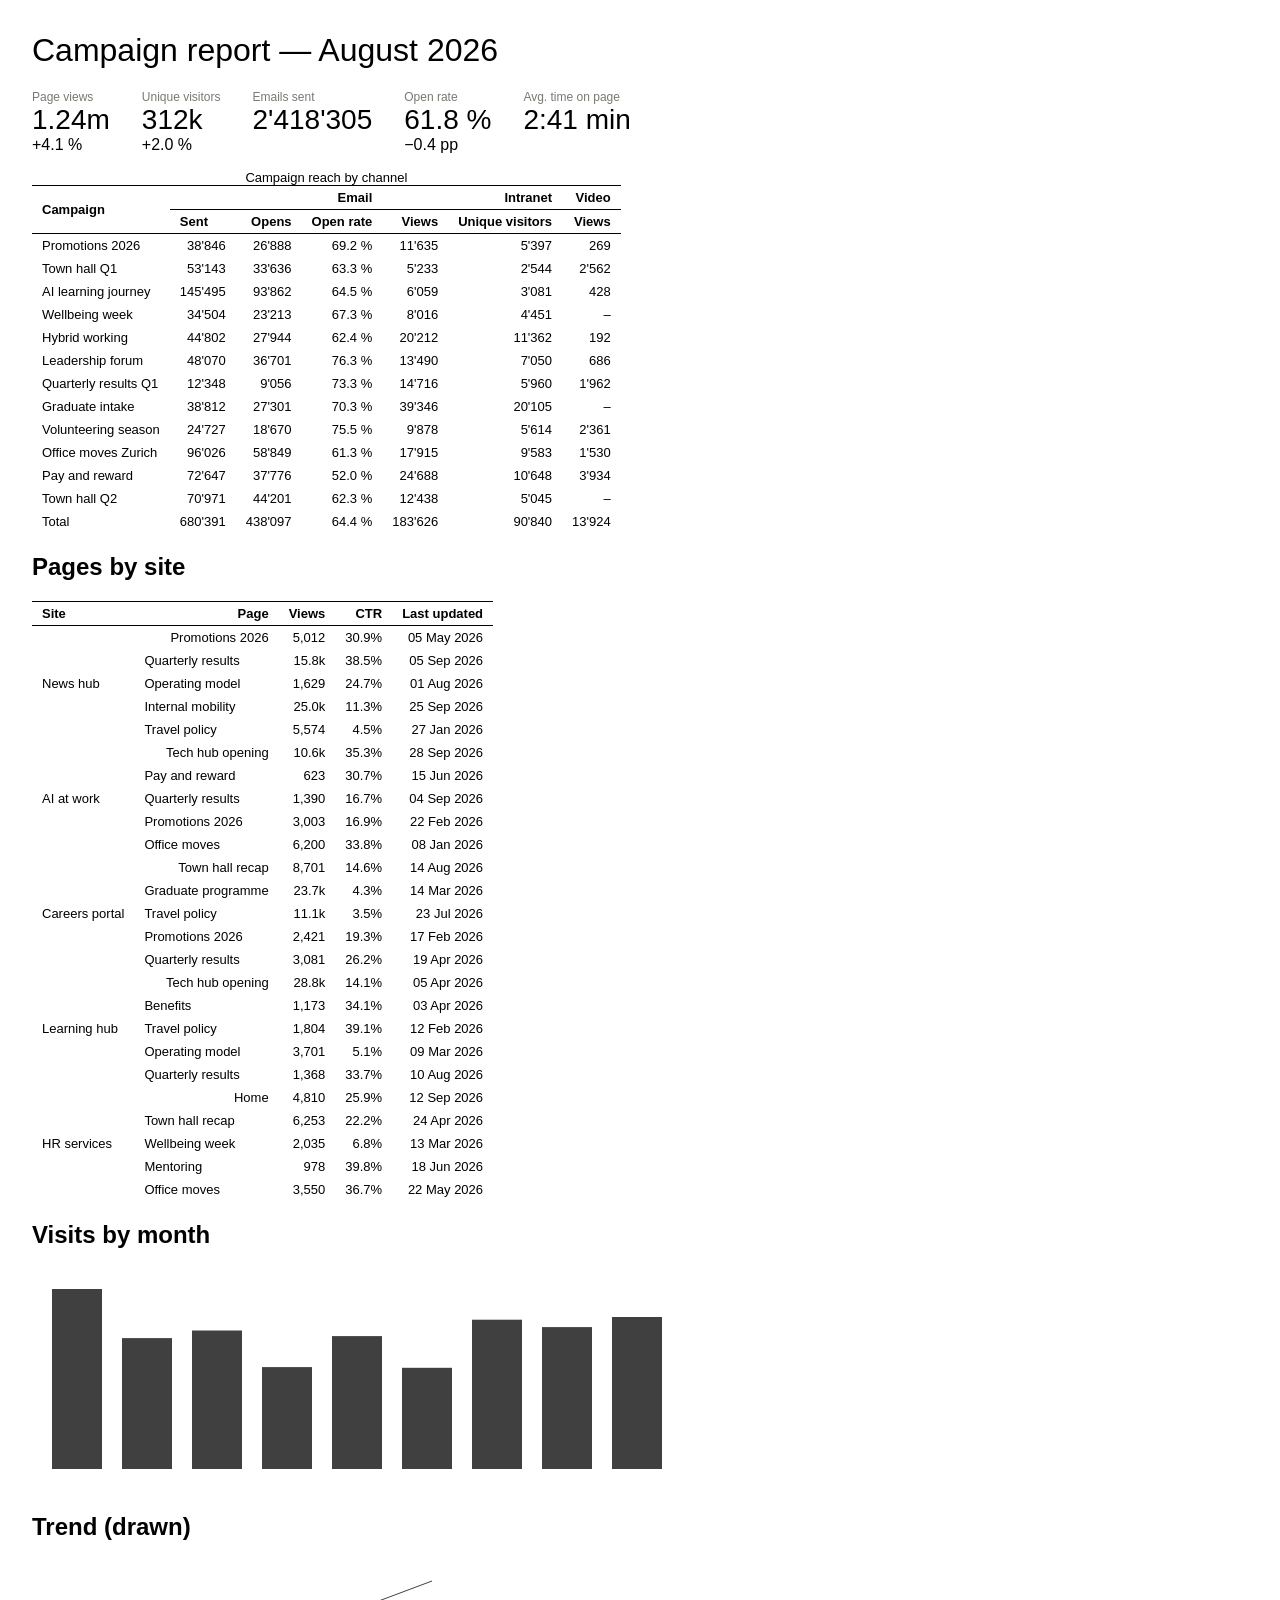
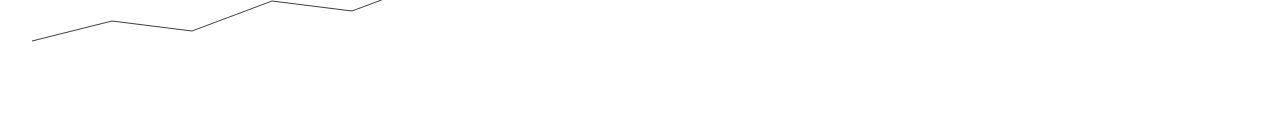
<file: test-dashboards/04-campaign-static.html>
<!DOCTYPE html>
<html lang="en"><head><meta charset="utf-8"><title>Campaign report — August 2026</title>
<style>body{font-family:Arial,sans-serif;margin:32px;color:#000;background:#fff}h1{font-weight:400}
table{border-collapse:collapse;font-size:13px}th,td{padding:4px 10px;text-align:right}th:first-child,td:first-child{text-align:left}
thead th{border-top:1px solid #000;border-bottom:1px solid #000}.kpis{display:flex;gap:32px;margin:16px 0}
.kpi-label{color:#7A7870;font-size:12px}.kpi-value{font-size:28px}.chart{width:720px;height:320px;margin:12px 0 28px}</style>
</head><body>
<h1>Campaign report — August 2026</h1>
<div class="kpis"><div class="kpi"><div class="kpi-label">Page views</div><div class="kpi-value">1.24m</div><div class="kpi-delta">+4.1 %</div></div><div class="kpi"><div class="kpi-label">Unique visitors</div><div class="kpi-value">312k</div><div class="kpi-delta">+2.0 %</div></div><div class="kpi"><div class="kpi-label">Emails sent</div><div class="kpi-value">2'418'305</div><div class="kpi-delta"></div></div><div class="kpi"><div class="kpi-label">Open rate</div><div class="kpi-value">61.8 %</div><div class="kpi-delta">−0.4 pp</div></div><div class="kpi"><div class="kpi-label">Avg. time on page</div><div class="kpi-value">2:41 min</div><div class="kpi-delta"></div></div></div>
<table id="campaigns"><caption>Campaign reach by channel</caption>
<thead><tr><th rowspan="2">Campaign</th><th colspan="3">Email</th><th colspan="2">Intranet</th><th>Video</th></tr>
<tr><th>Sent</th><th>Opens</th><th>Open rate</th><th>Views</th><th>Unique visitors</th><th>Views</th></tr></thead>
<tbody><tr><td>Promotions 2026</td><td>38'846</td><td>26'888</td><td>69.2 %</td><td>11'635</td><td>5'397</td><td>269</td></tr><tr><td>Town hall Q1</td><td>53'143</td><td>33'636</td><td>63.3 %</td><td>5'233</td><td>2'544</td><td>2'562</td></tr><tr><td>AI learning journey</td><td>145'495</td><td>93'862</td><td>64.5 %</td><td>6'059</td><td>3'081</td><td>428</td></tr><tr><td>Wellbeing week</td><td>34'504</td><td>23'213</td><td>67.3 %</td><td>8'016</td><td>4'451</td><td>–</td></tr><tr><td>Hybrid working</td><td>44'802</td><td>27'944</td><td>62.4 %</td><td>20'212</td><td>11'362</td><td>192</td></tr><tr><td>Leadership forum</td><td>48'070</td><td>36'701</td><td>76.3 %</td><td>13'490</td><td>7'050</td><td>686</td></tr><tr><td>Quarterly results Q1</td><td>12'348</td><td>9'056</td><td>73.3 %</td><td>14'716</td><td>5'960</td><td>1'962</td></tr><tr><td>Graduate intake</td><td>38'812</td><td>27'301</td><td>70.3 %</td><td>39'346</td><td>20'105</td><td>–</td></tr><tr><td>Volunteering season</td><td>24'727</td><td>18'670</td><td>75.5 %</td><td>9'878</td><td>5'614</td><td>2'361</td></tr><tr><td>Office moves Zurich</td><td>96'026</td><td>58'849</td><td>61.3 %</td><td>17'915</td><td>9'583</td><td>1'530</td></tr><tr><td>Pay and reward</td><td>72'647</td><td>37'776</td><td>52.0 %</td><td>24'688</td><td>10'648</td><td>3'934</td></tr><tr><td>Town hall Q2</td><td>70'971</td><td>44'201</td><td>62.3 %</td><td>12'438</td><td>5'045</td><td>–</td></tr></tbody>
<tfoot><tr><td>Total</td><td>680'391</td><td>438'097</td><td>64.4 %</td>
<td>183'626</td><td>90'840</td><td>13'924</td></tr></tfoot></table>
<h2>Pages by site</h2><table class="report"><thead><tr><th>Site</th><th>Page</th><th>Views</th><th>CTR</th><th>Last updated</th></tr></thead><tbody><tr><td rowspan="5">News hub</td><td>Promotions 2026</td><td>5,012</td><td>30.9%</td><td>05 May 2026</td></tr><tr><td>Quarterly results</td><td>15.8k</td><td>38.5%</td><td>05 Sep 2026</td></tr><tr><td>Operating model</td><td>1,629</td><td>24.7%</td><td>01 Aug 2026</td></tr><tr><td>Internal mobility</td><td>25.0k</td><td>11.3%</td><td>25 Sep 2026</td></tr><tr><td>Travel policy</td><td>5,574</td><td>4.5%</td><td>27 Jan 2026</td></tr><tr><td rowspan="5">AI at work</td><td>Tech hub opening</td><td>10.6k</td><td>35.3%</td><td>28 Sep 2026</td></tr><tr><td>Pay and reward</td><td>623</td><td>30.7%</td><td>15 Jun 2026</td></tr><tr><td>Quarterly results</td><td>1,390</td><td>16.7%</td><td>04 Sep 2026</td></tr><tr><td>Promotions 2026</td><td>3,003</td><td>16.9%</td><td>22 Feb 2026</td></tr><tr><td>Office moves</td><td>6,200</td><td>33.8%</td><td>08 Jan 2026</td></tr><tr><td rowspan="5">Careers portal</td><td>Town hall recap</td><td>8,701</td><td>14.6%</td><td>14 Aug 2026</td></tr><tr><td>Graduate programme</td><td>23.7k</td><td>4.3%</td><td>14 Mar 2026</td></tr><tr><td>Travel policy</td><td>11.1k</td><td>3.5%</td><td>23 Jul 2026</td></tr><tr><td>Promotions 2026</td><td>2,421</td><td>19.3%</td><td>17 Feb 2026</td></tr><tr><td>Quarterly results</td><td>3,081</td><td>26.2%</td><td>19 Apr 2026</td></tr><tr><td rowspan="5">Learning hub</td><td>Tech hub opening</td><td>28.8k</td><td>14.1%</td><td>05 Apr 2026</td></tr><tr><td>Benefits</td><td>1,173</td><td>34.1%</td><td>03 Apr 2026</td></tr><tr><td>Travel policy</td><td>1,804</td><td>39.1%</td><td>12 Feb 2026</td></tr><tr><td>Operating model</td><td>3,701</td><td>5.1%</td><td>09 Mar 2026</td></tr><tr><td>Quarterly results</td><td>1,368</td><td>33.7%</td><td>10 Aug 2026</td></tr><tr><td rowspan="5">HR services</td><td>Home</td><td>4,810</td><td>25.9%</td><td>12 Sep 2026</td></tr><tr><td>Town hall recap</td><td>6,253</td><td>22.2%</td><td>24 Apr 2026</td></tr><tr><td>Wellbeing week</td><td>2,035</td><td>6.8%</td><td>13 Mar 2026</td></tr><tr><td>Mentoring</td><td>978</td><td>39.8%</td><td>18 Jun 2026</td></tr><tr><td>Office moves</td><td>3,550</td><td>36.7%</td><td>22 May 2026</td></tr></tbody></table>
<h2>Visits by month</h2><svg width="680" height="220" role="img"><rect x="20" y="20.0" width="50" height="180.0" fill="#404040" data-month="Jan" data-visits="24267"><title>Jan: 24,267 visits</title></rect><rect x="90" y="69.1" width="50" height="130.9" fill="#404040" data-month="Feb" data-visits="17645"><title>Feb: 17,645 visits</title></rect><rect x="160" y="61.5" width="50" height="138.5" fill="#404040" data-month="Mar" data-visits="18678"><title>Mar: 18,678 visits</title></rect><rect x="230" y="98.1" width="50" height="101.9" fill="#404040" data-month="Apr" data-visits="13737"><title>Apr: 13,737 visits</title></rect><rect x="300" y="67.1" width="50" height="132.9" fill="#404040" data-month="May" data-visits="17921"><title>May: 17,921 visits</title></rect><rect x="370" y="98.8" width="50" height="101.2" fill="#404040" data-month="Jun" data-visits="13643"><title>Jun: 13,643 visits</title></rect><rect x="440" y="50.7" width="50" height="149.3" fill="#404040" data-month="Jul" data-visits="20127"><title>Jul: 20,127 visits</title></rect><rect x="510" y="58.1" width="50" height="141.9" fill="#404040" data-month="Aug" data-visits="19127"><title>Aug: 19,127 visits</title></rect><rect x="580" y="48.0" width="50" height="152.0" fill="#404040" data-month="Sep" data-visits="20487"><title>Sep: 20,487 visits</title></rect></svg>
<h2>Trend (drawn)</h2><svg width="680" height="120"><path d="M0,80 L80,60 L160,70 L240,40 L320,50 L400,20" stroke="#404040" fill="none"/></svg>
</body></html>
</file>
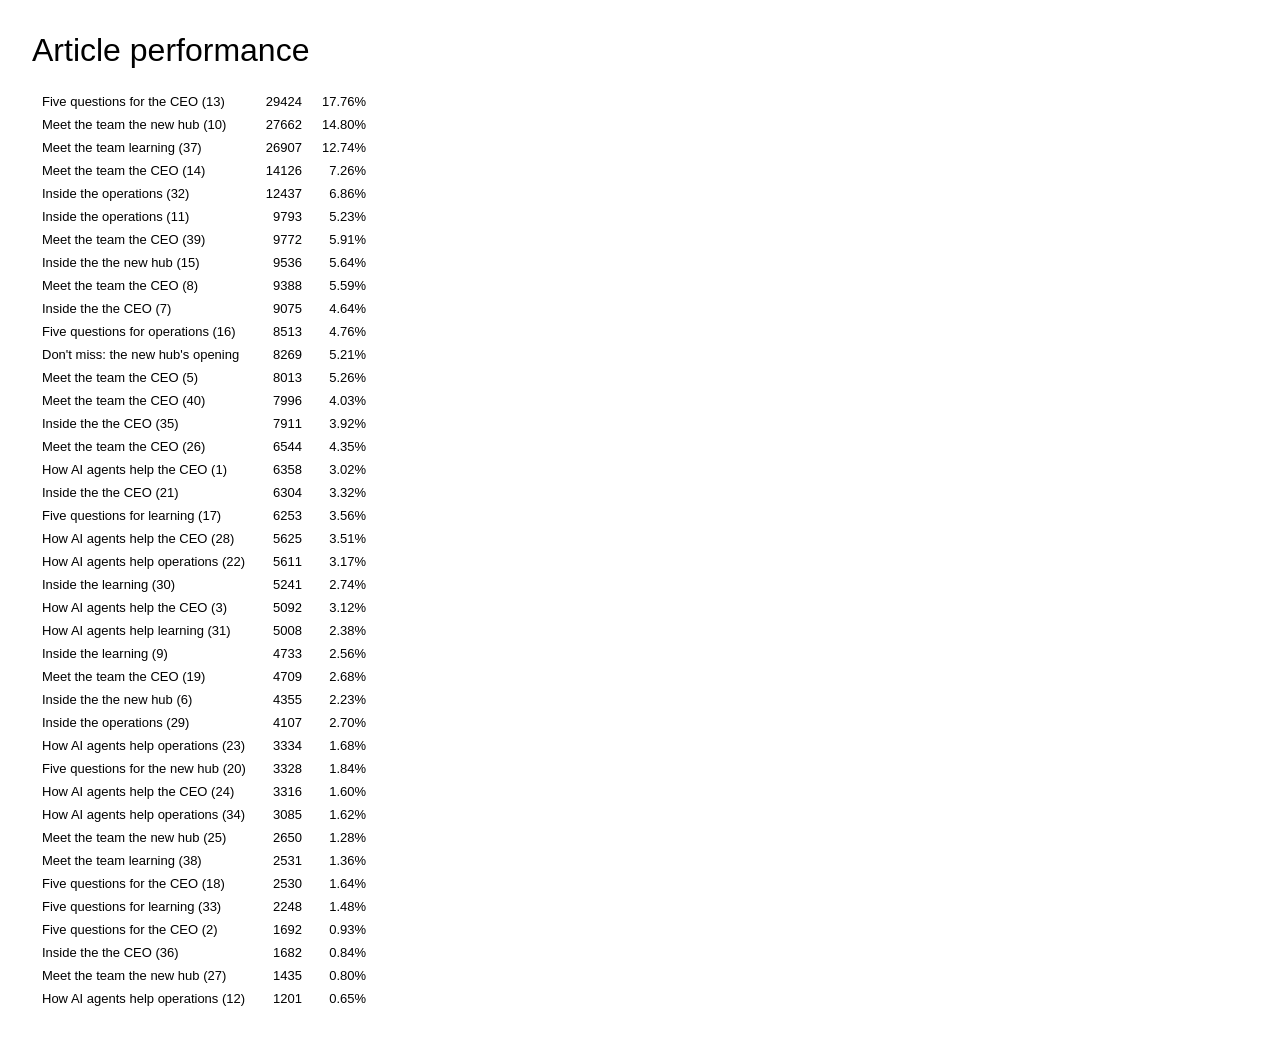
<file: test-dashboards/06-articles-vite.html>
<!DOCTYPE html>
<html lang="en"><head><meta charset="utf-8"><title>Article performance</title>
<style>body{font-family:Arial,sans-serif;margin:32px;color:#000;background:#fff}h1{font-weight:400}
table{border-collapse:collapse;font-size:13px}th,td{padding:4px 10px;text-align:right}th:first-child,td:first-child{text-align:left}
thead th{border-top:1px solid #000;border-bottom:1px solid #000}.kpis{display:flex;gap:32px;margin:16px 0}
.kpi-label{color:#7A7870;font-size:12px}.kpi-value{font-size:28px}.chart{width:720px;height:320px;margin:12px 0 28px}</style>
</head><body>
<div id="app"><h1>Article performance</h1><table><tbody id="root"></tbody></table></div>
<script type="module" crossorigin>(function(){const t=document.createElement("link").relList;if(t&&t.supports&&t.supports("modulepreload"))return;for(const l of document.querySelectorAll('link[rel="modulepreload"]'))r(l);function r(l){if(l.ep)return;l.ep=!0}})();var Xe=Object.defineProperty;var Ke=(e,t,n)=>t in e?Xe(e,t,{enumerable:!0,configurable:!0,writable:!0,value:n}):e[t]=n;const Ya=JSON.parse('[{"article":"How AI agents help the CEO (1)","channel":"Tech & Ops news","published":"2026-08-11","views":6358,"unique_visitors":3210,"likes":214,"comments":20,"reading_time_s":255},{"article":"Five questions for the CEO (2)","channel":"Tech & Ops news","published":"2026-07-11","views":1692,"unique_visitors":989,"likes":128,"comments":27,"reading_time_s":371},{"article":"How AI agents help the CEO (3)","channel":"Regional news APAC","published":"2026-05-27","views":5092,"unique_visitors":3301,"likes":28,"comments":3,"reading_time_s":122},{"article":"Don\'t miss: the new hub\'s opening","channel":"Regional news APAC","published":"2026-07-02","views":8269,"unique_visitors":5523,"likes":237,"comments":23,"reading_time_s":361},{"article":"Meet the team the CEO (5)","channel":"Tech & Ops news","published":"2026-08-14","views":8013,"unique_visitors":5587,"likes":95,"comments":37,"reading_time_s":150},{"article":"Inside the the new hub (6)","channel":"Regional news APAC","published":"2026-07-02","views":4355,"unique_visitors":2366,"likes":12,"comments":37,"reading_time_s":300},{"article":"Inside the the CEO (7)","channel":"Group HR news","published":"2026-05-16","views":9075,"unique_visitors":4906,"likes":65,"comments":25,"reading_time_s":385},{"article":"Meet the team the CEO (8)","channel":"Regional news APAC","published":"2026-04-10","views":9388,"unique_visitors":5902,"likes":164,"comments":36,"reading_time_s":366},{"article":"Inside the learning (9)","channel":"Tech & Ops news","published":"2026-02-11","views":4733,"unique_visitors":2691,"likes":107,"comments":4,"reading_time_s":43},{"article":"Meet the team the new hub (10)","channel":"Regional news APAC","published":"2026-05-06","views":27662,"unique_visitors":15648,"likes":261,"comments":30,"reading_time_s":358},{"article":"Inside the operations (11)","channel":"Group news","published":"2026-04-05","views":9793,"unique_visitors":5516,"likes":68,"comments":23,"reading_time_s":225},{"article":"How AI agents help operations (12)","channel":"Regional news APAC","published":"2026-06-13","views":1201,"unique_visitors":690,"likes":28,"comments":32,"reading_time_s":77},{"article":"Five questions for the CEO (13)","channel":"Group HR news","published":"2026-05-04","views":29424,"unique_visitors":18773,"likes":101,"comments":12,"reading_time_s":313},{"article":"Meet the team the CEO (14)","channel":"Regional news APAC","published":"2026-05-05","views":14126,"unique_visitors":7671,"likes":165,"comments":18,"reading_time_s":330},{"article":"Inside the the new hub (15)","channel":"Group HR news","published":"2026-06-01","views":9536,"unique_visitors":5973,"likes":199,"comments":28,"reading_time_s":50},{"article":"Five questions for operations (16)","channel":"Regional news APAC","published":"2026-09-07","views":8513,"unique_visitors":5070,"likes":289,"comments":23,"reading_time_s":48},{"article":"Five questions for learning (17)","channel":"Group news","published":"2026-08-12","views":6253,"unique_visitors":3780,"likes":237,"comments":18,"reading_time_s":262},{"article":"Five questions for the CEO (18)","channel":"Group HR news","published":"2026-09-24","views":2530,"unique_visitors":1745,"likes":194,"comments":27,"reading_time_s":212},{"article":"Meet the team the CEO (19)","channel":"Regional news APAC","published":"2026-04-15","views":4709,"unique_visitors":2829,"likes":134,"comments":4,"reading_time_s":377},{"article":"Five questions for the new hub (20)","channel":"Group HR news","published":"2026-05-22","views":3328,"unique_visitors":1946,"likes":166,"comments":8,"reading_time_s":145},{"article":"Inside the the CEO (21)","channel":"Group news","published":"2026-06-01","views":6304,"unique_visitors":3517,"likes":285,"comments":21,"reading_time_s":177},{"article":"How AI agents help operations (22)","channel":"Tech & Ops news","published":"2026-07-23","views":5611,"unique_visitors":3367,"likes":275,"comments":17,"reading_time_s":244},{"article":"How AI agents help operations (23)","channel":"Regional news APAC","published":"2026-09-12","views":3334,"unique_visitors":1786,"likes":110,"comments":39,"reading_time_s":397},{"article":"How AI agents help the CEO (24)","channel":"Tech & Ops news","published":"2026-09-14","views":3316,"unique_visitors":1705,"likes":213,"comments":2,"reading_time_s":293},{"article":"Meet the team the new hub (25)","channel":"Regional news APAC","published":"2026-03-17","views":2650,"unique_visitors":1353,"likes":62,"comments":32,"reading_time_s":167},{"article":"Meet the team the CEO (26)","channel":"Regional news APAC","published":"2026-01-24","views":6544,"unique_visitors":4567,"likes":110,"comments":37,"reading_time_s":90},{"article":"Meet the team the new hub (27)","channel":"Group news","published":"2026-08-22","views":1435,"unique_visitors":854,"likes":133,"comments":39,"reading_time_s":252},{"article":"How AI agents help the CEO (28)","channel":"Tech & Ops news","published":"2026-07-21","views":5625,"unique_visitors":3721,"likes":39,"comments":23,"reading_time_s":355},{"article":"Inside the operations (29)","channel":"Group HR news","published":"2026-07-25","views":4107,"unique_visitors":2862,"likes":195,"comments":34,"reading_time_s":322},{"article":"Inside the learning (30)","channel":"Tech & Ops news","published":"2026-06-14","views":5241,"unique_visitors":2899,"likes":62,"comments":20,"reading_time_s":231},{"article":"How AI agents help learning (31)","channel":"Group HR news","published":"2026-06-02","views":5008,"unique_visitors":2521,"likes":287,"comments":24,"reading_time_s":227},{"article":"Inside the operations (32)","channel":"Tech & Ops news","published":"2026-06-23","views":12437,"unique_visitors":7267,"likes":273,"comments":31,"reading_time_s":117},{"article":"Five questions for learning (33)","channel":"Regional news APAC","published":"2026-04-14","views":2248,"unique_visitors":1564,"likes":97,"comments":30,"reading_time_s":52},{"article":"How AI agents help operations (34)","channel":"Regional news APAC","published":"2026-09-17","views":3085,"unique_visitors":1729,"likes":46,"comments":40,"reading_time_s":136},{"article":"Inside the the CEO (35)","channel":"Tech & Ops news","published":"2026-08-28","views":7911,"unique_visitors":4166,"likes":179,"comments":1,"reading_time_s":250},{"article":"Inside the the CEO (36)","channel":"Regional news APAC","published":"2026-03-14","views":1682,"unique_visitors":883,"likes":174,"comments":17,"reading_time_s":235},{"article":"Meet the team learning (37)","channel":"Tech & Ops news","published":"2026-06-17","views":26907,"unique_visitors":13486,"likes":28,"comments":28,"reading_time_s":87},{"article":"Meet the team learning (38)","channel":"Tech & Ops news","published":"2026-09-14","views":2531,"unique_visitors":1449,"likes":84,"comments":19,"reading_time_s":376},{"article":"Meet the team the CEO (39)","channel":"Tech & Ops news","published":"2026-02-26","views":9772,"unique_visitors":6211,"likes":165,"comments":19,"reading_time_s":254},{"article":"Meet the team the CEO (40)","channel":"Group HR news","published":"2026-05-05","views":7996,"unique_visitors":4261,"likes":19,"comments":36,"reading_time_s":216}]'),Qm=[{d:"2026-01",hc:104980},{d:"2026-02",hc:105160},{d:"2026-03",hc:105340},{d:"2026-04",hc:105520},{d:"2026-05",hc:105700},{d:"2026-06",hc:105880},{d:"2026-07",hc:106060},{d:"2026-08",hc:106240},{d:"2026-09",hc:106420}],Zr=["views","unique_visitors","likes"],Gf={GF:"Group Functions",IB:"Investment Bank",AM:"Asset Management"};function Jr(e){const t=Qm.find(n=>n.d===e.published.slice(0,7));return t?e.unique_visitors/t.hc:0}function Wo(){const e=document.getElementById("root");e.innerHTML=Ya.slice().sort((t,n)=>n.views-t.views).map(t=>`<tr><td>${t.article}</td><td>${t.views}</td><td>${(Jr(t)*100).toFixed(2)}%</td></tr>`).join("")}Wo();</script>
</body></html>
</file>
